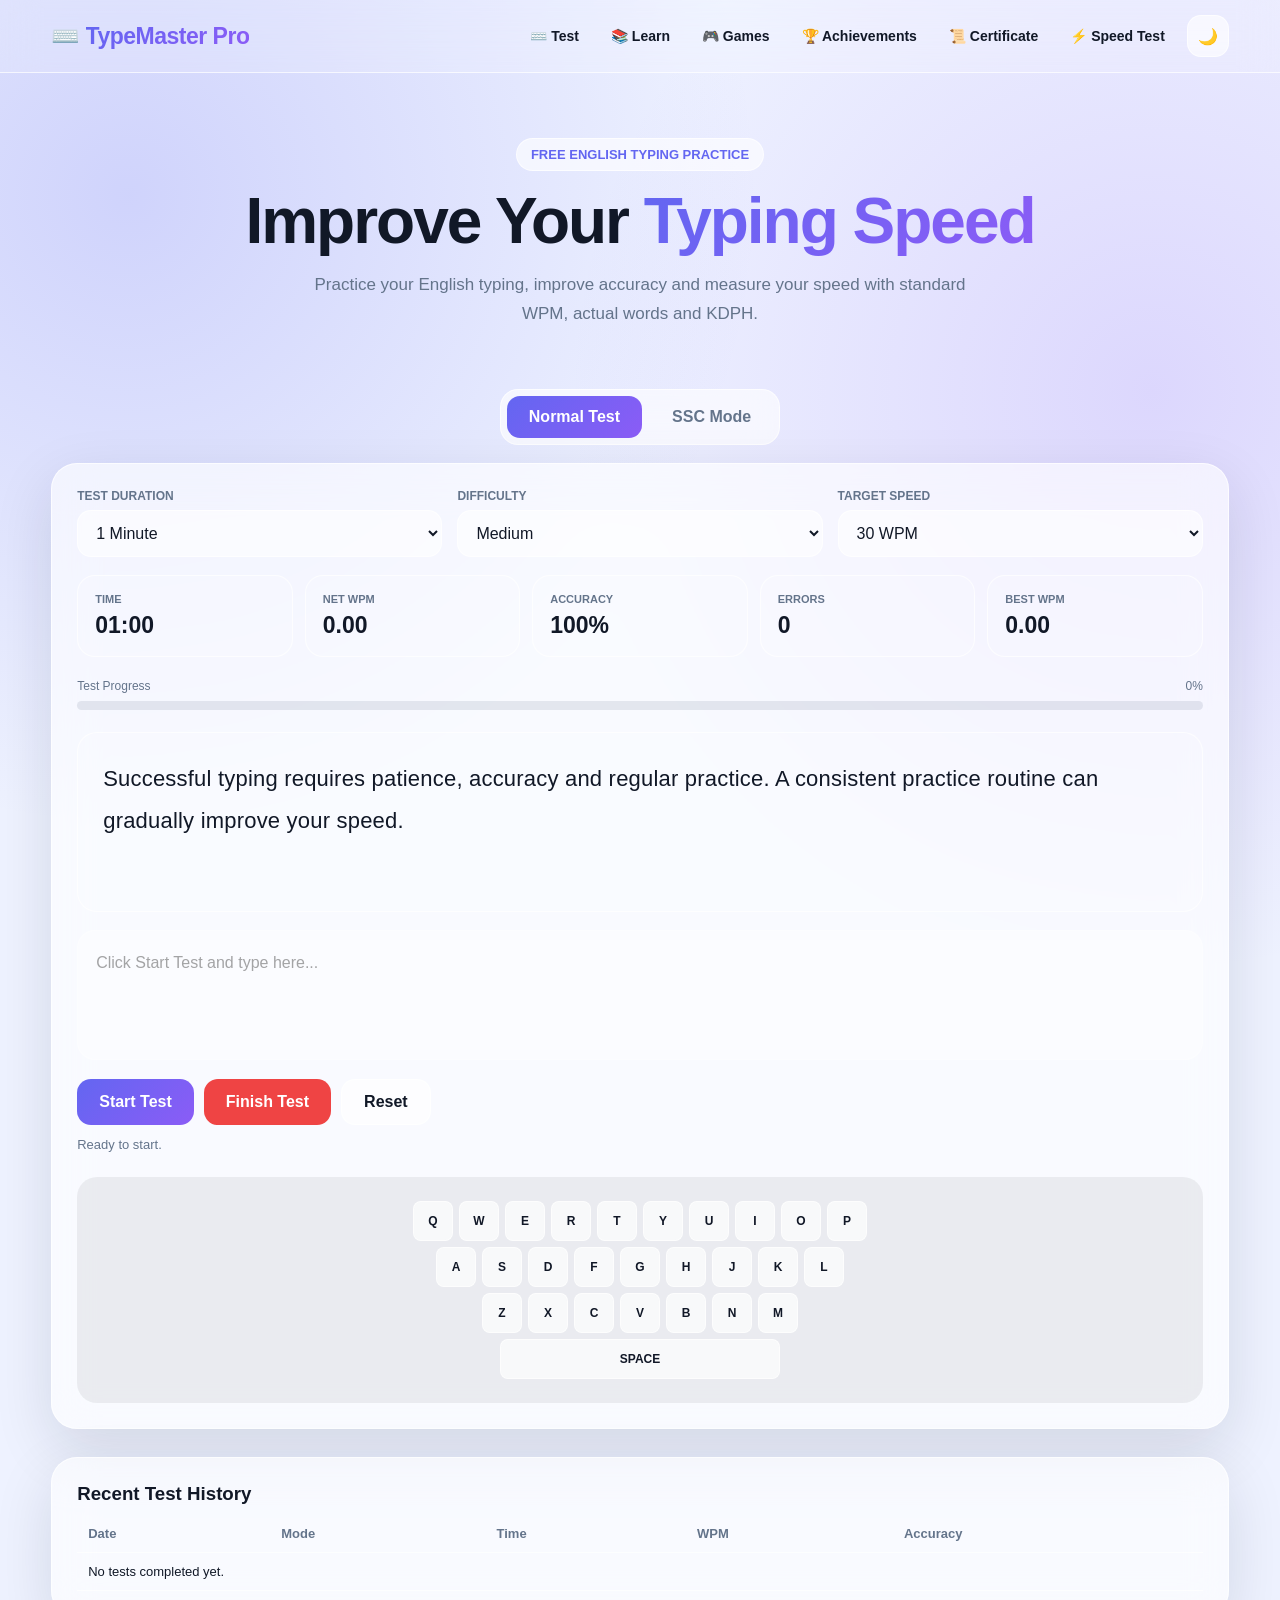
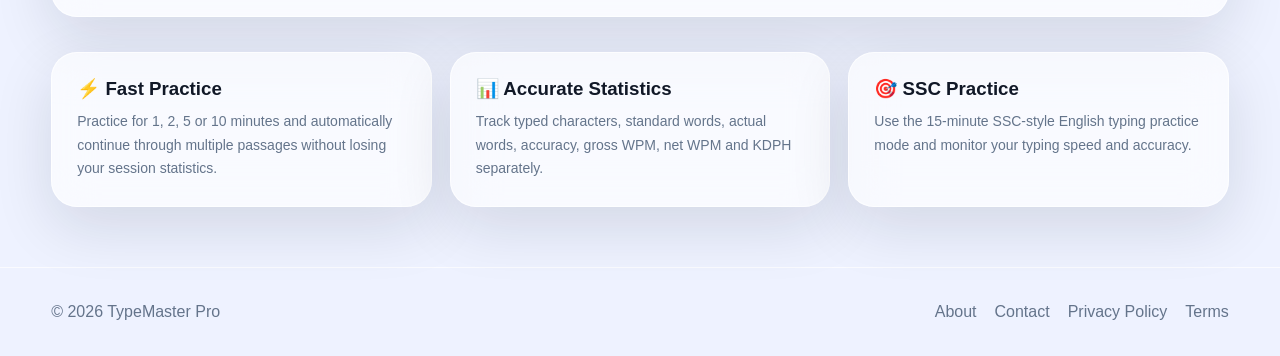
<file: index.html>
<!DOCTYPE html>
<html lang="en">
<head>
<meta charset="UTF-8">

<meta name="viewport" content="width=device-width, initial-scale=1.0">

<title>TypeMaster Pro - Free Online Typing Test</title>

<meta name="description"
content="Free online English typing test with WPM, accuracy, KDPH, standard words, actual words, SSC typing practice and typing history.">

<meta name="keywords"
content="typing test, typing master, typing master pro, typing speed test, WPM test, typing game, computer game, SSC typing test, English typing practice, KDPH">

<link rel="icon"
href="data:image/svg+xml,%3Csvg xmlns='http://www.w3.org/2000/svg' viewBox='0 0 100 100'%3E%3Ctext y='.9em' font-size='90'%3E⌨️%3C/text%3E%3C/svg%3E">
    
<style>

*{
    box-sizing:border-box;
    margin:0;
    padding:0;
}

:root{
    --bg:#eef2ff;
    --text:#111827;
    --muted:#64748b;
    --card:rgba(255,255,255,.62);
    --border:rgba(255,255,255,.7);
    --input:rgba(255,255,255,.55);
    --accent:#6366f1;
    --accent2:#8b5cf6;
    --danger:#ef4444;
    --success:#16a34a;
    --shadow:0 20px 60px rgba(15,23,42,.12);
}

body.dark-mode{
    --bg:#080b16;
    --text:#f8fafc;
    --muted:#94a3b8;
    --card:rgba(15,23,42,.62);
    --border:rgba(255,255,255,.10);
    --input:rgba(15,23,42,.55);
    --shadow:0 20px 60px rgba(0,0,0,.35);
}

body{
    font-family:Inter,Segoe UI,Arial,sans-serif;
    background:
        radial-gradient(circle at 10% 10%,rgba(99,102,241,.22),transparent 30%),
        radial-gradient(circle at 90% 20%,rgba(139,92,246,.18),transparent 30%),
        var(--bg);
    color:var(--text);
    min-height:100vh;
    transition:.3s;
}

button,
select,
textarea{
    font:inherit;
}

button{
    cursor:pointer;
}

.container{
    width:min(1180px,92%);
    margin:auto;
}

/* HEADER */

header{
    position:sticky;
    top:0;
    z-index:50;
    backdrop-filter:blur(18px);
    background:rgba(255,255,255,.15);
    border-bottom:1px solid var(--border);
}

.nav{
    height:72px;
    display:flex;
    align-items:center;
    justify-content:space-between;
}

.logo{
    font-size:23px;
    font-weight:800;
    letter-spacing:-.5px;
}

.logo span{
    background:linear-gradient(135deg,var(--accent),var(--accent2));
    -webkit-background-clip:text;
    color:transparent;
}

.nav-right{
    display:flex;
    align-items:center;
    gap:10px;
}

.icon-btn{
    width:42px;
    height:42px;
    border-radius:14px;
    border:1px solid var(--border);
    background:var(--card);
    color:var(--text);
}

/* HERO */

.hero{
    padding:65px 0 30px;
    text-align:center;
}

.badge{
    display:inline-block;
    padding:8px 14px;
    border-radius:30px;
    background:var(--card);
    border:1px solid var(--border);
    color:var(--accent);
    font-size:13px;
    font-weight:700;
    margin-bottom:18px;
}

.hero h1{
    font-size:clamp(36px,6vw,64px);
    line-height:1;
    letter-spacing:-2px;
    margin-bottom:18px;
}

.gradient{
    background:linear-gradient(135deg,var(--accent),var(--accent2));
    -webkit-background-clip:text;
    color:transparent;
}

.hero p{
    max-width:700px;
    margin:auto;
    color:var(--muted);
    font-size:17px;
    line-height:1.7;
}

/* TABS */

.tabs{
    display:flex;
    gap:8px;
    margin:30px auto 18px;
    width:max-content;
    padding:6px;
    border-radius:18px;
    background:var(--card);
    border:1px solid var(--border);
    backdrop-filter:blur(20px);
}

.tab{
    border:0;
    padding:12px 22px;
    border-radius:13px;
    background:transparent;
    color:var(--muted);
    font-weight:700;
}

.tab.active{
    background:linear-gradient(135deg,var(--accent),var(--accent2));
    color:white;
}

/* MAIN CARD */

.glass{
    background:var(--card);
    border:1px solid var(--border);
    box-shadow:var(--shadow);
    backdrop-filter:blur(22px);
    -webkit-backdrop-filter:blur(22px);
    border-radius:26px;
}

.test-card{
    padding:25px;
    margin-bottom:28px;
}

/* CONTROLS */

.controls{
    display:grid;
    grid-template-columns:repeat(3,1fr);
    gap:15px;
}

.control label{
    display:block;
    font-size:12px;
    color:var(--muted);
    font-weight:700;
    margin-bottom:7px;
}

select{
    width:100%;
    padding:13px 14px;
    border-radius:14px;
    border:1px solid var(--border);
    background:var(--input);
    color:var(--text);
    outline:none;
}

/* STATS */

.stats{
    display:grid;
    grid-template-columns:repeat(5,1fr);
    gap:12px;
    margin-top:18px;
}

.stat{
    padding:17px;
    border-radius:18px;
    background:rgba(255,255,255,.12);
    border:1px solid var(--border);
}

.stat small{
    color:var(--muted);
    display:block;
    font-size:11px;
    font-weight:700;
    margin-bottom:7px;
}

.stat strong{
    font-size:23px;
}

/* PROGRESS */

.progress-wrap{
    margin:22px 0;
}

.progress-info{
    display:flex;
    justify-content:space-between;
    color:var(--muted);
    font-size:12px;
    margin-bottom:8px;
}

.progress{
    height:9px;
    border-radius:20px;
    background:rgba(100,116,139,.15);
    overflow:hidden;
}

.progress-bar{
    width:0%;
    height:100%;
    background:linear-gradient(90deg,var(--accent),var(--accent2));
    transition:.2s;
}

/* PASSAGE */

.passage{
    min-height:180px;
    padding:25px;
    border-radius:20px;
    background:rgba(255,255,255,.10);
    border:1px solid var(--border);
    font-size:22px;
    line-height:1.9;
    letter-spacing:.2px;
    margin-bottom:18px;
}

.char.correct{
    color:var(--success);
}

.char.wrong{
    color:var(--danger);
    text-decoration:underline;
}

.char.current{
    background:rgba(99,102,241,.25);
    border-radius:3px;
}

/* INPUT */

textarea{
    width:100%;
    height:130px;
    resize:none;
    padding:18px;
    border-radius:18px;
    border:1px solid var(--border);
    background:var(--input);
    color:var(--text);
    outline:none;
    line-height:1.7;
}

textarea:focus{
    border-color:var(--accent);
    box-shadow:0 0 0 3px rgba(99,102,241,.12);
}

textarea:disabled{
    opacity:.65;
}

/* BUTTONS */

.actions{
    display:flex;
    gap:10px;
    margin-top:15px;
}

.btn{
    border:0;
    border-radius:14px;
    padding:13px 22px;
    font-weight:800;
}

.btn-primary{
    color:white;
    background:linear-gradient(135deg,var(--accent),var(--accent2));
}

.btn-secondary{
    background:var(--card);
    color:var(--text);
    border:1px solid var(--border);
}

.btn-danger{
    background:#ef4444;
    color:white;
}

/* KEYBOARD */

.keyboard{
    margin-top:25px;
    padding:18px;
    border-radius:20px;
    background:rgba(0,0,0,.06);
    overflow-x:auto;
}

body.dark-mode .keyboard{
    background:rgba(255,255,255,.04);
}

.key-row{
    display:flex;
    justify-content:center;
    gap:6px;
    margin:6px 0;
    min-width:650px;
}

.key{
    min-width:40px;
    height:40px;
    border-radius:8px;
    display:flex;
    align-items:center;
    justify-content:center;
    border:1px solid var(--border);
    background:var(--card);
    font-size:12px;
    font-weight:700;
    transition:.08s;
}

.key.active{
    background:var(--accent);
    color:white;
    transform:translateY(2px);
}

.key.space{
    width:280px;
}

/* RESULTS */

.result{
    display:none;
    padding:30px;
    margin-bottom:30px;
}

.result.show{
    display:block;
}

.result-title{
    text-align:center;
    margin-bottom:25px;
}

.result-title h2{
    font-size:32px;
    margin-bottom:8px;
}

.result-title p{
    color:var(--muted);
}

.result-main{
    display:grid;
    grid-template-columns:280px 1fr;
    gap:25px;
    align-items:center;
}

.speed-circle{
    width:230px;
    height:230px;
    margin:auto;
    border-radius:50%;
    display:flex;
    flex-direction:column;
    align-items:center;
    justify-content:center;
    background:
        radial-gradient(circle,var(--bg) 58%,transparent 59%),
        conic-gradient(var(--accent) var(--score),rgba(100,116,139,.15) 0);
}

.speed-circle strong{
    font-size:48px;
}

.speed-circle span{
    color:var(--muted);
    font-size:13px;
    font-weight:700;
}

.result-grid{
    display:grid;
    grid-template-columns:repeat(3,1fr);
    gap:12px;
}

.result-item{
    padding:17px;
    border-radius:17px;
    background:rgba(255,255,255,.09);
    border:1px solid var(--border);
}

.result-item small{
    color:var(--muted);
    display:block;
    margin-bottom:6px;
}

.result-item strong{
    font-size:21px;
}

/* HISTORY */

.history{
    margin-top:25px;
}

.history h3{
    margin-bottom:12px;
}

.history-table{
    width:100%;
    border-collapse:collapse;
}

.history-table th,
.history-table td{
    padding:11px;
    text-align:left;
    border-bottom:1px solid var(--border);
    font-size:13px;
}

.history-table th{
    color:var(--muted);
}

/* INFO */

.info-grid{
    display:grid;
    grid-template-columns:repeat(3,1fr);
    gap:18px;
    margin:35px 0;
}

.info-card{
    padding:25px;
}

.info-card h3{
    margin-bottom:10px;
}

.info-card p{
    color:var(--muted);
    line-height:1.7;
    font-size:14px;
}

/* FOOTER */

footer{
    margin-top:60px;
    padding:35px 0;
    border-top:1px solid var(--border);
    color:var(--muted);
}

.footer-content{
    display:flex;
    justify-content:space-between;
    gap:20px;
}

.footer-links{
    display:flex;
    gap:18px;
    flex-wrap:wrap;
}

.footer-links a{
    color:var(--muted);
    text-decoration:none;
}

/* PAGES */

.page{
    display:none;
    padding:45px 0;
}

.page.active{
    display:block;
}

.page-card{
    padding:35px;
}

.page-card h2{
    margin-bottom:18px;
}

.page-card h3{
    margin:25px 0 8px;
}

.page-card p,
.page-card li{
    color:var(--muted);
    line-height:1.8;
}

.page-card ul{
    padding-left:22px;
}

/* STATUS */

.status{
    margin-top:12px;
    color:var(--muted);
    font-size:13px;
}

.pass{
    color:var(--success);
    font-weight:800;
}

.fail{
    color:var(--danger);
    font-weight:800;
}

/* MOBILE */

@media(max-width:800px){

    .controls{
        grid-template-columns:1fr;
    }

    .stats{
        grid-template-columns:repeat(2,1fr);
    }

    .result-main{
        grid-template-columns:1fr;
    }

    .result-grid{
        grid-template-columns:repeat(2,1fr);
    }

    .info-grid{
        grid-template-columns:1fr;
    }

    .footer-content{
        flex-direction:column;
    }

    .passage{
        font-size:18px;
    }

    .tabs{
        width:100%;
    }

    .tab{
        flex:1;
        padding:11px 8px;
    }
}

@media(max-width:480px){

    .hero{
        padding-top:40px;
    }

    .test-card{
        padding:16px;
    }

    .stats{
        grid-template-columns:1fr 1fr;
    }

    .result-grid{
        grid-template-columns:1fr 1fr;
    }

    .speed-circle{
        width:200px;
        height:200px;
    }
}

.main-nav{
    display:flex;
    align-items:center;
    gap:8px;
    flex-wrap:wrap;
}

.main-nav a{
    text-decoration:none;
    color:var(--text);
    font-weight:700;
    font-size:14px;
    padding:9px 12px;
    border-radius:10px;
    transition:.2s;
}

.main-nav a:hover{
    background:rgba(99,102,241,.12);
    color:var(--accent);
}

@media(max-width:900px){
    .main-nav{
        overflow-x:auto;
        max-width:70vw;
        flex-wrap:nowrap;
    }

    .main-nav a{
        white-space:nowrap;
    }
}
    
</style>
</head>

<body>

<header>
<div class="container nav">

<div class="logo">
⌨️ <span>TypeMaster Pro</span>
</div>

<div class="nav-right">

<div class="main-nav">

<a href="index.html">⌨️ Test</a>

<a href="learn.html">📚 Learn</a>

<a href="games.html">🎮 Games</a>

<a href="achievements.html">🏆 Achievements</a>

<a href="certificate.html">📜 Certificate</a>

<a href="typing-speed-test.html">⚡ Speed Test</a>

</div>

<button 
    class="icon-btn" 
    onclick="toggleTMTheme()" 
    id="TmThemeBtn">
    🌙
</button>

</div>

</div>
</header>


<main class="container">

<section class="hero">

<div class="badge">FREE ENGLISH TYPING PRACTICE</div>

<h1>
Improve Your
<span class="gradient">Typing Speed</span>
</h1>

<p>
Practice your English typing, improve accuracy and measure your
speed with standard WPM, actual words and KDPH.
</p>

</section>


<!-- TEST TABS -->

<div class="tabs">

<button class="tab active" id="normalTab" onclick="selectMode('normal')">
Normal Test
</button>

<button class="tab" id="sscTab" onclick="selectMode('ssc')">
SSC Mode
</button>

</div>


<!-- TEST -->

<section class="glass test-card" id="testSection">

<div class="controls">

<div class="control">

<label>TEST DURATION</label>

<select id="duration">
<option value="60">1 Minute</option>
<option value="120">2 Minutes</option>
<option value="300">5 Minutes</option>
<option value="600">10 Minutes</option>
</select>

</div>


<div class="control">

<label>DIFFICULTY</label>

<select id="difficulty">

<option value="easy">Easy</option>
<option value="medium" selected>Medium</option>
<option value="hard">Hard</option>

</select>

</div>


<div class="control">

<label>TARGET SPEED</label>

<select id="target">

<option value="30">30 WPM</option>
<option value="35">35 WPM</option>
<option value="40">40 WPM</option>
<option value="50">50 WPM</option>
<option value="60">60 WPM</option>

</select>

</div>

</div>


<div class="stats">

<div class="stat">
<small>TIME</small>
<strong id="timeDisplay">01:00</strong>
</div>

<div class="stat">
<small>NET WPM</small>
<strong id="wpmDisplay">0.00</strong>
</div>

<div class="stat">
<small>ACCURACY</small>
<strong id="accuracyDisplay">100%</strong>
</div>

<div class="stat">
<small>ERRORS</small>
<strong id="errorDisplay">0</strong>
</div>

<div class="stat">
<small>BEST WPM</small>
<strong id="bestDisplay">0.00</strong>
</div>

</div>


<div class="progress-wrap">

<div class="progress-info">

<span>Test Progress</span>

<span id="progressText">0%</span>

</div>

<div class="progress">
<div class="progress-bar" id="progressBar"></div>
</div>

</div>


<div class="passage" id="passage"></div>


<textarea
id="typingInput"
placeholder="Click Start Test and type here..."
disabled
spellcheck="false"
autocomplete="off"
autocorrect="off"
autocapitalize="off"></textarea>


<div class="actions">

<button class="btn btn-primary" onclick="startTest()" id="startBtn">
Start Test
</button>

<button class="btn btn-danger" onclick="finishTest()">
Finish Test
</button>

<button class="btn btn-secondary" onclick="resetTest()">
Reset
</button>

</div>


<div class="status" id="status">
Ready to start.
</div>


<!-- KEYBOARD -->

<div class="keyboard">

<div class="key-row">
<div class="key">Q</div>
<div class="key">W</div>
<div class="key">E</div>
<div class="key">R</div>
<div class="key">T</div>
<div class="key">Y</div>
<div class="key">U</div>
<div class="key">I</div>
<div class="key">O</div>
<div class="key">P</div>
</div>

<div class="key-row">
<div class="key">A</div>
<div class="key">S</div>
<div class="key">D</div>
<div class="key">F</div>
<div class="key">G</div>
<div class="key">H</div>
<div class="key">J</div>
<div class="key">K</div>
<div class="key">L</div>
</div>

<div class="key-row">
<div class="key">Z</div>
<div class="key">X</div>
<div class="key">C</div>
<div class="key">V</div>
<div class="key">B</div>
<div class="key">N</div>
<div class="key">M</div>
</div>

<div class="key-row">
<div class="key space">SPACE</div>
</div>

</div>

</section>


<!-- RESULT -->

<section class="glass result" id="resultSection">

<div class="result-title">

<h2>Test Complete 🎉</h2>

<p id="resultMessage">
Here is your typing performance.
</p>

</div>


<div class="result-main">

<div>

<div class="speed-circle" id="speedCircle">

<strong id="resultNetWpm">0.00</strong>

<span>NET WPM</span>

</div>

</div>


<div class="result-grid">

<div class="result-item">
<small>Gross WPM</small>
<strong id="resultGross">0.00</strong>
</div>

<div class="result-item">
<small>Net WPM</small>
<strong id="resultNet">0.00</strong>
</div>

<div class="result-item">
<small>Accuracy</small>
<strong id="resultAccuracy">100%</strong>
</div>

<div class="result-item">
<small>Typed Characters</small>
<strong id="resultChars">0</strong>
</div>

<div class="result-item">
<small>Standard Words</small>
<strong id="resultStandardWords">0.00</strong>
</div>

<div class="result-item">
<small>Actual Words</small>
<strong id="resultActualWords">0</strong>
</div>

<div class="result-item">
<small>Correct Characters</small>
<strong id="resultCorrect">0</strong>
</div>

<div class="result-item">
<small>Wrong Characters</small>
<strong id="resultWrong">0</strong>
</div>

<div class="result-item">
<small>KDPH</small>
<strong id="resultKdph">0</strong>
</div>

<div class="result-item">
<small>Test Time</small>
<strong id="resultTime">0 sec</strong>
</div>

<div class="result-item">
<small>Target Speed</small>
<strong id="resultTarget">30 WPM</strong>
</div>

<div class="result-item">
<small>Best WPM</small>
<strong id="resultBest">0.00</strong>
</div>

</div>

</div>


<div class="actions">

<button class="btn btn-primary" onclick="startTest()">
Try Again
</button>

<button class="btn btn-secondary" onclick="window.print()">
Print Result
</button>

</div>

</section>


<!-- HISTORY -->

<section class="glass info-card history">

<h3>Recent Test History</h3>

<table class="history-table">

<thead>

<tr>
<th>Date</th>
<th>Mode</th>
<th>Time</th>
<th>WPM</th>
<th>Accuracy</th>
</tr>

</thead>

<tbody id="historyBody"></tbody>

</table>

</section>


<!-- INFO -->

<section class="info-grid">

<div class="glass info-card">

<h3>⚡ Fast Practice</h3>

<p>
Practice for 1, 2, 5 or 10 minutes and automatically continue
through multiple passages without losing your session statistics.
</p>

</div>


<div class="glass info-card">

<h3>📊 Accurate Statistics</h3>

<p>
Track typed characters, standard words, actual words, accuracy,
gross WPM, net WPM and KDPH separately.
</p>

</div>


<div class="glass info-card">

<h3>🎯 SSC Practice</h3>

<p>
Use the 15-minute SSC-style English typing practice mode and
monitor your typing speed and accuracy.
</p>

</div>

</section>


<!-- ABOUT -->

<section class="page" id="aboutPage">

<div class="glass page-card">

<h2>About TypeMaster Pro</h2>

<p>
TypeMaster Pro is a free English typing practice website designed
to help students, job seekers and office professionals improve
their typing speed and accuracy.
</p>

<h3>What can you practice?</h3>

<ul>
<li>English typing speed</li>
<li>Standard WPM</li>
<li>Actual word counting</li>
<li>Accuracy</li>
<li>KDPH</li>
<li>SSC-style typing practice</li>
</ul>

</div>

</section>


<!-- CONTACT -->

<section class="page" id="contactPage">

<div class="glass page-card">

<h2>Contact</h2>

<p>
For suggestions, corrections or technical issues, contact us by email.
</p>

<p style="margin-top:15px;">
Email:
<a href="mailto:your-email@example.com">
your-email@example.com
</a>
</p>

</div>

</section>


<!-- PRIVACY -->

<section class="page" id="privacyPage">

<div class="glass page-card">

<h2>Privacy Policy</h2>

<p>
TypeMaster Pro is designed to provide typing practice without
requiring users to create an account.
</p>

<h3>Local Data</h3>

<p>
Typing statistics such as best WPM and recent test history may be
stored locally in your browser using local storage.
</p>

<h3>Third Party Services</h3>

<p>
This basic version does not require external analytics or advertising
services.
</p>

</div>

</section>


<!-- TERMS -->

<section class="page" id="termsPage">

<div class="glass page-card">

<h2>Terms & Conditions</h2>

<p>
By using TypeMaster Pro, you agree to use the website for lawful
purposes.
</p>

<h3>Accuracy</h3>

<p>
Typing results are provided for practice and informational purposes.
Different examinations and organizations may use their own
evaluation rules.
</p>

<h3>Availability</h3>

<p>
The website is provided on an as-is basis and functionality may be
changed or improved in future versions.
</p>

</div>

</section>

</main>


<footer>

<div class="container footer-content">

<div>
© 2026 TypeMaster Pro
</div>

<div class="footer-links">

<a href="#" onclick="showPage('aboutPage')">About</a>

<a href="#" onclick="showPage('contactPage')">Contact</a>

<a href="#" onclick="showPage('privacyPage')">Privacy Policy</a>

<a href="#" onclick="showPage('termsPage')">Terms</a>

</div>

</div>

</footer>


<script>

/* =========================
   PASSAGES
========================= */

const passages = {

easy: [

"Typing is an important skill for students and office professionals. Regular practice can improve speed and accuracy.",

"Good typing skills save time and help you complete daily computer work more efficiently.",

"Practice every day and focus on accuracy before trying to type faster.",

"Learning to type correctly can make computer work easier and more comfortable."

],

medium: [

"Successful typing requires patience, accuracy and regular practice. A consistent practice routine can gradually improve your speed.",

"Office professionals often work with emails, reports, spreadsheets and documents. Better typing skills can make these tasks faster.",

"Speed is useful, but accuracy is equally important. Try to reduce mistakes while maintaining a comfortable typing rhythm.",

"Many competitive examinations require candidates to demonstrate their typing ability within a fixed amount of time."

],

hard: [

"Professional productivity depends on the ability to communicate information quickly and accurately. Consistent keyboard practice develops coordination and confidence.",

"Administrative professionals frequently handle detailed correspondence, spreadsheets, reports and digital records where typing accuracy is extremely important.",

"Developing a high typing speed should never come at the expense of accuracy. The most effective approach is to build correct typing habits first.",

"Competitive examination typing tests require concentration, rhythm and careful attention to punctuation, spaces and capitalization."

]

};


/* =========================
   STATE
========================= */

let mode = "normal";

let duration = 60;

let running = false;

let elapsedSeconds = 0;

let remainingSeconds = 60;

let timer = null;

let passageIndex = 0;

let currentPassage = "";

let currentTyped = 0;

let currentCorrect = 0;

let currentWrong = 0;


/*
IMPORTANT:
These are SESSION totals.

They are NOT reset when a new passage loads.
*/

let sessionTyped = 0;
let sessionCorrect = 0;
let sessionWrong = 0;


/*
Text typed by user for ACTUAL WORD counting.
*/
let sessionTypedText = "";


/* =========================
   ELEMENTS
========================= */

const input = document.getElementById("typingInput");
const passageBox = document.getElementById("passage");

const timeDisplay = document.getElementById("timeDisplay");
const wpmDisplay = document.getElementById("wpmDisplay");
const accuracyDisplay = document.getElementById("accuracyDisplay");
const errorDisplay = document.getElementById("errorDisplay");

const progressBar = document.getElementById("progressBar");
const progressText = document.getElementById("progressText");

const statusBox = document.getElementById("status");

const resultSection = document.getElementById("resultSection");


/* =========================
   BEST WPM
========================= */

function getBestWpm(){

    return Number(localStorage.getItem("typingBestWpm") || 0);

}


function updateBestDisplay(){

    document.getElementById("bestDisplay").textContent =
        getBestWpm().toFixed(2);

}

updateBestDisplay();


/* =========================
   MODE
========================= */

function selectMode(newMode){

    if(running) return;

    mode = newMode;

    document.getElementById("normalTab").classList.toggle(
        "active",
        mode === "normal"
    );

    document.getElementById("sscTab").classList.toggle(
        "active",
        mode === "ssc"
    );


    if(mode === "ssc"){

        duration = 900;

        document.getElementById("duration").disabled = true;

        document.getElementById("duration").value = "600";

        document.getElementById("difficulty").value = "medium";

        document.getElementById("target").value = "35";

        statusBox.textContent =
            "SSC Mode: 15-minute English typing practice.";

    }else{

        document.getElementById("duration").disabled = false;

        duration =
            Number(document.getElementById("duration").value);

        statusBox.textContent =
            "Normal typing test selected.";

    }

    resetTest();

}


/* =========================
   DURATION
========================= */

document.getElementById("duration").addEventListener(
    "change",
    function(){

        if(mode === "normal"){

            duration = Number(this.value);

            resetTest();

        }

    }
);


/* =========================
   LOAD PASSAGE
========================= */

function loadPassage(){

    const difficulty =
        document.getElementById("difficulty").value;

    const list = passages[difficulty];

    currentPassage =
        list[passageIndex % list.length];

    passageIndex++;

    currentTyped = 0;
    currentCorrect = 0;
    currentWrong = 0;

    renderPassage();

}


function renderPassage(){

    passageBox.innerHTML = "";

    for(let i = 0; i < currentPassage.length; i++){

        const span = document.createElement("span");

        span.className = "char";

        span.textContent = currentPassage[i];

        passageBox.appendChild(span);

    }

}


/* =========================
   STANDARD WORDS
========================= */

/*
THIS IS THE IMPORTANT FIX.

Standard Words are NOT actual words.

10 characters / 5 = 2 standard words.

Therefore:

10 characters = 2
20 characters = 4
50 characters = 10
100 characters = 20
*/

function getStandardWords(){

    return sessionTyped / 5;

}


/* =========================
   ACTUAL WORDS
========================= */

function getActualWords(){

    const text = sessionTypedText.trim();

    if(!text) return 0;

    return text
        .split(/\s+/)
        .filter(Boolean)
        .length;

}


/* =========================
   STATISTICS
========================= */

function calculateStats(){

    const minutes =
        Math.max(elapsedSeconds, 1) / 60;

    const typed =
        sessionTyped;

    const correct =
        sessionCorrect;

    const wrong =
        sessionWrong;


    /*
    Gross WPM:
    ALL typed characters / 5 / minutes
    */

    const grossWpm =
        (typed / 5) / minutes;


    /*
    Net WPM:
    CORRECT characters / 5 / minutes
    */

    const netWpm =
        (correct / 5) / minutes;


    const accuracy =
        typed > 0
        ? (correct / typed) * 100
        : 100;


    /*
    KDPH based on correct key depressions.
    */

    const kdph =
        minutes > 0
        ? (correct / minutes) * 60
        : 0;


    return {

        typed,
        correct,
        wrong,

        grossWpm,
        netWpm,

        accuracy,

        kdph,

        standardWords:
            getStandardWords(),

        actualWords:
            getActualWords()

    };

}


/* =========================
   LIVE STATS
========================= */

function updateLiveStats(){

    const stats = calculateStats();

    wpmDisplay.textContent =
        stats.netWpm.toFixed(2);

    accuracyDisplay.textContent =
        stats.accuracy.toFixed(1) + "%";

    errorDisplay.textContent =
        stats.wrong;


    /*
    IMPORTANT:
    Progress is based on TIME.
    */

    const percent =
        Math.min(
            (elapsedSeconds / duration) * 100,
            100
        );

    progressBar.style.width =
        percent + "%";

    progressText.textContent =
        Math.round(percent) + "%";

}


/* =========================
   TIME FORMAT
========================= */

function formatTime(seconds){

    const min =
        Math.floor(seconds / 60);

    const sec =
        seconds % 60;

    return String(min).padStart(2,"0")
        + ":" +
        String(sec).padStart(2,"0");

}


/* =========================
   START TEST
========================= */

function startTest(){

    clearInterval(timer);

    duration =
        mode === "ssc"
        ? 900
        : Number(document.getElementById("duration").value);


    running = true;

    elapsedSeconds = 0;

    remainingSeconds = duration;

    passageIndex = 0;

    sessionTyped = 0;
    sessionCorrect = 0;
    sessionWrong = 0;

    sessionTypedText = "";

    currentTyped = 0;
    currentCorrect = 0;
    currentWrong = 0;


    resultSection.classList.remove("show");

    input.disabled = false;

    input.value = "";

    input.focus();


    loadPassage();

    updateTime();

    updateLiveStats();


    statusBox.textContent =
        mode === "ssc"
        ? "SSC test started. Type carefully and accurately."
        : "Test started. Keep typing until the timer ends.";


    timer = setInterval(function(){

        if(!running) return;

        elapsedSeconds++;

        remainingSeconds--;

        updateTime();

        updateLiveStats();


        if(remainingSeconds <= 0){

            finishTest();

        }

    },1000);

}


/* =========================
   TIME DISPLAY
========================= */

function updateTime(){

    timeDisplay.textContent =
        formatTime(remainingSeconds);

}


/* =========================
   INPUT HANDLER
========================= */

input.addEventListener("input", function(){

    if(!running) return;


    const value = input.value;


    /*
    If user types beyond passage length,
    prevent extra characters.
    */

    if(value.length > currentPassage.length){

        input.value =
            value.substring(
                0,
                currentPassage.length
            );

    }


    currentTyped =
        input.value.length;


    currentCorrect = 0;

    currentWrong = 0;


    /*
    Compare every typed character.
    */

    for(
        let i = 0;
        i < input.value.length;
        i++
    ){

        if(
            input.value[i]
            ===
            currentPassage[i]
        ){

            currentCorrect++;

        }else{

            currentWrong++;

        }

    }


    renderTypedPassage();

    calculateSessionPreview();

    updateLiveStats();


    /*
    PASSAGE COMPLETE
    */

    if(
        input.value.length
        >=
        currentPassage.length
    ){

        /*
        Add this passage's typed data
        to the SESSION totals.
        */

        sessionTyped += currentTyped;

        sessionCorrect += currentCorrect;

        sessionWrong += currentWrong;


        /*
        Add user typed text for actual words.
        */

        sessionTypedText +=
            input.value + " ";


        input.value = "";

        loadPassage();

        input.focus();

    }

});


/* =========================
   RENDER TYPED PASSAGE
========================= */

function renderTypedPassage(){

    const chars =
        passageBox.querySelectorAll(".char");


    for(let i = 0; i < chars.length; i++){

        chars[i].className = "char";

        if(i < input.value.length){

            if(
                input.value[i]
                ===
                currentPassage[i]
            ){

                chars[i].classList.add("correct");

            }else{

                chars[i].classList.add("wrong");

            }

        }


        if(i === input.value.length){

            chars[i].classList.add("current");

        }

    }

}


/* =========================
   SESSION PREVIEW
========================= */

function calculateSessionPreview(){

    const typed =
        sessionTyped + currentTyped;

    const correct =
        sessionCorrect + currentCorrect;

    const wrong =
        sessionWrong + currentWrong;


    const minutes =
        Math.max(elapsedSeconds,1) / 60;


    const netWpm =
        (correct / 5) / minutes;


    const accuracy =
        typed > 0
        ? (correct / typed) * 100
        : 100;


    wpmDisplay.textContent =
        netWpm.toFixed(2);

    accuracyDisplay.textContent =
        accuracy.toFixed(1) + "%";

    errorDisplay.textContent =
        wrong;

}


/* =========================
   FINISH TEST
========================= */

function finishTest(){

    /*
    CRITICAL:
    If test has NOT started,
    Finish button must do NOTHING.
    */

    if(!running){

        return;

    }


    running = false;

    clearInterval(timer);

    /*
    Add current unfinished passage.
    */

    sessionTyped += currentTyped;

    sessionCorrect += currentCorrect;

    sessionWrong += currentWrong;


    sessionTypedText +=
        input.value;


    input.disabled = true;


    const stats =
        calculateStats();


    showResult(stats);


    saveHistory(stats);


    /*
    Update best WPM.
    */

    const oldBest =
        getBestWpm();


    if(stats.netWpm > oldBest){

        localStorage.setItem(
            "typingBestWpm",
            stats.netWpm.toFixed(2)
        );

    }


    updateBestDisplay();


    statusBox.innerHTML =
        "Test finished. See your detailed result below.";

}


/* =========================
   RESULT
========================= */

function showResult(stats){

    document.getElementById("resultGross")
        .textContent =
        stats.grossWpm.toFixed(2);


    document.getElementById("resultNet")
        .textContent =
        stats.netWpm.toFixed(2);


    document.getElementById("resultNetWpm")
        .textContent =
        stats.netWpm.toFixed(2);


    document.getElementById("resultAccuracy")
        .textContent =
        stats.accuracy.toFixed(1) + "%";


    document.getElementById("resultChars")
        .textContent =
        stats.typed;


    /*
    STANDARD WORDS:
    Characters / 5

    Example:
    10 characters = 2.00
    */

    document.getElementById("resultStandardWords")
        .textContent =
        stats.standardWords.toFixed(2);


    /*
    ACTUAL WORDS:
    Real whitespace-separated words.
    */

    document.getElementById("resultActualWords")
        .textContent =
        stats.actualWords;


    document.getElementById("resultCorrect")
        .textContent =
        stats.correct;


    document.getElementById("resultWrong")
        .textContent =
        stats.wrong;


    document.getElementById("resultKdph")
        .textContent =
        Math.round(stats.kdph);


    document.getElementById("resultTime")
        .textContent =
        elapsedSeconds + " sec";


    const target =
        Number(document.getElementById("target").value);


    document.getElementById("resultTarget")
        .textContent =
        target + " WPM";


    const best =
        Math.max(
            stats.netWpm,
            getBestWpm()
        );


    document.getElementById("resultBest")
        .textContent =
        best.toFixed(2);


    /*
    Circle progress.
    */

    const score =
        Math.min(
            (stats.netWpm / target) * 100,
            100
        );


    document.getElementById("speedCircle")
        .style.setProperty(
            "--score",
            score + "%"
        );


    const message =
        stats.netWpm >= target
        ? "Excellent! You reached your target speed."
        : "Keep practicing. You are getting closer to your target.";


    document.getElementById("resultMessage")
        .innerHTML =
        message;


    resultSection.classList.add("show");

    resultSection.scrollIntoView({
        behavior:"smooth",
        block:"start"
    });

}


/* =========================
   RESET
========================= */

function resetTest(){

    clearInterval(timer);

    running = false;

    elapsedSeconds = 0;

    duration =
        mode === "ssc"
        ? 900
        : Number(document.getElementById("duration").value);

    remainingSeconds =
        duration;

    passageIndex = 0;

    sessionTyped = 0;

    sessionCorrect = 0;

    sessionWrong = 0;

    sessionTypedText = "";

    currentTyped = 0;

    currentCorrect = 0;

    currentWrong = 0;

    input.value = "";

    input.disabled = true;

    resultSection.classList.remove("show");

    updateTime();

    wpmDisplay.textContent = "0.00";

    accuracyDisplay.textContent = "100%";

    errorDisplay.textContent = "0";

    progressBar.style.width = "0%";

    progressText.textContent = "0%";

    loadPassage();

    statusBox.textContent =
        "Ready to start.";

}


/* =========================
   KEYBOARD VISUAL
========================= */

document.addEventListener(
    "keydown",
    function(e){

        if(!running) return;

        let key =
            e.key.toUpperCase();

        if(e.code === "Space"){

            key = "SPACE";

        }


        const keys =
            document.querySelectorAll(".key");


        keys.forEach(function(k){

            if(k.textContent === key){

                k.classList.add("active");

                setTimeout(
                    () => k.classList.remove("active"),
                    100
                );

            }

        });

    }
);


/* =========================
   HISTORY
========================= */

function saveHistory(stats){

    const history =
        JSON.parse(
            localStorage.getItem("typingHistory")
            ||
            "[]"
        );


    history.unshift({

        date:
            new Date().toLocaleString(),

        mode:
            mode === "ssc"
            ? "SSC"
            : "Normal",

        time:
            elapsedSeconds,

        wpm:
            stats.netWpm,

        accuracy:
            stats.accuracy

    });


    /*
    Keep last 10 tests.
    */

    history.splice(10);


    localStorage.setItem(
        "typingHistory",
        JSON.stringify(history)
    );


    renderHistory();

}


function renderHistory(){

    const history =
        JSON.parse(
            localStorage.getItem("typingHistory")
            ||
            "[]"
        );


    const body =
        document.getElementById("historyBody");


    if(history.length === 0){

        body.innerHTML = `
        <tr>
        <td colspan="5">
        No tests completed yet.
        </td>
        </tr>
        `;

        return;

    }


    body.innerHTML =
        history.map(function(item){

            return `
            <tr>

            <td>${item.date}</td>

            <td>${item.mode}</td>

            <td>${item.time}s</td>

            <td>${Number(item.wpm).toFixed(2)}</td>

            <td>${Number(item.accuracy).toFixed(1)}%</td>

            </tr>
            `;

        }).join("");

}

renderHistory();


/* =========================
   PAGE NAVIGATION
========================= */

function showPage(pageId){

    document
        .querySelectorAll(".page")
        .forEach(function(page){

            page.classList.remove("active");

        });


    document
        .getElementById(pageId)
        .classList.add("active");


    window.scrollTo({
        top:0,
        behavior:"smooth"
    });

}


/* =========================
   INITIALIZE
========================= */

loadPassage();

updateTime();

updateBestDisplay();


</script>
    
<script src="theme.js"></script>
    
</body>
</html>
</file>
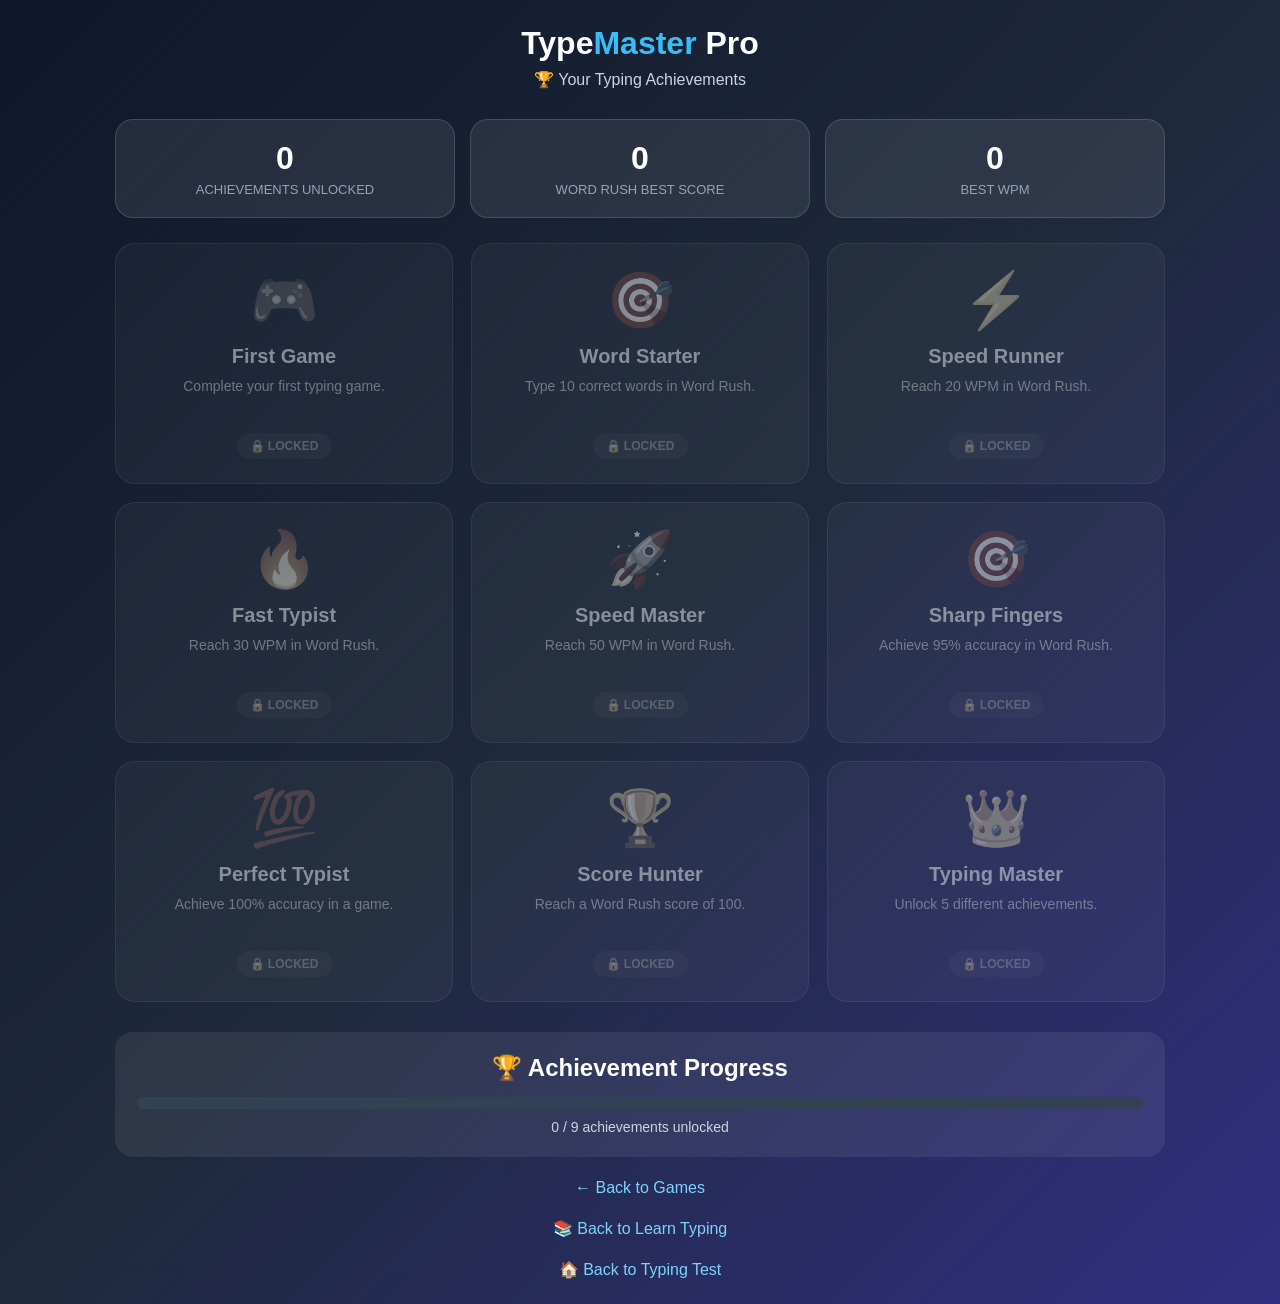
<file: achievements.html>
<!DOCTYPE html>
<html lang="en">
<head>
<meta charset="UTF-8">
<meta name="viewport" content="width=device-width, initial-scale=1.0">

<title>Typing Achievements | TypeMaster Pro</title>

<meta name="description" content="Track your typing achievements, milestones and typing game progress with TypeMaster Pro.">

<style>
*{
    box-sizing:border-box;
    margin:0;
    padding:0;
}

body{
    font-family:Arial,sans-serif;
    min-height:100vh;
    background:linear-gradient(135deg,#0f172a,#1e293b,#312e81);
    color:#fff;
    padding:25px 15px;
}

.container{
    max-width:1050px;
    margin:auto;
}

.header{
    text-align:center;
    margin-bottom:30px;
}

.logo{
    font-size:32px;
    font-weight:800;
}

.logo span{
    color:#38bdf8;
}

.header p{
    color:#cbd5e1;
    margin-top:8px;
}

.summary{
    display:grid;
    grid-template-columns:repeat(3,1fr);
    gap:15px;
    margin-bottom:25px;
}

.summary-card{
    background:rgba(255,255,255,.08);
    border:1px solid rgba(255,255,255,.14);
    border-radius:18px;
    padding:20px;
    text-align:center;
}

.summary-number{
    font-size:32px;
    font-weight:bold;
    margin-bottom:5px;
}

.summary-label{
    color:#94a3b8;
    font-size:13px;
}

.achievement-grid{
    display:grid;
    grid-template-columns:repeat(3,1fr);
    gap:18px;
}

.achievement{
    position:relative;
    background:rgba(255,255,255,.08);
    border:1px solid rgba(255,255,255,.14);
    border-radius:20px;
    padding:24px;
    text-align:center;
    transition:.25s;
}

.achievement:hover{
    transform:translateY(-5px);
}

.achievement.locked{
    opacity:.48;
    filter:grayscale(.8);
}

.icon{
    font-size:55px;
    margin-bottom:12px;
}

.achievement h2{
    font-size:20px;
    margin-bottom:8px;
}

.achievement p{
    color:#cbd5e1;
    font-size:14px;
    line-height:1.5;
    min-height:42px;
}

.status{
    display:inline-block;
    margin-top:15px;
    padding:6px 13px;
    border-radius:20px;
    font-size:12px;
    font-weight:bold;
}

.unlocked .status{
    background:rgba(34,197,94,.15);
    color:#86efac;
}

.locked .status{
    background:rgba(148,163,184,.12);
    color:#94a3b8;
}

.progress-box{
    margin-top:30px;
    background:rgba(255,255,255,.07);
    border-radius:18px;
    padding:22px;
    text-align:center;
}

.progress-track{
    height:12px;
    background:#334155;
    border-radius:20px;
    overflow:hidden;
    margin-top:15px;
}

.progress-bar{
    height:100%;
    width:0%;
    border-radius:20px;
    background:#38bdf8;
    transition:.5s;
}

.progress-text{
    margin-top:10px;
    color:#cbd5e1;
    font-size:14px;
}

.back{
    display:block;
    text-align:center;
    margin-top:22px;
    color:#7dd3fc;
    text-decoration:none;
}

@media(max-width:800px){

    .achievement-grid{
        grid-template-columns:repeat(2,1fr);
    }
}

@media(max-width:550px){

    .summary{
        grid-template-columns:1fr;
    }

    .achievement-grid{
        grid-template-columns:1fr;
    }

    .logo{
        font-size:27px;
    }
}
</style>
</head>

<body>

<div class="container">

    <div class="header">

        <div class="logo">
            Type<span>Master</span> Pro
        </div>

        <p>🏆 Your Typing Achievements</p>

    </div>


    <div class="summary">

        <div class="summary-card">

            <div class="summary-number" id="unlockedCount">
                0
            </div>

            <div class="summary-label">
                ACHIEVEMENTS UNLOCKED
            </div>

        </div>


        <div class="summary-card">

            <div class="summary-number" id="bestScore">
                0
            </div>

            <div class="summary-label">
                WORD RUSH BEST SCORE
            </div>

        </div>


        <div class="summary-card">

            <div class="summary-number" id="bestWpm">
                0
            </div>

            <div class="summary-label">
                BEST WPM
            </div>

        </div>

    </div>


    <div class="achievement-grid">


        <!-- FIRST GAME -->

        <div class="achievement locked" id="firstGame">

            <div class="icon">🎮</div>

            <h2>First Game</h2>

            <p>
                Complete your first typing game.
            </p>

            <span class="status">
                🔒 LOCKED
            </span>

        </div>


        <!-- 10 WORDS -->

        <div class="achievement locked" id="tenWords">

            <div class="icon">🎯</div>

            <h2>Word Starter</h2>

            <p>
                Type 10 correct words in Word Rush.
            </p>

            <span class="status">
                🔒 LOCKED
            </span>

        </div>


        <!-- 20 WPM -->

        <div class="achievement locked" id="twentyWpm">

            <div class="icon">⚡</div>

            <h2>Speed Runner</h2>

            <p>
                Reach 20 WPM in Word Rush.
            </p>

            <span class="status">
                🔒 LOCKED
            </span>

        </div>


        <!-- 30 WPM -->

        <div class="achievement locked" id="thirtyWpm">

            <div class="icon">🔥</div>

            <h2>Fast Typist</h2>

            <p>
                Reach 30 WPM in Word Rush.
            </p>

            <span class="status">
                🔒 LOCKED
            </span>

        </div>


        <!-- 50 WPM -->

        <div class="achievement locked" id="fiftyWpm">

            <div class="icon">🚀</div>

            <h2>Speed Master</h2>

            <p>
                Reach 50 WPM in Word Rush.
            </p>

            <span class="status">
                🔒 LOCKED
            </span>

        </div>


        <!-- 95 ACCURACY -->

        <div class="achievement locked" id="accuracy95">

            <div class="icon">🎯</div>

            <h2>Sharp Fingers</h2>

            <p>
                Achieve 95% accuracy in Word Rush.
            </p>

            <span class="status">
                🔒 LOCKED
            </span>

        </div>


        <!-- 100 ACCURACY -->

        <div class="achievement locked" id="accuracy100">

            <div class="icon">💯</div>

            <h2>Perfect Typist</h2>

            <p>
                Achieve 100% accuracy in a game.
            </p>

            <span class="status">
                🔒 LOCKED
            </span>

        </div>


        <!-- 100 SCORE -->

        <div class="achievement locked" id="score100">

            <div class="icon">🏆</div>

            <h2>Score Hunter</h2>

            <p>
                Reach a Word Rush score of 100.
            </p>

            <span class="status">
                🔒 LOCKED
            </span>

        </div>


        <!-- TYPING MASTER -->

        <div class="achievement locked" id="typingMaster">

            <div class="icon">👑</div>

            <h2>Typing Master</h2>

            <p>
                Unlock 5 different achievements.
            </p>

            <span class="status">
                🔒 LOCKED
            </span>

        </div>

    </div>


    <div class="progress-box">

        <h2>🏆 Achievement Progress</h2>

        <div class="progress-track">

            <div class="progress-bar" id="progressBar"></div>

        </div>

        <div class="progress-text" id="progressText">
            0 / 9 achievements unlocked
        </div>

    </div>


    <a class="back" href="games.html">
        ← Back to Games
    </a>

    <a class="back" href="learn.html">
        📚 Back to Learn Typing
    </a>

    <a class="back" href="index.html">
        🏠 Back to Typing Test
    </a>

</div>


<script>

const achievements = [

    "firstGame",
    "tenWords",
    "twentyWpm",
    "thirtyWpm",
    "fiftyWpm",
    "accuracy95",
    "accuracy100",
    "score100",
    "typingMaster"

];


function unlock(id){

    const element = document.getElementById(id);

    if(!element) return;

    element.classList.remove("locked");

    element.classList.add("unlocked");

    const status = element.querySelector(".status");

    if(status){

        status.textContent = "🏆 UNLOCKED";

    }

}


function isUnlocked(id){

    return localStorage.getItem(
        "tm_achievement_" + id
    ) === "true";

}


function updateSummary(){

    let count = 0;

    achievements.forEach(function(id){

        if(isUnlocked(id)){

            unlock(id);

            count++;

        }

    });


    document.getElementById("unlockedCount")
        .textContent = count;


    const bestScore =
        localStorage.getItem("tm_word_rush_best") || "0";

    document.getElementById("bestScore")
        .textContent = bestScore;


    const bestWpm =
        localStorage.getItem("tm_best_wpm") || "0";

    document.getElementById("bestWpm")
        .textContent = bestWpm;


    const percentage =
        Math.round((count / achievements.length) * 100);


    document.getElementById("progressBar")
        .style.width = percentage + "%";


    document.getElementById("progressText")
        .textContent =
        count + " / " + achievements.length +
        " achievements unlocked";


    if(count >= 5){

        localStorage.setItem(
            "tm_achievement_typingMaster",
            "true"
        );

        unlock("typingMaster");

    }

}


updateSummary();

</script>

</body>
  </html>
</file>
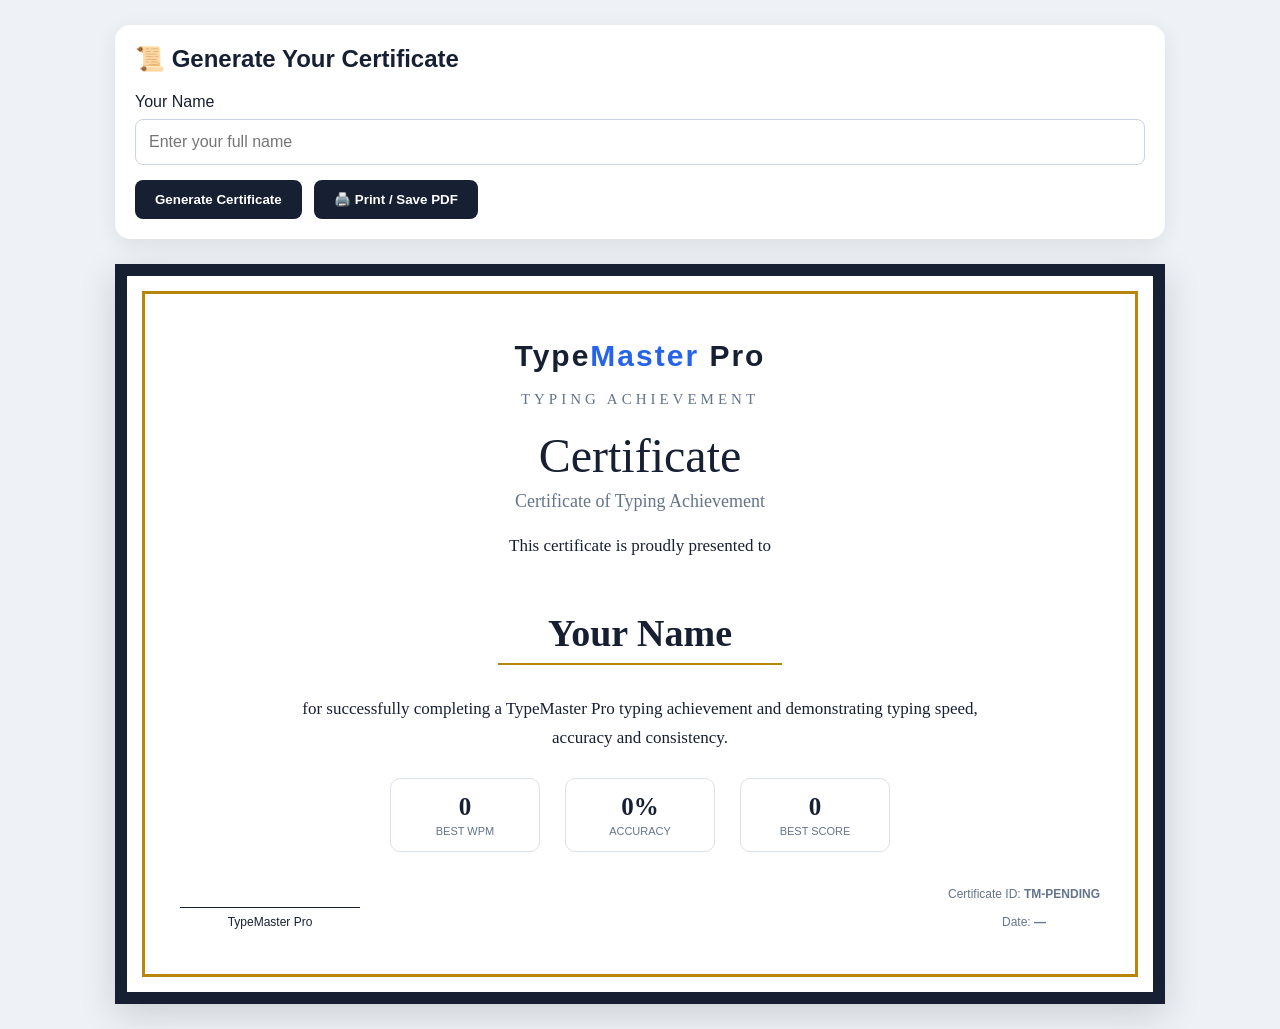
<file: certificate.html>
<!DOCTYPE html>
<html lang="en">
<head>
<meta charset="UTF-8">
<meta name="viewport" content="width=device-width, initial-scale=1.0">

<title>Typing Certificate | TypeMaster Pro</title>

<style>

*{
    box-sizing:border-box;
}

body{
    margin:0;
    font-family:Georgia, "Times New Roman", serif;
    background:#eef2f7;
    color:#172033;
    padding:25px;
}

.container{
    max-width:1050px;
    margin:auto;
}

.controls{
    background:white;
    padding:20px;
    border-radius:15px;
    margin-bottom:25px;
    box-shadow:0 5px 20px rgba(0,0,0,.08);
    font-family:Arial,sans-serif;
}

.controls h2{
    margin-top:0;
}

.input{
    width:100%;
    padding:13px;
    border:1px solid #cbd5e1;
    border-radius:8px;
    font-size:16px;
    margin:8px 0 15px;
}

.button{
    border:0;
    padding:12px 20px;
    border-radius:8px;
    background:#172033;
    color:white;
    font-weight:bold;
    cursor:pointer;
    margin-right:8px;
}

.button:hover{
    opacity:.9;
}

.certificate{
    position:relative;
    background:#fff;
    border:12px solid #172033;
    padding:15px;
    box-shadow:0 10px 35px rgba(0,0,0,.15);
}

.inner{
    border:3px solid #b8860b;
    min-height:620px;
    padding:45px 35px;
    text-align:center;
    position:relative;
}

.brand{
    font-family:Arial,sans-serif;
    font-size:30px;
    font-weight:800;
    letter-spacing:2px;
}

.brand span{
    color:#2563eb;
}

.small-title{
    margin-top:18px;
    letter-spacing:4px;
    font-size:15px;
    color:#64748b;
}

.title{
    font-size:48px;
    margin:20px 0 8px;
    color:#172033;
}

.subtitle{
    font-size:18px;
    color:#64748b;
}

.name{
    font-size:38px;
    font-weight:bold;
    margin:30px 0 10px;
    border-bottom:2px solid #b8860b;
    display:inline-block;
    padding:0 50px 8px;
}

.text{
    font-size:17px;
    line-height:1.7;
    max-width:720px;
    margin:20px auto;
}

.stats{
    display:flex;
    justify-content:center;
    gap:25px;
    margin:25px auto;
    max-width:700px;
}

.stat{
    min-width:150px;
    padding:14px;
    border:1px solid #dbe2ea;
    border-radius:10px;
}

.stat-number{
    font-size:25px;
    font-weight:bold;
}

.stat-label{
    font-family:Arial,sans-serif;
    font-size:11px;
    color:#64748b;
    margin-top:4px;
}

.footer{
    display:flex;
    justify-content:space-between;
    align-items:end;
    margin-top:35px;
    font-family:Arial,sans-serif;
    font-size:12px;
}

.signature{
    border-top:1px solid #172033;
    padding-top:7px;
    width:180px;
}

.certificate-id{
    color:#64748b;
}

@media(max-width:700px){

    body{
        padding:10px;
    }

    .inner{
        padding:30px 15px;
        min-height:auto;
    }

    .title{
        font-size:35px;
    }

    .name{
        font-size:28px;
        padding:0 15px 8px;
    }

    .stats{
        flex-direction:column;
        gap:10px;
    }

    .stat{
        width:100%;
    }

    .footer{
        flex-direction:column;
        gap:25px;
        align-items:center;
    }
}

@media print{

    *{
        -webkit-print-color-adjust:exact !important;
        print-color-adjust:exact !important;
    }

    html,
    body{
        width:100%;
        height:100%;
        margin:0;
        padding:0;
        background:white;
    }

    .controls{
        display:none !important;
    }

    .container{
        width:100%;
        max-width:none;
        margin:0;
        padding:0;
    }

    .certificate{
        width:100%;
        height:190mm;
        margin:0;
        padding:6mm;
        border:7px solid #172033;
        box-shadow:none;
        page-break-inside:avoid;
        break-inside:avoid;
    }

    .inner{
        height:100%;
        min-height:0;
        padding:22mm 18mm;
        border:2px solid #b8860b;
        page-break-inside:avoid;
        break-inside:avoid;
    }

    .title{
        font-size:40px;
        margin:12px 0 5px;
    }

    .name{
        font-size:32px;
        margin:18px 0 5px;
    }

    .text{
        font-size:15px;
        line-height:1.45;
        margin:12px auto;
    }

    .stats{
        margin:15px auto;
        gap:15px;
    }

    .stat{
        padding:10px;
    }

    .footer{
        margin-top:20px;
    }

    @page{
        size:A4 landscape;
        margin:5mm;
    }

}

</style>
</head>

<body>

<div class="container">

    <div class="controls">

        <h2>📜 Generate Your Certificate</h2>

        <label>Your Name</label>

        <input
            id="nameInput"
            class="input"
            type="text"
            placeholder="Enter your full name"
            maxlength="50"
        >

        <button
            class="button"
            onclick="generateCertificate()">
            Generate Certificate
        </button>

        <button
            class="button"
            onclick="window.print()">
            🖨️ Print / Save PDF
        </button>

    </div>


    <div class="certificate">

        <div class="inner">

            <div class="brand">
                Type<span>Master</span> Pro
            </div>

            <div class="small-title">
                TYPING ACHIEVEMENT
            </div>

            <div class="title">
                Certificate
            </div>

            <div class="subtitle">
                Certificate of Typing Achievement
            </div>


            <div class="text">
                This certificate is proudly presented to
            </div>


            <div class="name" id="certificateName">
                Your Name
            </div>


            <div class="text">

                for successfully completing a
                TypeMaster Pro typing achievement
                and demonstrating typing speed,
                accuracy and consistency.

            </div>


            <div class="stats">

                <div class="stat">

                    <div
                        class="stat-number"
                        id="certificateWpm">
                        0
                    </div>

                    <div class="stat-label">
                        BEST WPM
                    </div>

                </div>


                <div class="stat">

                    <div
                        class="stat-number"
                        id="certificateAccuracy">
                        0%
                    </div>

                    <div class="stat-label">
                        ACCURACY
                    </div>

                </div>


                <div class="stat">

                    <div
                        class="stat-number"
                        id="certificateScore">
                        0
                    </div>

                    <div class="stat-label">
                        BEST SCORE
                    </div>

                </div>

            </div>


            <div class="footer">

                <div>

                    <div class="signature">
                        TypeMaster Pro
                    </div>

                </div>


                <div class="certificate-id">

                    Certificate ID:
                    <strong id="certificateId">
                        TM-PENDING
                    </strong>

                    <br><br>

                    Date:
                    <strong id="certificateDate">
                        —
                    </strong>

                </div>

            </div>

        </div>

    </div>

</div>


<script>

function generateCertificate(){

    const input =
        document.getElementById("nameInput");

    const name =
        input.value.trim();


    if(name === ""){

        alert("Please enter your name.");

        input.focus();

        return;

    }


    document.getElementById(
        "certificateName"
    ).textContent = name;


    /* Best WPM */

    const bestWpm =
        localStorage.getItem(
            "tm_word_rush_best_wpm"
        ) || localStorage.getItem(
            "tm_best_wpm"
        ) || "0";


    document.getElementById(
        "certificateWpm"
    ).textContent = bestWpm;


    /* Best Score */

    const bestScore =
        localStorage.getItem(
            "tm_word_rush_best"
        ) || "0";


    document.getElementById(
        "certificateScore"
    ).textContent = bestScore;


    /* Accuracy */

    const accuracy =
        localStorage.getItem(
            "tm_accuracy"
        ) || "0";


    document.getElementById(
        "certificateAccuracy"
    ).textContent =
        accuracy.toString().includes("%")
        ? accuracy
        : accuracy + "%";


    /* Date */

    const now = new Date();


    const date =
        now.toLocaleDateString(
            "en-IN",
            {
                day:"2-digit",
                month:"long",
                year:"numeric"
            }
        );


    document.getElementById(
        "certificateDate"
    ).textContent = date;


    /* Certificate ID */

    const id =
        "TM-" +
        now.getFullYear() +
        "-" +
        Math.random()
            .toString(36)
            .substring(2,8)
            .toUpperCase();


    document.getElementById(
        "certificateId"
    ).textContent = id;

}


/* Load saved name if available */

const savedName =
    localStorage.getItem(
        "tm_certificate_name"
    );


if(savedName){

    document.getElementById(
        "nameInput"
    ).value = savedName;

}


/* Save name while typing */

document.getElementById(
    "nameInput"
).addEventListener(
    "input",
    function(){

        localStorage.setItem(
            "tm_certificate_name",
            this.value
        );

    }
);

</script>

</body>
</html>
</file>
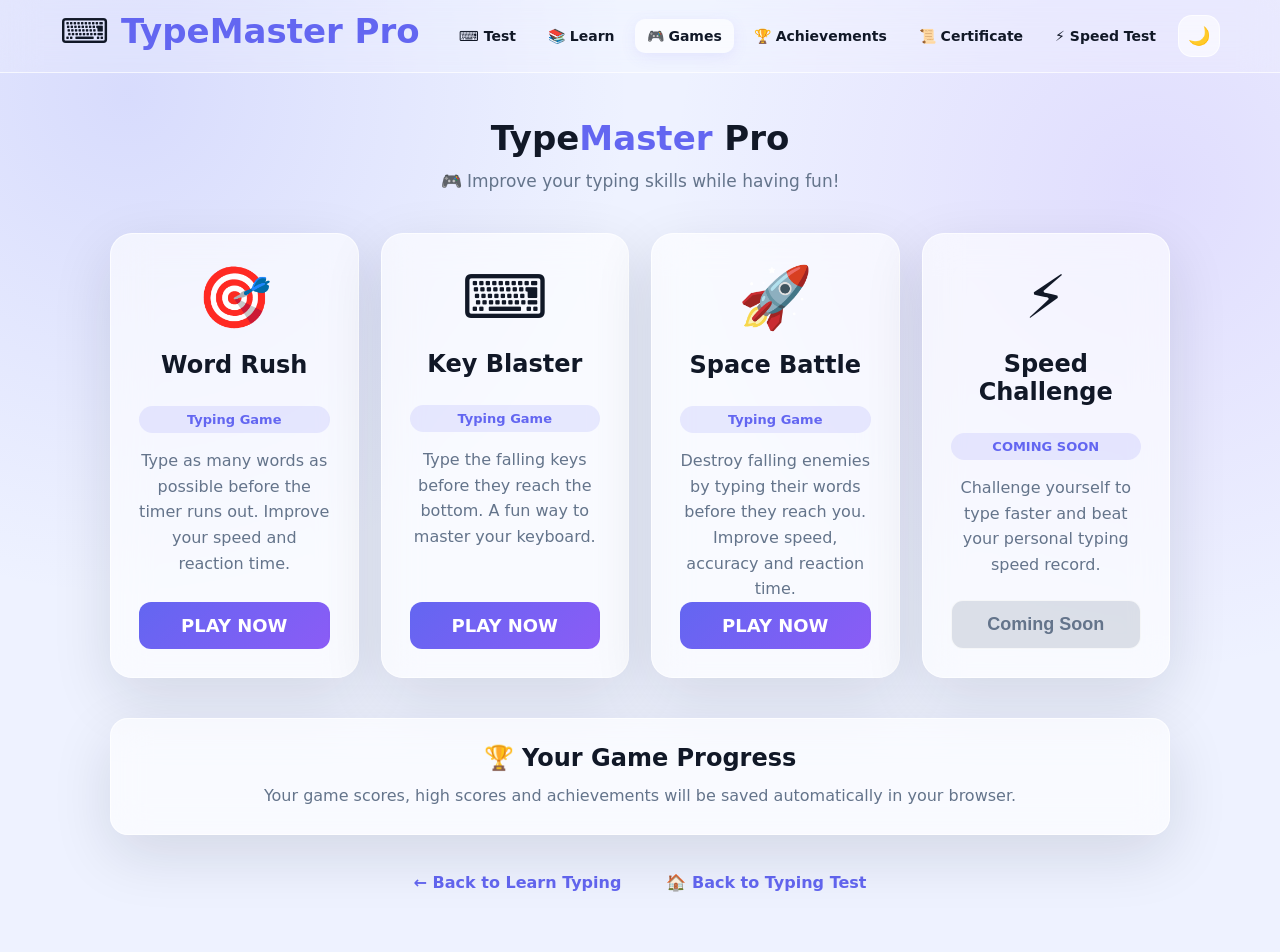
<file: games.html>
<!DOCTYPE html>
<html lang="en">
<head>

<meta charset="UTF-8">
<meta name="viewport" content="width=device-width, initial-scale=1.0">

<title>Typing Games – Free Typing Games | TypeMaster Pro</title>

<meta
    name="description"
    content="Play free typing games online with TypeMaster Pro. Improve your typing speed, accuracy and keyboard skills with fun typing challenges."
>

<!-- Common TypeMaster Pro Theme -->
<link rel="stylesheet" href="theme.css">

<style>

/* ================================
   PAGE BASE
================================ */

*{
    box-sizing:border-box;
    margin:0;
    padding:0;
}

body{
    font-family:
        Inter,
        system-ui,
        -apple-system,
        BlinkMacSystemFont,
        "Segoe UI",
        sans-serif;

    min-height:100vh;
    color:var(--text);

    background:
        radial-gradient(
            circle at 10% 10%,
            rgba(99,102,241,.16),
            transparent 35%
        ),
        radial-gradient(
            circle at 90% 20%,
            rgba(139,92,246,.14),
            transparent 35%
        ),
        var(--bg);

    transition:
        background .25s ease,
        color .25s ease;
}


/* ================================
   HEADER — SAME AS INDEX
================================ */

header{
    position:sticky;
    top:0;
    z-index:50;

    backdrop-filter:blur(18px);
    -webkit-backdrop-filter:blur(18px);

    background:rgba(255,255,255,.15);

    border-bottom:
        1px solid var(--border);
}

.nav{
    max-width:1200px;
    width:100%;

    height:72px;

    margin:auto;
    padding:0 20px;

    display:flex;
    align-items:center;
    justify-content:space-between;
}

.nav-right{
    display:flex;
    align-items:center;
    gap:10px;

    min-width:0;
}

.main-nav{
    display:flex;
    align-items:center;
    gap:8px;

    flex-wrap:wrap;
}

.main-nav a{
    text-decoration:none;

    color:var(--text);

    font-weight:700;
    font-size:14px;

    padding:9px 12px;

    border-radius:10px;

    transition:.2s;
}

.main-nav a:hover{
    background:var(--card);
}

.main-nav a.active{
    background:var(--card);
    box-shadow:
        0 4px 15px rgba(99,102,241,.10);
}

.icon-btn{
    width:42px;
    height:42px;

    flex:0 0 auto;

    border-radius:14px;

    border:
        1px solid var(--border);

    background:var(--card);

    color:var(--text);

    font-size:18px;

    cursor:pointer;

    display:flex;
    align-items:center;
    justify-content:center;

    transition:.2s;
}

.icon-btn:hover{
    transform:translateY(-1px);
}


/* ================================
   MAIN CONTENT
================================ */

.page-container{
    max-width:1100px;

    margin:0 auto;

    padding:
        45px 20px 50px;
}


/* ================================
   PAGE INTRO
================================ */

.header{
    text-align:center;

    margin-bottom:38px;
}

.logo{
    font-size:34px;
    font-weight:800;

    margin-bottom:10px;

    color:var(--text);
}

.logo span{
    color:var(--accent);
}

.header p{
    color:var(--muted);

    font-size:17px;

    line-height:1.6;
}


/* ================================
   GAME GRID
================================ */

.games-grid{
    display:grid;

    grid-template-columns:
        repeat(4,1fr);

    gap:22px;
}


/* ================================
   GAME CARD
================================ */

.game-card{
    background:var(--card);

    border:
        1px solid var(--border);

    border-radius:22px;

    padding:28px;

    text-align:center;

    backdrop-filter:blur(18px);
    -webkit-backdrop-filter:blur(18px);

    box-shadow:var(--shadow);

    display:flex;
    flex-direction:column;
    
    transition:
        transform .25s ease,
        box-shadow .25s ease,
        background .25s ease;
}

.game-card:hover{
    transform:translateY(-6px);

    box-shadow:
        0 18px 45px rgba(99,102,241,.16);
}

.game-icon{
    font-size:60px;

    margin-bottom:18px;
}

.game-card h2{
    font-size:24px;

    margin-bottom:12px;

    color:var(--text);
}

.game-card p{
    color:var(--muted);

    line-height:1.6;

    min-height:78px;

    flex:1;
}


/* ================================
   BADGE
================================ */

.badge{
    display:inline-block;

    margin:15px 0;

    padding:6px 12px;

    border-radius:20px;

    background:
        rgba(99,102,241,.12);

    color:var(--accent);

    font-size:13px;

    font-weight:800;
}


/* ================================
   PLAY BUTTON
================================ */

.play-btn{
    display:inline-block;

    width:100%;

    margin-top:auto;
    
    padding:13px 20px;

    border:none;

    border-radius:12px;

    background:
        linear-gradient(
            135deg,
            var(--accent),
            var(--accent2)
        );

    color:#fff;

    font-size:18px;

    font-weight:700;

    cursor:pointer;

    text-decoration:none;

    transition:.2s;
}

.play-btn:hover:not(:disabled){
    transform:translateY(-2px);

    box-shadow:
        0 8px 20px rgba(99,102,241,.25);
}

.play-btn.soon{
    background:
        rgba(100,116,139,.20);

    color:var(--muted);

    border:
        1px solid var(--border);

    cursor:not-allowed;

    box-shadow:none;
}


/* ================================
   INFO BOX
================================ */

.info{
    margin-top:40px;

    padding:25px;

    text-align:center;

    background:var(--card);

    border:
        1px solid var(--border);

    border-radius:18px;

    backdrop-filter:blur(18px);
    -webkit-backdrop-filter:blur(18px);

    box-shadow:var(--shadow);
}

.info h2{
    margin-bottom:10px;

    color:var(--text);
}

.info p{
    color:var(--muted);

    line-height:1.7;
}


/* ================================
   BACK LINKS
================================ */

.back-links{
    display:flex;

    justify-content:center;

    gap:15px;

    flex-wrap:wrap;

    margin-top:28px;
}

.back{
    display:inline-block;

    color:var(--accent);

    text-decoration:none;

    font-weight:700;

    padding:10px 15px;

    border-radius:10px;

    transition:.2s;
}

.back:hover{
    background:var(--card);
}


/* ================================
   MOBILE
================================ */

@media(max-width:900px){

    .main-nav{
        overflow-x:auto;

        max-width:70vw;

        flex-wrap:nowrap;
    }

    .main-nav a{
        white-space:nowrap;
    }

}

@media(max-width:800px){

    .games-grid{
        grid-template-columns:1fr;
    }

    .logo{
        font-size:28px;
    }

    .game-card p{
        min-height:auto;

        margin-bottom:10px;
    }

    .page-container{
        padding-top:32px;
    }

}

@media(max-width:600px){

    .nav{
        padding:0 12px;
    }

    .main-nav{
        max-width:68vw;
    }

    .main-nav a{
        font-size:13px;

        padding:
            8px 10px;
    }

    .icon-btn{
        width:40px;
        height:40px;
    }

}

</style>

</head>


<body>


<!-- =================================
     HEADER
================================= -->

<header>

    <div class="container nav">

        <div class="logo">
            ⌨️ <span>TypeMaster Pro</span>
        </div>

        <div class="nav-right">

            <div class="main-nav">

                <a href="index.html">
                    ⌨️ Test
                </a>

                <a href="learn.html">
                    📚 Learn
                </a>

                <a href="games.html">
                    🎮 Games
                </a>

                <a href="achievements.html">
                    🏆 Achievements
                </a>

                <a href="certificate.html">
                    📜 Certificate
                </a>

                <a href="typing-speed-test.html">
                    ⚡ Speed Test
                </a>

            </div>


            <button
                class="icon-btn"
                onclick="toggleTMTheme()"
                id="tmThemeBtn"
                aria-label="Toggle Theme"
                title="Switch to Dark Mode"
            >
                🌙
            </button>

        </div>

    </div>

</header>



<!-- =================================
     MAIN
================================= -->

<main class="page-container">


    <!-- PAGE INTRO -->

    <div class="header">

        <div class="logo">
            Type<span>Master</span> Pro
        </div>

        <p>
            🎮 Improve your typing skills while having fun!
        </p>

    </div>



    <!-- =================================
         GAMES
    ================================= -->

    <div class="games-grid">


        <!-- WORD RUSH -->

        <div class="game-card">

            <div class="game-icon">
                🎯
            </div>

            <h2>
                Word Rush
            </h2>

            <span class="badge">
                Typing Game
            </span>

            <p>
                Type as many words as possible
                before the timer runs out.
                Improve your speed and reaction time.
            </p>

            <a
    class="play-btn"
    href="word-rush.html"
>
    PLAY NOW
</a>

        </div>



        <!-- KEY BLASTER -->

        <div class="game-card">

            <div class="game-icon">
                ⌨️
            </div>

            <h2>
                Key Blaster
            </h2>

            <span class="badge">
                Typing Game
            </span>

            <p>
                Type the falling keys before
                they reach the bottom.
                A fun way to master your keyboard.
            </p>

            <a
    class="play-btn"
    href="key-blaster.html"
>
    PLAY NOW
</a>

        </div>



        <!-- SPACE BATTLE -->

<div class="game-card">

    <div class="game-icon">
        🚀
    </div>

    <h2>
        Space Battle
    </h2>

    <span class="badge">
        Typing Game
    </span>

    <p>
        Destroy falling enemies by typing
        their words before they reach you.
        Improve speed, accuracy and reaction time.
    </p>

    <a
        class="play-btn"
        href="space-battle.html"
    >
        PLAY NOW
    </a>

</div>
        
        

        <!-- SPEED CHALLENGE -->

        <div class="game-card">

            <div class="game-icon">
                ⚡
            </div>

            <h2>
                Speed Challenge
            </h2>

            <span class="badge">
                COMING SOON
            </span>

            <p>
                Challenge yourself to type faster
                and beat your personal typing
                speed record.
            </p>

            <button
                class="play-btn soon"
                disabled
            >
                Coming Soon
            </button>

        </div>


    </div>



    <!-- =================================
         GAME PROGRESS
    ================================= -->

    <div class="info">

        <h2>
            🏆 Your Game Progress
        </h2>

        <p>
            Your game scores, high scores and achievements
            will be saved automatically in your browser.
        </p>

    </div>



    <!-- =================================
         BACK LINKS
    ================================= -->

    <div class="back-links">

        <a
            class="back"
            href="learn.html"
        >
            ← Back to Learn Typing
        </a>

        <a
            class="back"
            href="index.html"
        >
            🏠 Back to Typing Test
        </a>

    </div>


</main>



<!-- =================================
     THEME SCRIPT
================================= -->

<script src="theme.js"></script>


<script>

/* =================================
   ACTIVE NAVIGATION
================================= */

document.addEventListener(
    "DOMContentLoaded",
    function(){

        const currentPage =
            location.pathname
                .split("/")
                .pop() || "index.html";

        document
            .querySelectorAll(".main-nav a")
            .forEach(function(link){

                const href =
                    link.getAttribute("href") || "";

                const page =
                    href
                        .split("/")
                        .pop()
                        .split("?")[0];

                if(page === currentPage){

                    link.classList.add("active");

                }

            });

    }
);

</script>


</body>
</html>
</file>
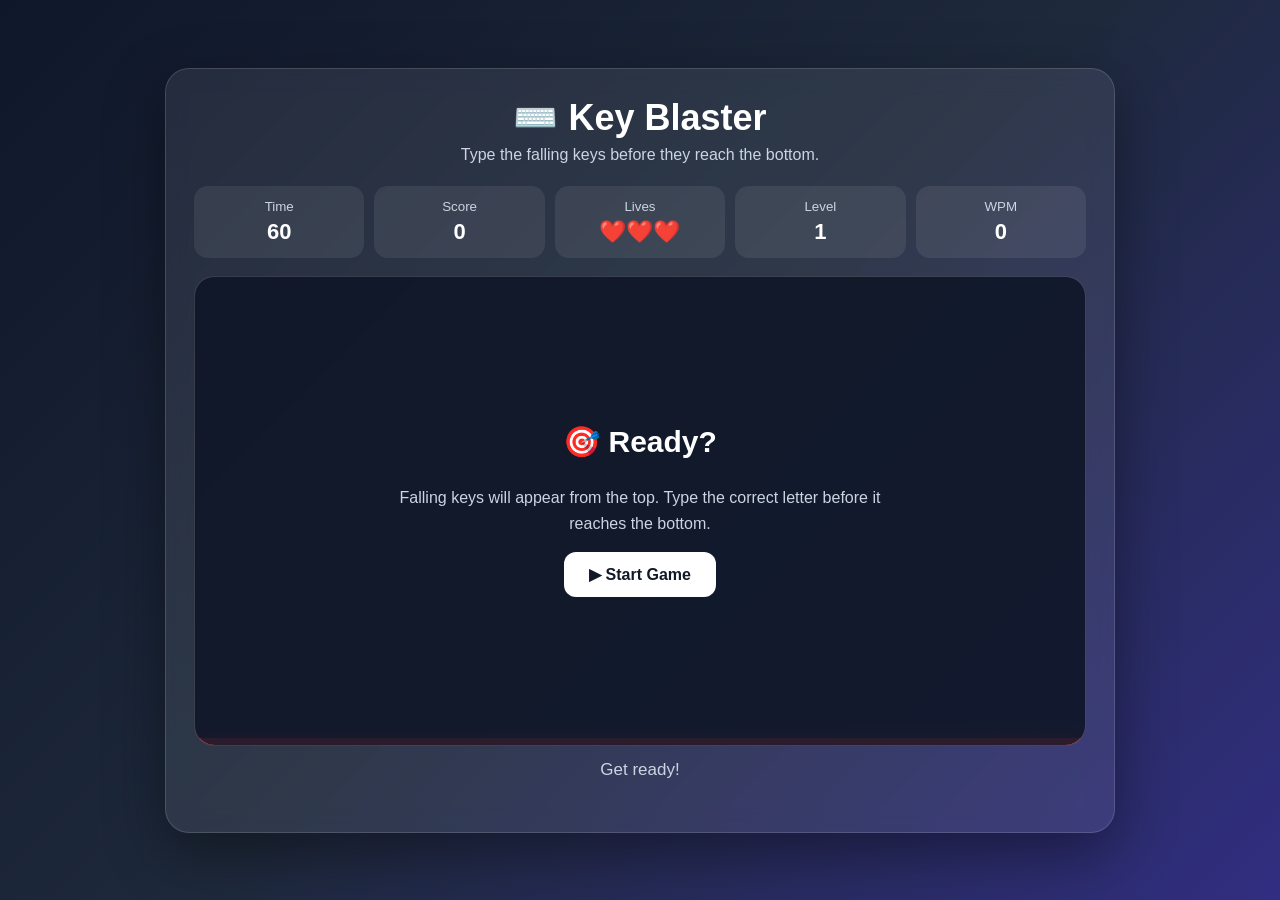
<file: key-blaster.html>
<!DOCTYPE html>
<html lang="en">
<head>
<meta charset="UTF-8">
<meta name="viewport" content="width=device-width, initial-scale=1.0">
<title>Key Blaster - TypeMaster Pro</title>

<style>
*{
    box-sizing:border-box;
}

body{
    margin:0;
    min-height:100vh;
    font-family:Arial,sans-serif;
    background:linear-gradient(135deg,#0f172a,#1e293b,#312e81);
    color:white;
    display:flex;
    justify-content:center;
    align-items:center;
    padding:18px;
}

.game{
    width:100%;
    max-width:950px;
    background:rgba(255,255,255,.08);
    border:1px solid rgba(255,255,255,.14);
    border-radius:24px;
    padding:28px;
    box-shadow:0 20px 60px rgba(0,0,0,.4);
    backdrop-filter:blur(12px);
}

.header{
    text-align:center;
    margin-bottom:22px;
}

.header h1{
    margin:0 0 7px;
    font-size:36px;
}

.header p{
    margin:0;
    color:#cbd5e1;
}

.stats{
    display:grid;
    grid-template-columns:repeat(5,1fr);
    gap:10px;
    margin-bottom:18px;
}

.stat{
    background:rgba(255,255,255,.08);
    border-radius:14px;
    padding:13px 8px;
    text-align:center;
}

.stat small{
    display:block;
    color:#cbd5e1;
    margin-bottom:5px;
}

.stat strong{
    font-size:22px;
}

.arena{
    position:relative;
    height:470px;
    overflow:hidden;
    background:
        linear-gradient(rgba(255,255,255,.025) 1px,transparent 1px),
        linear-gradient(90deg,rgba(255,255,255,.025) 1px,transparent 1px),
        rgba(0,0,0,.28);
    background-size:40px 40px;
    border:1px solid rgba(255,255,255,.12);
    border-radius:20px;
}

.arena::after{
    content:"";
    position:absolute;
    left:0;
    right:0;
    bottom:0;
    height:7px;
    background:#ef4444;
    box-shadow:0 -4px 18px rgba(239,68,68,.5);
}

.key{
    position:absolute;
    width:62px;
    height:62px;
    border-radius:14px;
    display:flex;
    justify-content:center;
    align-items:center;
    font-size:27px;
    font-weight:bold;
    background:white;
    color:#111827;
    box-shadow:0 7px 22px rgba(0,0,0,.4);
    user-select:none;
    z-index:2;
}

.key.hit{
    transform:scale(1.35);
    opacity:0;
    transition:.12s;
}

.key.missed{
    opacity:0;
    transform:scale(.7);
    transition:.2s;
}

.start-screen{
    position:absolute;
    inset:0;
    display:flex;
    flex-direction:column;
    justify-content:center;
    align-items:center;
    text-align:center;
    z-index:10;
    background:rgba(15,23,42,.88);
    border-radius:20px;
}

.start-screen h2{
    font-size:30px;
    margin:0 0 10px;
}

.start-screen p{
    color:#cbd5e1;
    max-width:520px;
    line-height:1.6;
}

button{
    border:0;
    border-radius:12px;
    padding:13px 25px;
    font-size:16px;
    font-weight:bold;
    cursor:pointer;
    background:white;
    color:#111827;
}

button:hover{
    transform:translateY(-1px);
}

.message{
    min-height:30px;
    text-align:center;
    margin:14px 0;
    color:#cbd5e1;
    font-size:17px;
}

.result{
    display:none;
    text-align:center;
    margin-top:20px;
    padding:25px;
    background:rgba(255,255,255,.08);
    border-radius:18px;
}

.result h2{
    margin-top:0;
}

.final-score{
    font-size:44px;
    font-weight:bold;
    margin:8px 0;
}

.result-grid{
    display:grid;
    grid-template-columns:repeat(3,1fr);
    gap:10px;
    margin:20px auto;
    max-width:600px;
}

.result-box{
    background:rgba(255,255,255,.08);
    padding:12px;
    border-radius:12px;
}

.result-box small{
    display:block;
    color:#cbd5e1;
    margin-bottom:5px;
}

.achievement{
    display:none;
    margin:15px auto;
    max-width:500px;
    padding:13px;
    border-radius:12px;
    background:rgba(250,204,21,.13);
    border:1px solid rgba(250,204,21,.4);
}

.links{
    margin-top:18px;
}

.links a{
    color:white;
    text-decoration:none;
    margin:0 8px;
}

@media(max-width:700px){

    body{
        padding:10px;
    }

    .game{
        padding:16px;
        border-radius:18px;
    }

    .header h1{
        font-size:28px;
    }

    .stats{
        grid-template-columns:repeat(3,1fr);
    }

    .stat strong{
        font-size:19px;
    }

    .arena{
        height:420px;
    }

    .key{
        width:54px;
        height:54px;
        font-size:23px;
    }

    .result-grid{
        grid-template-columns:1fr 1fr;
    }
}
</style>
</head>

<body>

<div class="game">

    <div class="header">
        <h1>⌨️ Key Blaster</h1>
        <p>Type the falling keys before they reach the bottom.</p>
    </div>

    <div class="stats">

        <div class="stat">
            <small>Time</small>
            <strong id="time">60</strong>
        </div>

        <div class="stat">
            <small>Score</small>
            <strong id="score">0</strong>
        </div>

        <div class="stat">
            <small>Lives</small>
            <strong id="lives">❤️❤️❤️</strong>
        </div>

        <div class="stat">
            <small>Level</small>
            <strong id="level">1</strong>
        </div>

        <div class="stat">
            <small>WPM</small>
            <strong id="wpm">0</strong>
        </div>

    </div>

    <div class="arena" id="arena">

        <div class="start-screen" id="startScreen">

            <h2>🎯 Ready?</h2>

            <p>
                Falling keys will appear from the top.
                Type the correct letter before it reaches the bottom.
            </p>

            <button onclick="startGame()">▶ Start Game</button>

        </div>

    </div>

    <div class="message" id="message">
        Get ready!
    </div>

    <div class="result" id="result">

        <h2>🎮 Game Over!</h2>

        <div class="final-score" id="finalScore">0</div>
        <div>Final Score</div>

        <div class="result-grid">

            <div class="result-box">
                <small>WPM</small>
                <strong id="finalWpm">0</strong>
            </div>

            <div class="result-box">
                <small>Accuracy</small>
                <strong id="finalAccuracy">0%</strong>
            </div>

            <div class="result-box">
                <small>Correct</small>
                <strong id="finalCorrect">0</strong>
            </div>

            <div class="result-box">
                <small>Missed</small>
                <strong id="finalMissed">0</strong>
            </div>

            <div class="result-box">
                <small>Level</small>
                <strong id="finalLevel">1</strong>
            </div>

            <div class="result-box">
                <small>Best Score</small>
                <strong id="bestScore">0</strong>
            </div>

        </div>

        <div class="achievement" id="achievementBox">
            🏆 Achievement Unlocked!
            <div id="achievementText"></div>
        </div>

        <button onclick="startGame()">🔄 Play Again</button>

        <div class="links">
            <a href="games.html">← Games</a>
            <a href="learn.html">📚 Learn</a>
            <a href="index.html">⌨️ Typing Test</a>
        </div>

    </div>

</div>

<script>

const letters = "ABCDEFGHIJKLMNOPQRSTUVWXYZ";

let gameRunning = false;

let timeLeft = 60;
let score = 0;
let lives = 3;
let level = 1;

let correctHits = 0;
let wrongHits = 0;
let missedKeys = 0;

let startTime = 0;

let timerInterval = null;
let spawnInterval = null;
let animationFrame = null;

let fallingKeys = [];

const arena = document.getElementById("arena");

const timeEl = document.getElementById("time");
const scoreEl = document.getElementById("score");
const livesEl = document.getElementById("lives");
const levelEl = document.getElementById("level");
const wpmEl = document.getElementById("wpm");

const startScreen =
    document.getElementById("startScreen");

const message =
    document.getElementById("message");

const result =
    document.getElementById("result");


function randomLetter(){

    return letters[
        Math.floor(Math.random() * letters.length)
    ];

}


function startGame(){

    clearInterval(timerInterval);
    clearInterval(spawnInterval);
    cancelAnimationFrame(animationFrame);

    fallingKeys.forEach(item => {
        item.el.remove();
    });

    fallingKeys = [];

    gameRunning = true;

    timeLeft = 60;
    score = 0;
    lives = 3;
    level = 1;

    correctHits = 0;
    wrongHits = 0;
    missedKeys = 0;

    startTime = Date.now();

    startScreen.style.display = "none";
    result.style.display = "none";

    message.textContent =
        "⌨️ Type the falling letters!";

    updateStats();

    spawnKey();

    spawnInterval = setInterval(function(){

        if(gameRunning){
            spawnKey();
        }

    },850);

    timerInterval = setInterval(function(){

        timeLeft--;

        timeEl.textContent = timeLeft;

        updateWpm();

        updateLevel();

        if(timeLeft <= 0){

            endGame();

        }

    },1000);

    animationFrame =
        requestAnimationFrame(gameLoop);

}


function spawnKey(){

    if(!gameRunning){
        return;
    }

    const key = document.createElement("div");

    key.className = "key";

    key.textContent = randomLetter();

    const maxX =
        arena.clientWidth - 62;

    const x =
        Math.floor(Math.random() * Math.max(maxX,1));

    key.style.left = x + "px";
    key.style.top = "-70px";

    arena.appendChild(key);

    const item = {

        el:key,

        letter:key.textContent,

        x:x,

        y:-70,

        speed:getSpeed()

    };

    fallingKeys.push(item);

}


function getSpeed(){

    return 1.15 + (level - 1) * 0.22;

}


function gameLoop(){

    if(!gameRunning){
        return;
    }

    for(let i = fallingKeys.length - 1; i >= 0; i--){

        const item = fallingKeys[i];

        item.speed = getSpeed();

        item.y += item.speed;

        item.el.style.top =
            item.y + "px";

        if(item.y >= arena.clientHeight - 72){

            item.el.classList.add("missed");

            setTimeout(() => {

                if(item.el){
                    item.el.remove();
                }

            },180);

            fallingKeys.splice(i,1);

            missedKeys++;

            lives--;

            updateLives();

            message.textContent =
                "💥 Missed! A life was lost.";

            if(lives <= 0){

                endGame();
                return;

            }

        }

    }

    updateWpm();

    animationFrame =
        requestAnimationFrame(gameLoop);

}


document.addEventListener("keydown",function(event){

    if(!gameRunning){
        return;
    }

    if(event.key.length !== 1){
        return;
    }

    const pressed =
        event.key.toUpperCase();

    let targetIndex = -1;

    /*
       Find the lowest falling key with
       the pressed letter.
    */

    for(let i = fallingKeys.length - 1; i >= 0; i--){

        if(fallingKeys[i].letter === pressed){

            targetIndex = i;
            break;

        }

    }

    if(targetIndex !== -1){

        const item =
            fallingKeys[targetIndex];

        correctHits++;

        score += 10 + (level - 1) * 2;

        item.el.classList.add("hit");

        setTimeout(() => {

            if(item.el){
                item.el.remove();
            }

        },120);

        fallingKeys.splice(targetIndex,1);

        message.textContent =
            "💥 BLAST! +"+(10 + (level - 1) * 2);

        updateStats();

    }else{

        wrongHits++;

        score =
            Math.max(0,score - 2);

        message.textContent =
            "❌ Wrong key!";

        updateStats();

    }

});


function updateStats(){

    scoreEl.textContent = score;

    timeEl.textContent = timeLeft;

    levelEl.textContent = level;

    updateLives();

    updateWpm();

}


function updateLives(){

    let hearts = "";

    for(let i = 0; i < lives; i++){

        hearts += "❤️";

    }

    if(lives <= 0){
        hearts = "💀";
    }

    livesEl.textContent = hearts;

}


function updateWpm(){

    if(!startTime){
        return;
    }

    const elapsed =
        Math.max(
            (Date.now() - startTime) / 60000,
            1 / 60
        );

    const wpm =
        Math.round(correctHits / elapsed);

    wpmEl.textContent = wpm;

}


function updateLevel(){

    const newLevel =
        Math.min(
            10,
            Math.floor(correctHits / 10) + 1
        );

    if(newLevel !== level){

        level = newLevel;

        message.textContent =
            "🚀 Level " + level + " reached!";

        updateStats();

    }

}


function endGame(){

    if(!gameRunning){
        return;
    }

    gameRunning = false;

    clearInterval(timerInterval);
    clearInterval(spawnInterval);
    cancelAnimationFrame(animationFrame);

    fallingKeys.forEach(item => {

        item.el.remove();

    });

    fallingKeys = [];

    const elapsed =
        Math.max(
            (Date.now() - startTime) / 60000,
            1 / 60
        );

    const finalWpm =
        Math.round(correctHits / elapsed);

    const totalAttempts =
        correctHits + wrongHits + missedKeys;

    const finalAccuracy =
        totalAttempts === 0
        ? 100
        : Math.round(
            (correctHits / totalAttempts) * 100
        );

    const oldBest =
        Number(
            localStorage.getItem(
                "tm_key_blaster_best"
            ) || 0
        );

    const newBest =
        Math.max(score,oldBest);

    localStorage.setItem(
        "tm_key_blaster_best",
        newBest
    );

    const oldBestWpm =
        Number(
            localStorage.getItem(
                "tm_key_blaster_best_wpm"
            ) || 0
        );

    if(finalWpm > oldBestWpm){

        localStorage.setItem(
            "tm_key_blaster_best_wpm",
            finalWpm
        );

    }

    /*
       Save best accuracy for certificate
    */

    const oldAccuracy =
        Number(
            localStorage.getItem(
                "tm_key_blaster_best_accuracy"
            ) || 0
        );

    if(finalAccuracy > oldAccuracy){

        localStorage.setItem(
            "tm_key_blaster_best_accuracy",
            finalAccuracy
        );

    }

    document.getElementById("finalScore")
        .textContent = score;

    document.getElementById("finalWpm")
        .textContent = finalWpm;

    document.getElementById("finalAccuracy")
        .textContent = finalAccuracy + "%";

    document.getElementById("finalCorrect")
        .textContent = correctHits;

    document.getElementById("finalMissed")
        .textContent = missedKeys;

    document.getElementById("finalLevel")
        .textContent = level;

    document.getElementById("bestScore")
        .textContent = newBest;

    result.style.display = "block";

    startScreen.style.display = "none";

    message.textContent =
        "Game Over! Try again and beat your score.";

    checkAchievements(
        finalWpm,
        finalAccuracy
    );

}


function unlockAchievement(id,text){

    const key =
        "tm_achievement_" + id;

    if(localStorage.getItem(key) === "1"){
        return false;
    }

    localStorage.setItem(key,"1");

    const box =
        document.getElementById("achievementBox");

    const achievementText =
        document.getElementById("achievementText");

    achievementText.textContent = text;

    box.style.display = "block";

    return true;

}


function checkAchievements(
    finalWpm,
    finalAccuracy
){

    unlockAchievement(
        "firstGame",
        "First Game - You completed a game!"
    );

    if(correctHits >= 10){

        unlockAchievement(
            "tenWords",
            "Word Starter - 10+ successful hits!"
        );

    }

    if(finalWpm >= 20){

        unlockAchievement(
            "twentyWpm",
            "Speed Runner - 20+ WPM!"
        );

    }

    if(finalWpm >= 30){

        unlockAchievement(
            "thirtyWpm",
            "Fast Typist - 30+ WPM!"
        );

    }

    if(finalWpm >= 50){

        unlockAchievement(
            "fiftyWpm",
            "Speed Master - 50+ WPM!"
        );

    }

    if(finalAccuracy >= 95){

        unlockAchievement(
            "accuracy95",
            "Sharp Fingers - 95%+ accuracy!"
        );

    }

    if(finalAccuracy === 100){

        unlockAchievement(
            "accuracy100",
            "Perfect Typist - 100% accuracy!"
        );

    }

    if(score >= 100){

        unlockAchievement(
            "score100",
            "Score Hunter - 100+ points!"
        );

    }

    checkTypingMaster();

}


function checkTypingMaster(){

    const ids = [

        "firstGame",
        "tenWords",
        "twentyWpm",
        "thirtyWpm",
        "fiftyWpm",
        "accuracy95",
        "accuracy100",
        "score100"

    ];

    let count = 0;

    ids.forEach(id => {

        if(
            localStorage.getItem(
                "tm_achievement_" + id
            ) === "1"
        ){

            count++;

        }

    });

    if(count >= 5){

        unlockAchievement(
            "typingMaster",
            "Typing Master - You unlocked 5 achievements!"
        );

    }

}

</script>

</body>
</html>
</file>
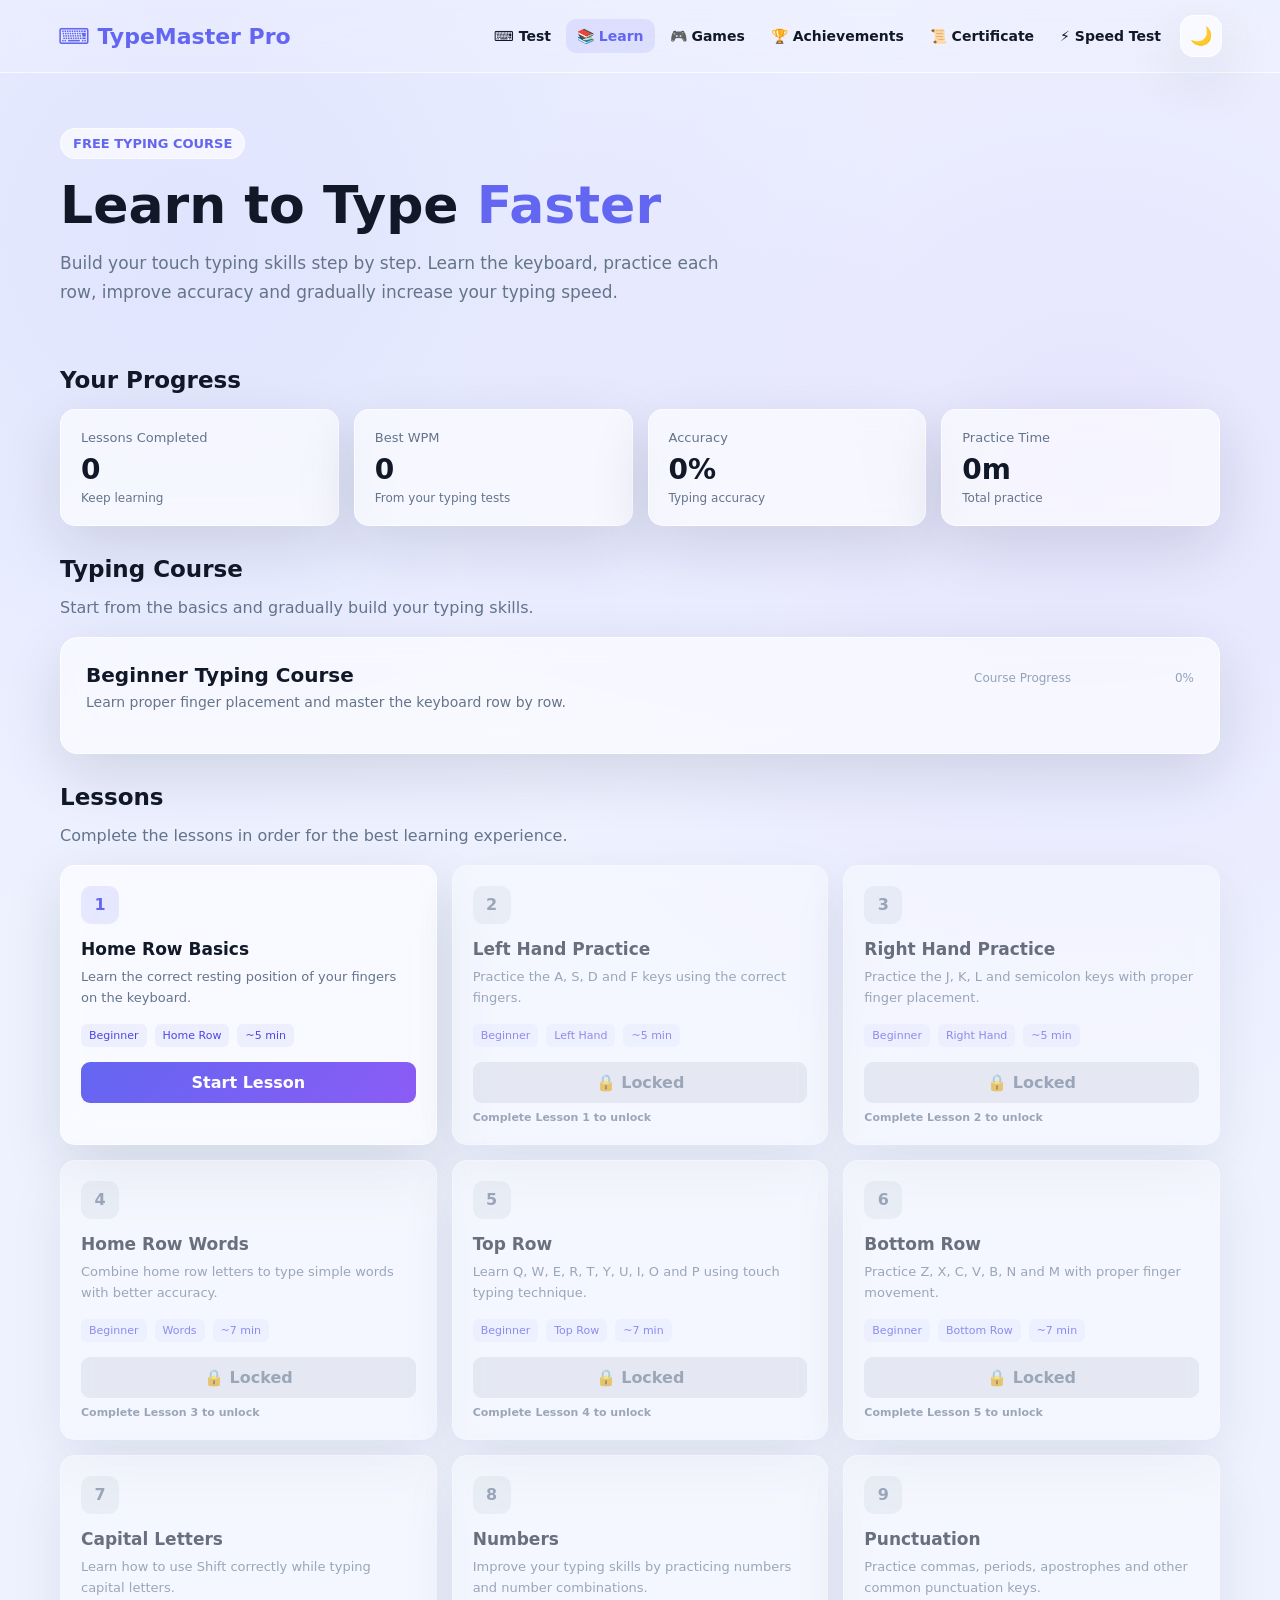
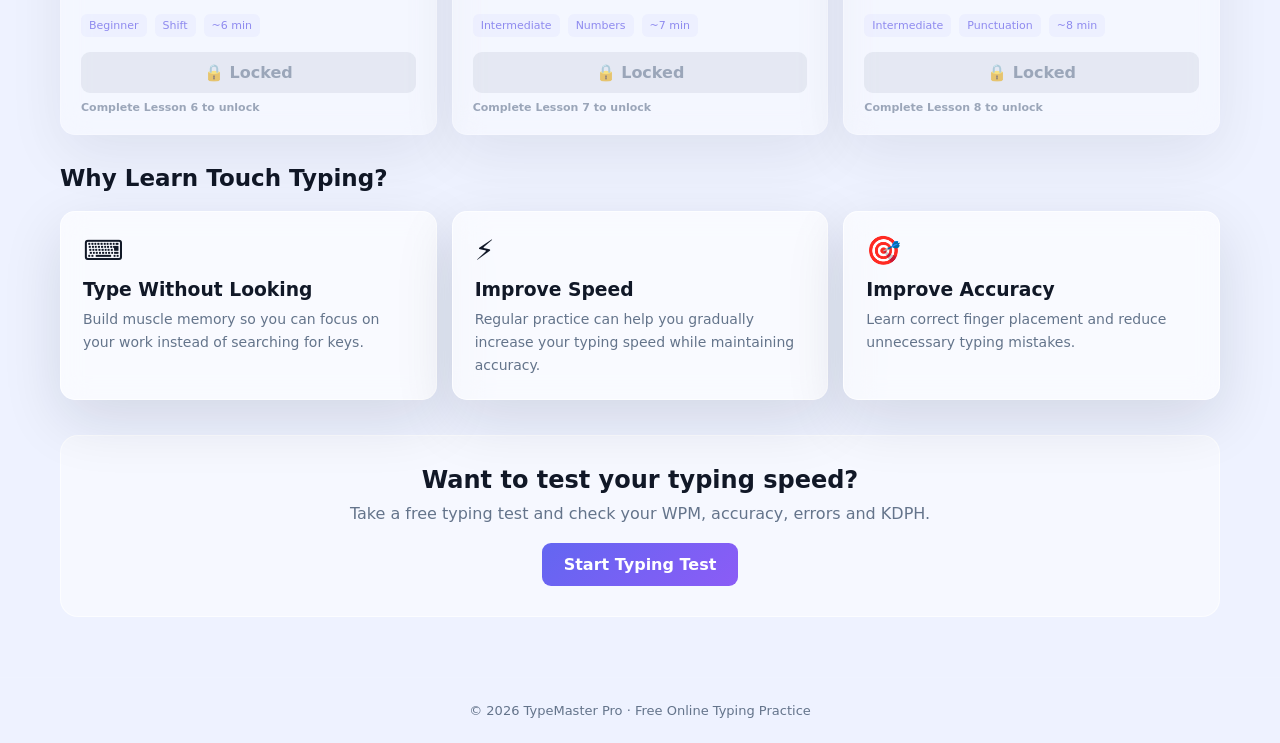
<file: learn.html>
<!DOCTYPE html>
<html lang="en">
<head>
<meta charset="UTF-8">

<meta name="viewport" content="width=device-width, initial-scale=1.0">

<title>Learn Typing – Free Typing Lessons | TypeMaster Pro</title>

<meta name="description" content="Learn touch typing for free with TypeMaster Pro. Practice home row, top row, bottom row, numbers and punctuation with step-by-step typing lessons.">

<meta name="robots" content="index, follow">

<link rel="stylesheet" href="theme.css">
    
<link rel="canonical" href="https://ajpartner420.github.io/TypeMaster-Pro/learn.html">

<style>

:root {
    --tm-bg: #eef2ff;
    --tm-bg2: #eef2ff;
    --tm-text: #111827;
    --tm-muted: #64748b;
    --tm-card: rgba(255,255,255,.62);
    --tm-border: rgba(255,255,255,.70);
}

body.dark-mode {
    --tm-bg: #080b16;
    --tm-bg2: #080b16;
    --tm-text: #f8fafc;
    --tm-muted: #94a3b8;
    --tm-card: rgba(15,23,42,.62);
    --tm-border: rgba(255,255,255,.10);
}

body {
    background:
        radial-gradient(circle at 15% 10%, rgba(99,102,241,.10), transparent 30%),
        radial-gradient(circle at 85% 20%, rgba(124,58,237,.08), transparent 30%),
        linear-gradient(135deg, var(--tm-bg), var(--tm-bg2));
    color: var(--tm-text);
}

.stat-card,
.course-card,
.lesson,
.info-card {
    background: var(--tm-card);
    border-color: var(--tm-border);
    color: var(--tm-text);
}
    
* {
    box-sizing: border-box;
    margin: 0;
    padding: 0;
}

body {
    font-family: Inter, system-ui, -apple-system, BlinkMacSystemFont, "Segoe UI", sans-serif;
    background:
        radial-gradient(circle at 15% 10%, rgba(99,102,241,.10), transparent 30%),
        radial-gradient(circle at 85% 20%, rgba(124,58,237,.08), transparent 30%),
        linear-gradient(135deg, var(--bg), var(--bg2));
    color: var(--text);
    min-height: 100vh;
    transition: background .25s ease, color .25s ease;
}

/* ================= HEADER ================= */

.header {
    width: 100%;
    border-bottom: 1px solid var(--border);
    background: var(--header);
    backdrop-filter: blur(14px);
    -webkit-backdrop-filter: blur(14px);
    position: sticky;
    top: 0;
    z-index: 100;
}

.nav {
    max-width: 1200px;
    margin: auto;
    padding: 16px 20px;
    display: flex;
    align-items: center;
    justify-content: space-between;
    gap: 20px;
}

.logo {
    text-decoration: none;
    color: var(--text);
    font-size: 23px;
    font-weight: 800;
    letter-spacing: .3px;
}

.logo span {
    color: #60a5fa;
}

.nav-links {
    display: flex;
    align-items: center;
    gap: 8px;
}

.nav-links a {
    color: var(--text);
    text-decoration: none;
    padding: 9px 13px;
    border-radius: 10px;
    font-size: 14px;
    transition: .2s;
}

.nav-links a:hover {
    background: rgba(99,102,241,.12);
    color: var(--accent);
}

.nav-links .active {
    background: rgba(99,102,241,.12);
    color: var(--accent);
}

/* ================= HERO ================= */

.hero {
    max-width: 1200px;
    margin: auto;
    padding: 55px 20px 30px;
}

.hero-badge {
    display: inline-block;
    padding: 7px 12px;
    border-radius: 20px;
    background: rgba(96,165,250,.12);
    border: 1px solid rgba(96,165,250,.25);
    color: #93c5fd;
    font-size: 13px;
    font-weight: 600;
    margin-bottom: 18px;
}

.hero h1 {
    font-size: clamp(32px, 5vw, 52px);
    line-height: 1.1;
    margin-bottom: 15px;
}

.hero h1 span {
    color: #60a5fa;
}

.hero p {
    max-width: 700px;
    color: #aebbd0;
    font-size: 17px;
    line-height: 1.7;
}

/* ================= DASHBOARD ================= */

.container {
    max-width: 1200px;
    margin: auto;
    padding: 0 20px 60px;
}

.section-title {
    font-size: 23px;
    margin: 30px 0 16px;
}

.section-subtitle {
    color: #94a3b8;
    margin-bottom: 20px;
}

/* ================= STATS ================= */

.stats {
    display: grid;
    grid-template-columns: repeat(4, 1fr);
    gap: 15px;
}

.stat-card {
    background: var(--card);
    border: 1px solid var(--card);
    border-radius: 15px;
    padding: 20px;
    backdrop-filter: blur(10px);
}

.stat-label {
    color: #94a3b8;
    font-size: 13px;
    margin-bottom: 8px;
}

.stat-value {
    font-size: 28px;
    font-weight: 800;
}

.stat-small {
    color: #64748b;
    font-size: 12px;
    margin-top: 5px;
}

/* ================= COURSE CARD ================= */

.course-card {
    background: var(--card);
    border: 1px solid var(--card);
    border-radius: 18px;
    padding: 25px;
    margin-top: 20px;
}

.course-top {
    display: flex;
    align-items: center;
    justify-content: space-between;
    gap: 20px;
    margin-bottom: 18px;
}

.course-title {
    font-size: 20px;
    font-weight: 700;
}

.course-description {
    color: #94a3b8;
    margin-top: 7px;
    font-size: 14px;
}

.progress-area {
    min-width: 220px;
}

.progress-text {
    display: flex;
    justify-content: space-between;
    color: #94a3b8;
    font-size: 12px;
    margin-bottom: 7px;
}

.progress-bar {
    width: 100%;
    height: 9px;
    border-radius: 10px;
    background: rgba(255,255,255,.08);
    overflow: hidden;
}

.progress-fill {
    height: 100%;
    width: 0%;
    background: linear-gradient(90deg, #3b82f6, #60a5fa);
    border-radius: inherit;
    transition: width .4s ease;
}

/* ================= LESSONS ================= */

.lessons {
    display: grid;
    grid-template-columns: repeat(3, 1fr);
    gap: 15px;
    margin-top: 20px;
}

.lesson {
    background: var(--card);
    border: 1px solid var(--card);
    border-radius: 15px;
    padding: 20px;
    position: relative;
    transition: transform .2s, border-color .2s, background .2s;
}

.lesson:hover {
    transform: translateY(-3px);
    border-color: rgba(96,165,250,.45);
    background: rgba(255,255,255,.065);
}

.lesson-number {
    width: 38px;
    height: 38px;
    border-radius: 10px;
    background: rgba(96,165,250,.12);
    color: #93c5fd;
    display: flex;
    align-items: center;
    justify-content: center;
    font-weight: 800;
    margin-bottom: 15px;
}

.lesson h3 {
    font-size: 17px;
    margin-bottom: 8px;
}

.lesson p {
    color: #94a3b8;
    font-size: 13px;
    line-height: 1.6;
    min-height: 42px;
}

.lesson-meta {
    display: flex;
    gap: 8px;
    margin: 15px 0;
    flex-wrap: wrap;
}

.tag {
    background: rgba(255,255,255,.07);
    color: #cbd5e1;
    border-radius: 6px;
    padding: 5px 8px;
    font-size: 11px;
}

.lesson-btn {
    display: block;
    width: 100%;
    border: 0;
    border-radius: 9px;
    padding: 11px;
    background: #2563eb;
    color: white;
    text-decoration: none;
    text-align: center;
    font-weight: 700;
    cursor: pointer;
    transition: .2s;
}

.lesson-btn:hover {
    background: #3b82f6;
}

/* ================= INFO ================= */

.info-grid {
    display: grid;
    grid-template-columns: repeat(3, 1fr);
    gap: 15px;
    margin-top: 20px;
}

.info-card {
    padding: 22px;
    border-radius: 15px;
    border: 1px solid var(--card);
    background: var(--card);
}

.info-icon {
    font-size: 28px;
    margin-bottom: 12px;
}

.info-card h3 {
    margin-bottom: 8px;
}

.info-card p {
    color: #94a3b8;
    font-size: 14px;
    line-height: 1.65;
}

/* ================= CTA ================= */

.cta {
    margin-top: 35px;
    padding: 30px;
    border-radius: 18px;
    text-align: center;
    background:
        linear-gradient(
            135deg,
            rgba(37,99,235,.18),
            rgba(14,165,233,.10)
        );
    border: 1px solid rgba(96,165,250,.20);
}

.cta h2 {
    margin-bottom: 10px;
}

.cta p {
    color: #94a3b8;
    margin-bottom: 20px;
}

.cta-btn {
    display: inline-block;
    padding: 12px 22px;
    background: #2563eb;
    color: white;
    border-radius: 9px;
    text-decoration: none;
    font-weight: 700;
}

.cta-btn:hover {
    background: #3b82f6;
}

/* ================= FOOTER ================= */

.footer {
    border-top: 1px solid rgba(255,255,255,.08);
    text-align: center;
    padding: 25px 20px;
    color: #64748b;
    font-size: 13px;
}

/* ================= MOBILE ================= */

@media (max-width: 850px) {

    .stats {
        grid-template-columns: repeat(2, 1fr);
    }

    .lessons {
        grid-template-columns: repeat(2, 1fr);
    }

    .info-grid {
        grid-template-columns: 1fr;
    }

    .course-top {
        flex-direction: column;
        align-items: flex-start;
    }

    .progress-area {
        width: 100%;
    }
}

@media (max-width: 600px) {

    .nav {
        padding: 13px 15px;
    }

    .logo {
        font-size: 19px;
    }

    .nav-links {
        gap: 2px;
    }

    .nav-links a {
        padding: 7px 8px;
        font-size: 12px;
    }

    .hero {
        padding: 35px 15px 20px;
    }

    .container {
        padding: 0 15px 45px;
    }

    .stats {
        grid-template-columns: 1fr 1fr;
        gap: 10px;
    }

    .stat-card {
        padding: 15px;
    }

    .stat-value {
        font-size: 23px;
    }

    .lessons {
        grid-template-columns: 1fr;
    }

    .course-card {
        padding: 18px;
    }
}

/* ===== TYPEMASTER PRO - INDEX THEME ===== */

body {
    background:
        radial-gradient(circle at 15% 10%, rgba(99,102,241,.10), transparent 30%),
        radial-gradient(circle at 85% 20%, rgba(124,58,237,.08), transparent 30%),
        linear-gradient(135deg, #eef2ff, #eef2ff) !important;

    color: #111827 !important;
}

body.dark-mode {
    background:
        radial-gradient(circle at 15% 10%, rgba(99,102,241,.12), transparent 30%),
        radial-gradient(circle at 85% 20%, rgba(124,58,237,.10), transparent 30%),
        #080b16 !important;

    color: #f8fafc !important;
}


/* ===== LOGO ===== */

.tm-logo {
    color: #6366f1 !important;
}


/* ===== NAVIGATION ===== */

.tm-menu a {
    color: #111827 !important;
}

.tm-menu a:hover,
.tm-menu a.active {
    color: #6366f1 !important;
    background: rgba(99,102,241,.12) !important;
}

body.dark-mode .tm-menu a {
    color: #f8fafc !important;
}

body.dark-mode .tm-menu a:hover,
body.dark-mode .tm-menu a.active {
    color: #a5b4fc !important;
    background: rgba(99,102,241,.15) !important;
}


/* ===== HERO ===== */

.hero h1 span {
    color: #6366f1 !important;
}

.hero-badge {
    background: rgba(255,255,255,.65) !important;
    border: 1px solid rgba(255,255,255,.75) !important;
    color: #6366f1 !important;
}

.hero p {
    color: #64748b !important;
}

body.dark-mode .hero p {
    color: #94a3b8 !important;
}


/* ===== ALL CARDS ===== */

.stat-card,
.course-card,
.lesson,
.info-card {
    background: rgba(255,255,255,.62) !important;
    border: 1px solid rgba(255,255,255,.70) !important;
    box-shadow: 0 20px 60px rgba(15,23,42,.12) !important;
    backdrop-filter: blur(14px) !important;
    -webkit-backdrop-filter: blur(14px) !important;
}

body.dark-mode .stat-card,
body.dark-mode .course-card,
body.dark-mode .lesson,
body.dark-mode .info-card {
    background: rgba(15,23,42,.62) !important;
    border: 1px solid rgba(255,255,255,.10) !important;
    box-shadow: 0 20px 60px rgba(0,0,0,.35) !important;
}


/* ===== SECONDARY TEXT ===== */

.stat-label,
.stat-small,
.course-description,
.section-subtitle,
.lesson p,
.info-card p,
.cta p {
    color: #64748b !important;
}

body.dark-mode .stat-label,
body.dark-mode .stat-small,
body.dark-mode .course-description,
body.dark-mode .section-subtitle,
body.dark-mode .lesson p,
body.dark-mode .info-card p,
body.dark-mode .cta p {
    color: #94a3b8 !important;
}


/* ===== PROGRESS ===== */

.progress-fill {
    background: linear-gradient(
        90deg,
        #6366f1,
        #8b5cf6
    ) !important;
}


/* ===== LESSON NUMBER ===== */

.lesson-number {
    background: rgba(99,102,241,.12) !important;
    color: #6366f1 !important;
}


/* ===== TAGS ===== */

.tag {
    background: rgba(99,102,241,.08) !important;
    color: #4f46e5 !important;
}

body.dark-mode .tag {
    background: rgba(99,102,241,.15) !important;
    color: #a5b4fc !important;
}


/* ===== BUTTONS ===== */

.lesson-btn,
.cta-btn {
    background: linear-gradient(
        135deg,
        #6366f1,
        #8b5cf6
    ) !important;

    color: #fff !important;
}

.lesson-btn:hover,
.cta-btn:hover {
    opacity: .92 !important;
}


/* ===== CTA ===== */

.cta {
    background: rgba(255,255,255,.45) !important;
    border: 1px solid rgba(255,255,255,.70) !important;
}

body.dark-mode .cta {
    background: rgba(15,23,42,.50) !important;
    border: 1px solid rgba(255,255,255,.10) !important;
}


/* ===== FOOTER ===== */

.footer {
    color: #64748b !important;
}

body.dark-mode .footer {
    color: #94a3b8 !important;
}

/* ==========================================
   LESSON PROGRESS SYSTEM
========================================== */

.lesson.completed{
    border-color:rgba(34,197,94,.35) !important;
}

.lesson.completed .lesson-number{
    background:rgba(34,197,94,.14) !important;
    color:#16a34a !important;
}

.lesson.completed .lesson-btn{
    background:linear-gradient(
        135deg,
        #16a34a,
        #22c55e
    ) !important;

    cursor:default !important;
}

.lesson.locked{
    opacity:.60;
    cursor:not-allowed;
}

.lesson.locked:hover{
    transform:none !important;
    border-color:var(--tm-border) !important;
}

.lesson.locked .lesson-number{
    background:rgba(100,116,139,.12) !important;
    color:#64748b !important;
}

.lesson.locked .lesson-btn{
    background:rgba(100,116,139,.18) !important;
    color:#64748b !important;
    cursor:not-allowed !important;
}

.lesson-status{
    margin-top:8px;
    font-size:11px;
    font-weight:800;
}

.lesson.completed .lesson-status{
    color:#16a34a;
}

.lesson.locked .lesson-status{
    color:#64748b;
}

body.dark-mode .lesson.completed{
    border-color:rgba(34,197,94,.30) !important;
}

body.dark-mode .lesson.locked .lesson-number{
    background:rgba(255,255,255,.06) !important;
    color:#94a3b8 !important;
}

body.dark-mode .lesson.locked .lesson-status{
    color:#94a3b8;
}
    
</style>
</head>

<body>

<!-- ================= HEADER ================= -->

<header class="tm-header">
    <div class="tm-nav">

        <a href="index.html" class="tm-logo">
            ⌨️ TypeMaster Pro
        </a>

        <div class="tm-nav-right">

            <nav class="tm-menu">
                <a href="index.html">⌨️ Test</a>

                <a href="learn.html">📚 Learn</a>

                <a href="games.html">🎮 Games</a>

                <a href="achievements.html">🏆 Achievements</a>

                <a href="certificate.html">📜 Certificate</a>

                <a href="typing-speed-test.html">⚡ Speed Test</a>
            </nav>

            <button
                id="tmThemeBtn"
                class="tm-theme-btn"
                onclick="toggleTMTheme()">
                🌙
            </button>

        </div>

    </div>
</header>

<!-- ================= HERO ================= -->

<section class="hero">

    <div class="hero-badge">
        FREE TYPING COURSE
    </div>

    <h1>
        Learn to Type <span>Faster</span>
    </h1>

    <p>
        Build your touch typing skills step by step.
        Learn the keyboard, practice each row, improve
        accuracy and gradually increase your typing speed.
    </p>

</section>


<!-- ================= DASHBOARD ================= -->

<main class="container">

    <h2 class="section-title">
        Your Progress
    </h2>

    <div class="stats">

        <div class="stat-card">

            <div class="stat-label">
                Lessons Completed
            </div>

            <div class="stat-value" id="completedLessons">
                0
            </div>

            <div class="stat-small">
                Keep learning
            </div>

        </div>


        <div class="stat-card">

            <div class="stat-label">
                Best WPM
            </div>

            <div class="stat-value" id="bestWpm">
                0
            </div>

            <div class="stat-small">
                From your typing tests
            </div>

        </div>


        <div class="stat-card">

            <div class="stat-label">
                Accuracy
            </div>

            <div class="stat-value" id="accuracy">
                0%
            </div>

            <div class="stat-small">
                Typing accuracy
            </div>

        </div>


        <div class="stat-card">

            <div class="stat-label">
                Practice Time
            </div>

            <div class="stat-value" id="practiceTime">
                0m
            </div>

            <div class="stat-small">
                Total practice
            </div>

        </div>

    </div>


    <!-- ================= COURSE ================= -->

    <h2 class="section-title">
        Typing Course
    </h2>

    <p class="section-subtitle">
        Start from the basics and gradually build your typing skills.
    </p>


    <div class="course-card">

        <div class="course-top">

            <div>

                <div class="course-title">
                    Beginner Typing Course
                </div>

                <div class="course-description">
                    Learn proper finger placement and master the keyboard row by row.
                </div>

            </div>


            <div class="progress-area">

                <div class="progress-text">

                    <span>
                        Course Progress
                    </span>

                    <span id="progressPercent">
                        0%
                    </span>

                </div>

                <div class="progress-bar">

                    <div
                        class="progress-fill"
                        id="progressFill">
                    </div>

                </div>

            </div>

        </div>

    </div>


    <!-- ================= LESSONS ================= -->

    <h2 class="section-title">
        Lessons
    </h2>

    <p class="section-subtitle">
        Complete the lessons in order for the best learning experience.
    </p>


    <div class="lessons">


        <!-- LESSON 1 -->

        <div class="lesson">

            <div class="lesson-number">
                1
            </div>

            <h3>
                Home Row Basics
            </h3>

            <p>
                Learn the correct resting position of your fingers on the keyboard.
            </p>

            <div class="lesson-meta">

                <span class="tag">
                    Beginner
                </span>

                <span class="tag">
                    Home Row
                </span>

                <span class="tag">
                    ~5 min
                </span>

            </div>

            <a
                href="lesson.html?id=home-row-1"
                class="lesson-btn"
                onclick="return startLesson(1, event)">
                Start Lesson
            </a>

        </div>


        <!-- LESSON 2 -->

        <div class="lesson">

            <div class="lesson-number">
                2
            </div>

            <h3>
                Left Hand Practice
            </h3>

            <p>
                Practice the A, S, D and F keys using the correct fingers.
            </p>

            <div class="lesson-meta">

                <span class="tag">
                    Beginner
                </span>

                <span class="tag">
                    Left Hand
                </span>

                <span class="tag">
                    ~5 min
                </span>

            </div>

            <a
    href="lesson.html?id=left-hand-1"
    class="lesson-btn"
    onclick="return startLesson(2, event)">
    Start Lesson
</a>

        </div>


        <!-- LESSON 3 -->

        <div class="lesson">

            <div class="lesson-number">
                3
            </div>

            <h3>
                Right Hand Practice
            </h3>

            <p>
                Practice the J, K, L and semicolon keys with proper finger placement.
            </p>

            <div class="lesson-meta">

                <span class="tag">
                    Beginner
                </span>

                <span class="tag">
                    Right Hand
                </span>

                <span class="tag">
                    ~5 min
                </span>

            </div>

            <a
    href="lesson.html?id=right-hand-1"
    class="lesson-btn"
    onclick="return startLesson(3, event)">
    Start Lesson
</a>

        </div>


        <!-- LESSON 4 -->

        <div class="lesson">

            <div class="lesson-number">
                4
            </div>

            <h3>
                Home Row Words
            </h3>

            <p>
                Combine home row letters to type simple words with better accuracy.
            </p>

            <div class="lesson-meta">

                <span class="tag">
                    Beginner
                </span>

                <span class="tag">
                    Words
                </span>

                <span class="tag">
                    ~7 min
                </span>

            </div>

            <a
    href="lesson.html?id=home-row-words"
    class="lesson-btn"
    onclick="return startLesson(4, event)">
    Start Lesson
</a>

        </div>


        <!-- LESSON 5 -->

        <div class="lesson">

            <div class="lesson-number">
                5
            </div>

            <h3>
                Top Row
            </h3>

            <p>
                Learn Q, W, E, R, T, Y, U, I, O and P using touch typing technique.
            </p>

            <div class="lesson-meta">

                <span class="tag">
                    Beginner
                </span>

                <span class="tag">
                    Top Row
                </span>

                <span class="tag">
                    ~7 min
                </span>

            </div>

            <a
    href="lesson.html?id=top-row-1"
    class="lesson-btn"
    onclick="return startLesson(5, event)">
    Start Lesson
</a>

        </div>


        <!-- LESSON 6 -->

        <div class="lesson">

            <div class="lesson-number">
                6
            </div>

            <h3>
                Bottom Row
            </h3>

            <p>
                Practice Z, X, C, V, B, N and M with proper finger movement.
            </p>

            <div class="lesson-meta">

                <span class="tag">
                    Beginner
                </span>

                <span class="tag">
                    Bottom Row
                </span>

                <span class="tag">
                    ~7 min
                </span>

            </div>

            <a
    href="lesson.html?id=bottom-row-1"
    class="lesson-btn"
    onclick="return startLesson(6, event)">
    Start Lesson
</a>

        </div>


        <!-- LESSON 7 -->

        <div class="lesson">

            <div class="lesson-number">
                7
            </div>

            <h3>
                Capital Letters
            </h3>

            <p>
                Learn how to use Shift correctly while typing capital letters.
            </p>

            <div class="lesson-meta">

                <span class="tag">
                    Beginner
                </span>

                <span class="tag">
                    Shift
                </span>

                <span class="tag">
                    ~6 min
                </span>

            </div>

            <a
    href="lesson.html?id=capital-letters"
    class="lesson-btn"
    onclick="return startLesson(7, event)">
    Start Lesson
</a>

        </div>


        <!-- LESSON 8 -->

        <div class="lesson">

            <div class="lesson-number">
                8
            </div>

            <h3>
                Numbers
            </h3>

            <p>
                Improve your typing skills by practicing numbers and number combinations.
            </p>

            <div class="lesson-meta">

                <span class="tag">
                    Intermediate
                </span>

                <span class="tag">
                    Numbers
                </span>

                <span class="tag">
                    ~7 min
                </span>

            </div>

            <a
    href="lesson.html?id=numbers-1"
    class="lesson-btn"
    onclick="return startLesson(8, event)">
    Start Lesson
</a>

        </div>


        <!-- LESSON 9 -->

        <div class="lesson">

            <div class="lesson-number">
                9
            </div>

            <h3>
                Punctuation
            </h3>

            <p>
                Practice commas, periods, apostrophes and other common punctuation keys.
            </p>

            <div class="lesson-meta">

                <span class="tag">
                    Intermediate
                </span>

                <span class="tag">
                    Punctuation
                </span>

                <span class="tag">
                    ~8 min
                </span>

            </div>

            <a
    href="lesson.html?id=punctuation-1"
    class="lesson-btn"
    onclick="return startLesson(9, event)">
    Start Lesson
</a>

        </div>


    </div>


    <!-- ================= WHY LEARN ================= -->

    <h2 class="section-title">
        Why Learn Touch Typing?
    </h2>

    <div class="info-grid">


        <div class="info-card">

            <div class="info-icon">
                ⌨️
            </div>

            <h3>
                Type Without Looking
            </h3>

            <p>
                Build muscle memory so you can focus on your work instead of searching for keys.
            </p>

        </div>


        <div class="info-card">

            <div class="info-icon">
                ⚡
            </div>

            <h3>
                Improve Speed
            </h3>

            <p>
                Regular practice can help you gradually increase your typing speed while maintaining accuracy.
            </p>

        </div>


        <div class="info-card">

            <div class="info-icon">
                🎯
            </div>

            <h3>
                Improve Accuracy
            </h3>

            <p>
                Learn correct finger placement and reduce unnecessary typing mistakes.
            </p>

        </div>


    </div>


    <!-- ================= CTA ================= -->

    <div class="cta">

        <h2>
            Want to test your typing speed?
        </h2>

        <p>
            Take a free typing test and check your WPM, accuracy, errors and KDPH.
        </p>

        <a
            href="index.html"
            class="cta-btn">
            Start Typing Test
        </a>

    </div>

</main>


<!-- ================= FOOTER ================= -->

<footer class="footer">

    © 2026 TypeMaster Pro · Free Online Typing Practice

</footer>


<script>

/* ==========================================
   TYPEMASTER PRO - LEARNING DASHBOARD
   SEQUENTIAL LESSON SYSTEM
========================================== */

const totalLessons = 9;


/* ==========================================
   LESSON COMPLETION
========================================== */

function isLessonCompleted(number){

    return localStorage.getItem(
        "tm_lesson_" + number + "_completed"
    ) === "true";

}


/* ==========================================
   COUNT COMPLETED LESSONS
========================================== */

function getCompletedLessons(){

    let completed = 0;

    for(let i = 1; i <= totalLessons; i++){

        if(isLessonCompleted(i)){
            completed++;
        }

    }

    return completed;

}


/* ==========================================
   LESSON UNLOCK SYSTEM
========================================== */

function isLessonUnlocked(number){

    /* Lesson 1 is always unlocked */

    if(number === 1){
        return true;
    }


    /* Every next lesson requires
       previous lesson completion */

    return isLessonCompleted(number - 1);

}


/* ==========================================
   DASHBOARD
========================================== */

function updateDashboard(){

    const completed =
        getCompletedLessons();


    const bestWpm =
        Number(
            localStorage.getItem("tm_best_wpm")
        ) || 0;


    const accuracy =
        Number(
            localStorage.getItem("tm_accuracy")
        ) || 0;


    const practiceMinutes =
        Number(
            localStorage.getItem("tm_practice_minutes")
        ) || 0;


    const percentage =
        Math.round(
            (completed / totalLessons) * 100
        );


    document.getElementById(
        "completedLessons"
    ).textContent = completed;


    document.getElementById(
        "bestWpm"
    ).textContent = bestWpm;


    document.getElementById(
        "accuracy"
    ).textContent =
        accuracy > 0
            ? accuracy + "%"
            : "0%";


    document.getElementById(
        "practiceTime"
    ).textContent =
        practiceMinutes + "m";


    document.getElementById(
        "progressPercent"
    ).textContent =
        percentage + "%";


    document.getElementById(
        "progressFill"
    ).style.width =
        percentage + "%";


    updateLessonCards();

}


/* ==========================================
   UPDATE ALL LESSON CARDS
========================================== */

function updateLessonCards(){

    const lessons =
        document.querySelectorAll(
            ".lesson"
        );


    lessons.forEach(
        function(card, index){

            const number =
                index + 1;


            const button =
                card.querySelector(
                    ".lesson-btn"
                );


            if(!button){
                return;
            }


            const completed =
                isLessonCompleted(number);


            const unlocked =
                isLessonUnlocked(number);


            /* Remove old states */

            card.classList.remove(
                "completed",
                "locked"
            );


            /* Remove old status */

            const oldStatus =
                card.querySelector(
                    ".lesson-status"
                );


            if(oldStatus){
                oldStatus.remove();
            }


            /* ==================================
               COMPLETED
            ================================== */

            if(completed){

                card.classList.add(
                    "completed"
                );


                button.textContent =
                    "✓ Complete";


                button.removeAttribute(
                    "aria-disabled"
                );


                const status =
                    document.createElement(
                        "div"
                    );


                status.className =
                    "lesson-status";


                status.textContent =
                    "Completed";


                card.appendChild(
                    status
                );


                return;

            }


            /* ==================================
               LOCKED
            ================================== */

            if(!unlocked){

                card.classList.add(
                    "locked"
                );


                button.textContent =
                    "🔒 Locked";


                button.setAttribute(
                    "aria-disabled",
                    "true"
                );


                const status =
                    document.createElement(
                        "div"
                    );


                status.className =
                    "lesson-status";


                status.textContent =
                    "Complete Lesson " +
                    (number - 1) +
                    " to unlock";


                card.appendChild(
                    status
                );


                return;

            }


            /* ==================================
               AVAILABLE
            ================================== */

            button.textContent =
                "Start Lesson";


            button.removeAttribute(
                "aria-disabled"
            );

        }
    );

}


/* ==========================================
   START LESSON
========================================== */

function startLesson(number, event){

    if(!isLessonUnlocked(number)){

        if(event){
            event.preventDefault();
        }


        return false;

    }


    localStorage.setItem(
        "tm_last_lesson",
        number
    );


    return true;

}


/* ==========================================
   BLOCK LOCKED LESSON CLICKS
========================================== */

document.addEventListener(
    "click",
    function(event){

        const button =
            event.target.closest(
                ".lesson-btn"
            );


        if(!button){
            return;
        }


        const card =
            button.closest(
                ".lesson"
            );


        if(!card){
            return;
        }


        if(
            card.classList.contains(
                "locked"
            )
        ){

            event.preventDefault();

            event.stopPropagation();

        }

    },
    true
);


/* ==========================================
   INITIAL LOAD
========================================== */

updateDashboard();


/* ==========================================
   REFRESH WHEN COMING BACK FROM LESSON
========================================== */

window.addEventListener(
    "pageshow",
    function(){

        updateDashboard();

    }
);


/* ==========================================
   REFRESH IF ANOTHER PAGE CHANGES STORAGE
========================================== */

window.addEventListener(
    "storage",
    function(){

        updateDashboard();

    }
);

</script>

<script src="theme.js"></script>
    
</body>
</html>
</file>
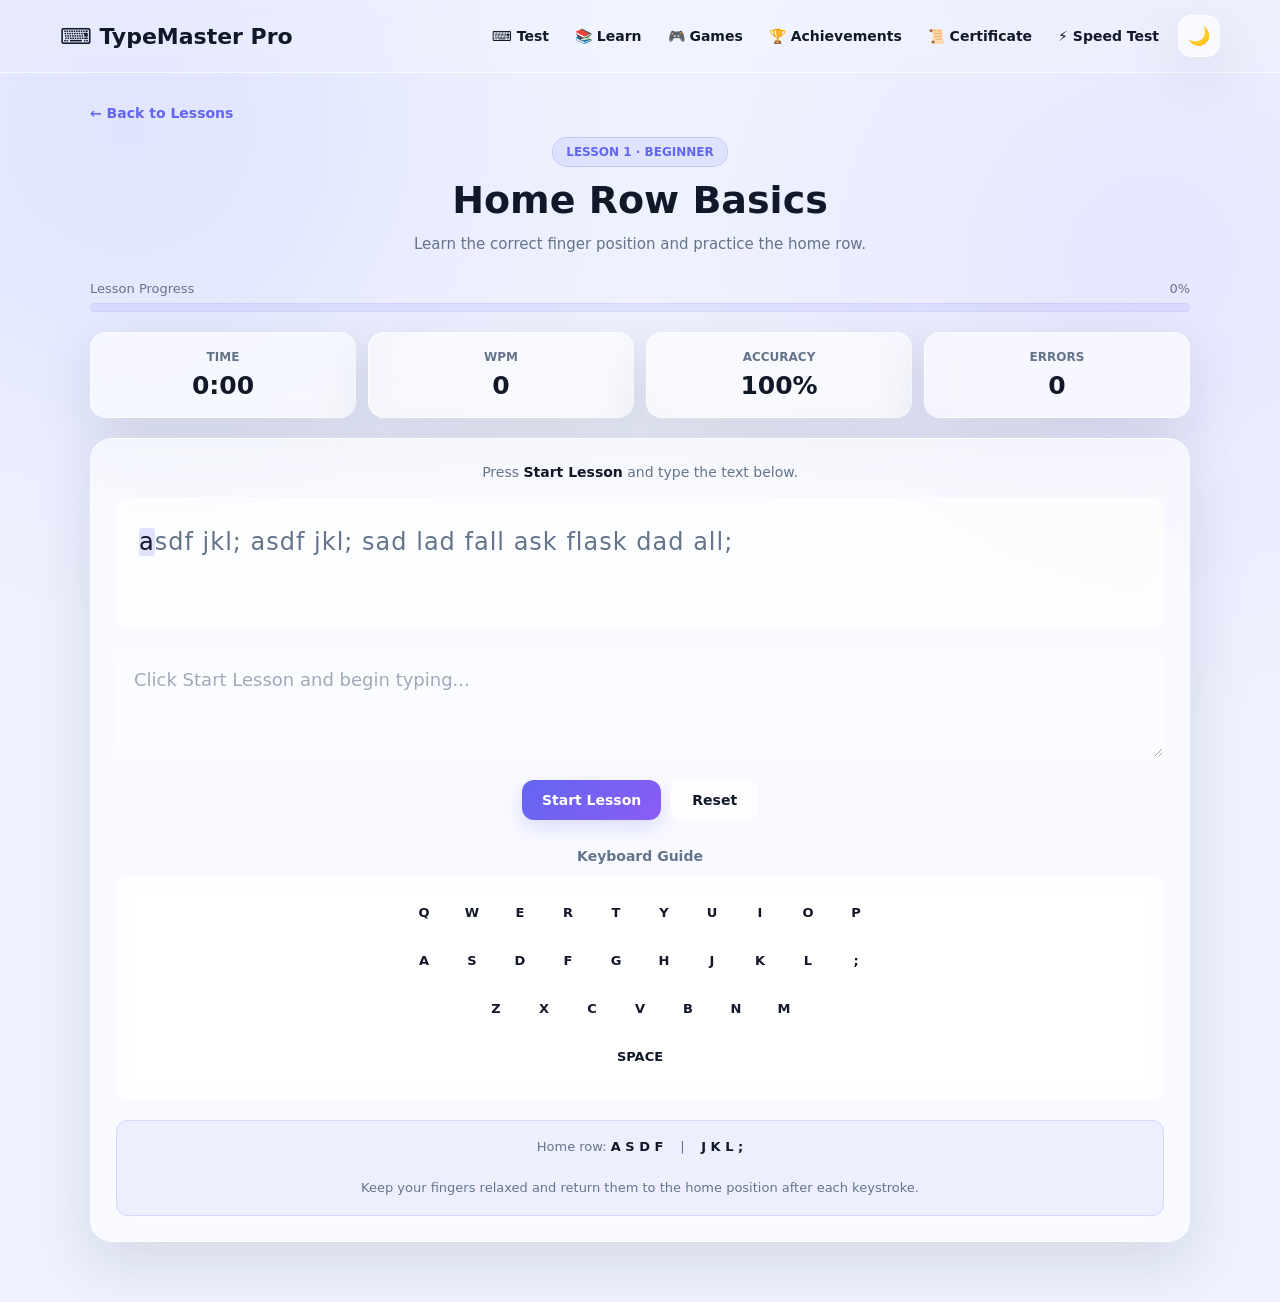
<file: lesson.html>
<!DOCTYPE html>
<html lang="en">

<head>

<meta charset="UTF-8">

<meta name="viewport" content="width=device-width, initial-scale=1.0">

<title>Home Row Typing Lesson | TypeMaster Pro</title>

<meta
    name="description"
    content="Learn home row typing with a free interactive typing lesson from TypeMaster Pro. Practice ASDF JKL and improve typing accuracy and speed."
>

<meta
    name="robots"
    content="index, follow"
>

<link
    rel="canonical"
    href="https://ajpartner420.github.io/TypeMaster-Pro/lesson.html"
>

<link
    rel="stylesheet"
    href="theme.css"
>

<script
    src="theme.js"
    defer
></script>


<style>

/* =========================================================
   RESET
========================================================= */

*{
    box-sizing:border-box;
    margin:0;
    padding:0;
}

html{
    scroll-behavior:smooth;
}


/* =========================================================
   BODY
========================================================= */

body{

    min-height:100vh;

    font-family:
        Inter,
        system-ui,
        -apple-system,
        BlinkMacSystemFont,
        "Segoe UI",
        sans-serif;

    background:
        radial-gradient(
            circle at 10% 10%,
            rgba(99,102,241,.10),
            transparent 30%
        ),
        radial-gradient(
            circle at 90% 20%,
            rgba(139,92,246,.08),
            transparent 30%
        ),
        var(--bg);

    color:var(--text);

    transition:
        background .3s ease,
        color .3s ease;
}


/* =========================================================
   HEADER
   SAME STRUCTURE AS INDEX
========================================================= */

header{

    position:sticky;

    top:0;

    z-index:1000;

    background:var(--header);

    backdrop-filter:blur(18px);

    -webkit-backdrop-filter:blur(18px);

    border-bottom:
        1px solid
        var(--border);
}


header .nav{

    width:100%;

    max-width:1200px;

    min-height:72px;

    margin:0 auto;

    padding:
        10px 20px;

    display:flex;

    align-items:center;

    justify-content:space-between;

    gap:20px;
}


/* =========================================================
   LOGO
========================================================= */

.logo{

    display:flex;

    align-items:center;

    gap:8px;

    color:var(--text);

    font-size:22px;

    font-weight:800;

    white-space:nowrap;

    text-decoration:none;

    flex:0 0 auto;
}


.logo:hover{

    color:var(--accent);

}


/* =========================================================
   NAV RIGHT
========================================================= */

.nav-right{

    display:flex;

    align-items:center;

    justify-content:flex-end;

    gap:8px;

    min-width:0;
}


/* =========================================================
   MAIN NAV
========================================================= */

.main-nav{

    display:flex;

    align-items:center;

    gap:4px;

    overflow-x:auto;

    scrollbar-width:none;

}


.main-nav::-webkit-scrollbar{

    display:none;

}


.main-nav a{

    display:block;

    text-decoration:none;

    color:var(--text);

    font-weight:700;

    font-size:14px;

    padding:
        9px 11px;

    border-radius:10px;

    white-space:nowrap;

    transition:
        background .2s ease,
        color .2s ease,
        transform .2s ease;
}


.main-nav a:hover{

    color:var(--accent);

    background:
        rgba(99,102,241,.10);

}


.main-nav a.active{

    color:var(--accent);

    background:
        rgba(99,102,241,.13);

}


/* =========================================================
   THEME BUTTON
========================================================= */

.icon-btn{

    width:42px;

    height:42px;

    min-width:42px;

    min-height:42px;

    flex:0 0 42px;

    display:flex;

    align-items:center;

    justify-content:center;

    border-radius:14px;

    border:
        1px solid
        var(--border);

    background:var(--card);

    color:var(--text);

    box-shadow:var(--shadow);

    cursor:pointer;

    font-size:18px;

    padding:0;

    transition:
        transform .2s ease,
        background .2s ease;
}


.icon-btn:hover{

    transform:translateY(-1px);

}


/* =========================================================
   MAIN CONTAINER
========================================================= */

main.container{

    width:
        min(
            1100px,
            calc(100% - 32px)
        );

    margin:0 auto;

    padding:
        30px 0 60px;
}


/* =========================================================
   BACK LINK
========================================================= */

.back-lessons{

    display:inline-flex;

    align-items:center;

    gap:5px;

    margin-bottom:16px;

    color:var(--accent);

    text-decoration:none;

    font-size:14px;

    font-weight:700;

    transition:
        color .2s ease;
}


.back-lessons:hover{

    color:var(--accent2);

}


/* =========================================================
   LESSON HEADER
========================================================= */

.lesson-header{

    text-align:center;

    margin-bottom:25px;
}


.badge{

    display:inline-block;

    padding:
        7px 13px;

    border-radius:20px;

    background:
        rgba(99,102,241,.10);

    border:
        1px solid
        rgba(99,102,241,.20);

    color:var(--accent);

    font-size:12px;

    font-weight:800;

    margin-bottom:12px;
}


.lesson-header h1{

    font-size:
        clamp(
            28px,
            5vw,
            38px
        );

    line-height:1.15;

    margin-bottom:9px;

    color:var(--text);
}


.lesson-header p{

    color:var(--muted);

    font-size:15px;

    line-height:1.6;
}


/* =========================================================
   PROGRESS
========================================================= */

.progress-box{

    margin-bottom:20px;
}


.progress-info{

    display:flex;

    align-items:center;

    justify-content:space-between;

    color:var(--muted);

    font-size:13px;

    margin-bottom:7px;
}


.progress-bar{

    width:100%;

    height:9px;

    background:
        rgba(99,102,241,.10);

    border-radius:20px;

    overflow:hidden;

    border:
        1px solid
        rgba(99,102,241,.08);
}


.progress-fill{

    width:0%;

    height:100%;

    background:
        linear-gradient(
            90deg,
            var(--accent),
            var(--accent2)
        );

    border-radius:inherit;

    transition:
        width .25s ease;
}


/* =========================================================
   STATS
========================================================= */

.stats{

    display:grid;

    grid-template-columns:
        repeat(4,1fr);

    gap:12px;

    margin-bottom:20px;
}


.stat{

    background:var(--card);

    border:
        1px solid
        var(--border);

    border-radius:16px;

    padding:17px;

    text-align:center;

    box-shadow:var(--shadow);

    backdrop-filter:blur(18px);

    -webkit-backdrop-filter:blur(18px);
}


.stat-label{

    color:var(--muted);

    font-size:12px;

    font-weight:700;

    margin-bottom:7px;
}


.stat-value{

    color:var(--text);

    font-size:25px;

    font-weight:800;
}


/* =========================================================
   TYPING CARD
========================================================= */

.typing-card{

    background:var(--card);

    border:
        1px solid
        var(--border);

    border-radius:22px;

    padding:25px;

    box-shadow:var(--shadow);

    backdrop-filter:blur(20px);

    -webkit-backdrop-filter:blur(20px);
}


/* =========================================================
   INSTRUCTION
========================================================= */

.instruction{

    text-align:center;

    color:var(--muted);

    font-size:14px;

    margin-bottom:18px;
}


.instruction strong{

    color:var(--text);
}


/* =========================================================
   TEXT DISPLAY
========================================================= */

.text-display{

    min-height:130px;

    padding:22px;

    border-radius:14px;

    background:var(--input);

    border:
        1px solid
        var(--border);

    font-size:24px;

    line-height:1.8;

    letter-spacing:1px;

    margin-bottom:20px;

    word-wrap:break-word;

    overflow-wrap:break-word;

    color:var(--text);
}


.char{

    color:var(--muted);

}


.char.current{

    color:var(--text);

    background:
        rgba(99,102,241,.18);

    border-radius:3px;
}


.char.correct{

    color:var(--success);
}


.char.wrong{

    color:var(--danger);

    background:
        rgba(239,68,68,.10);

    border-radius:2px;
}


/* =========================================================
   INPUT
========================================================= */

#typingInput{

    width:100%;

    min-height:110px;

    resize:vertical;

    padding:17px;

    border-radius:12px;

    border:
        1px solid
        var(--border);

    background:var(--input);

    color:var(--text);

    font-size:18px;

    line-height:1.5;

    outline:none;

    font-family:inherit;

    transition:
        border-color .2s ease,
        box-shadow .2s ease,
        background .2s ease;
}


#typingInput::placeholder{

    color:var(--muted);

}


#typingInput:focus{

    border-color:var(--accent);

    box-shadow:
        0 0 0 3px
        rgba(99,102,241,.12);

}


#typingInput:disabled{

    opacity:.60;

    cursor:not-allowed;

}


/* =========================================================
   CONTROLS
========================================================= */

.controls{

    display:flex;

    justify-content:center;

    gap:10px;

    margin-top:18px;

    flex-wrap:wrap;
}


.controls button{

    border:none;

    cursor:pointer;

    border-radius:12px;

    padding:
        11px 20px;

    font-weight:700;

    font-size:14px;

    font-family:inherit;

}


/* =========================================================
   START BUTTON
========================================================= */

.start-btn{

    background:
        linear-gradient(
            135deg,
            var(--accent),
            var(--accent2)
        );

    color:#fff;

    box-shadow:
        0 8px 20px
        rgba(99,102,241,.20);

    transition:
        transform .2s ease,
        opacity .2s ease;
}


.start-btn:hover{

    transform:translateY(-1px);

    opacity:.92;

}


/* =========================================================
   RESET BUTTON
========================================================= */

.reset-btn{

    background:var(--card);

    color:var(--text);

    border:
        1px solid
        var(--border) !important;

    transition:
        background .2s ease,
        transform .2s ease;
}


.reset-btn:hover{

    background:
        rgba(99,102,241,.10);

    transform:translateY(-1px);

}


/* =========================================================
   KEYBOARD
========================================================= */

.keyboard-title{

    text-align:center;

    color:var(--muted);

    margin:
        28px 0 12px;

    font-size:14px;

    font-weight:600;
}


.keyboard{

    background:var(--card);

    border:
        1px solid
        var(--border);

    border-radius:16px;

    padding:15px;

    overflow-x:auto;

    backdrop-filter:blur(14px);

    -webkit-backdrop-filter:blur(14px);
}


.key-row{

    display:flex;

    justify-content:center;

    gap:6px;

    margin-bottom:6px;

    min-width:max-content;
}


.key{

    min-width:42px;

    height:42px;

    border-radius:9px;

    background:var(--card-solid);

    border:
        1px solid
        var(--border);

    display:flex;

    justify-content:center;

    align-items:center;

    color:var(--text);

    font-weight:700;

    font-size:13px;

    transition:
        transform .1s ease,
        background .1s ease;
}


.key.active{

    background:
        linear-gradient(
            135deg,
            var(--accent),
            var(--accent2)
        );

    color:#fff;

    transform:
        translateY(-2px);

}


.key.space{

    min-width:280px;

}


/* =========================================================
   FINGER INFO
========================================================= */

.finger-info{

    margin-top:20px;

    padding:16px;

    background:
        rgba(99,102,241,.07);

    border:
        1px solid
        rgba(99,102,241,.16);

    border-radius:12px;

    text-align:center;

    color:var(--muted);

    font-size:13px;

    line-height:1.6;
}


.finger-info strong{

    color:var(--text);

}


/* =========================================================
   RESULT
========================================================= */

.result{

    display:none;

    margin-top:22px;

    padding:25px;

    border-radius:18px;

    background:var(--card);

    border:
        1px solid
        var(--border);

    box-shadow:var(--shadow);

    text-align:center;

    backdrop-filter:blur(18px);

    -webkit-backdrop-filter:blur(18px);
}


.result h2{

    margin-bottom:20px;

    color:var(--text);
}


.result-grid{

    display:grid;

    grid-template-columns:
        repeat(3,1fr);

    gap:12px;

    margin-bottom:20px;
}


.result-item{

    background:var(--input);

    padding:15px;

    border-radius:11px;

    border:
        1px solid
        var(--border);
}


.result-item span{

    display:block;

    color:var(--muted);

    font-size:12px;

    margin-bottom:5px;
}


.result-item strong{

    color:var(--text);

    font-size:22px;
}


/* =========================================================
   RESPONSIVE
========================================================= */

@media(max-width:900px){

    header .nav{

        min-height:62px;

        padding:
            8px 12px;
    }


    .logo{

        font-size:19px;
    }


    .nav-right{

        gap:8px;
    }


    .main-nav{

        max-width:68vw;

        flex-wrap:nowrap;

        overflow-x:auto;
    }

}


@media(max-width:700px){

    main.container{

        width:
            calc(100% - 24px);

        padding:
            25px 0 45px;
    }


    .stats{

        grid-template-columns:
            repeat(2,1fr);
    }


    .stat{

        padding:15px;
    }


    .stat-value{

        font-size:21px;
    }


    .typing-card{

        padding:15px;
    }


    .text-display{

        font-size:19px;

        line-height:1.7;

        padding:15px;

        min-height:110px;
    }


    #typingInput{

        font-size:16px;

        min-height:100px;
    }


    .key{

        min-width:34px;

        height:38px;

        font-size:11px;
    }


    .key.space{

        min-width:180px;
    }


    .result-grid{

        grid-template-columns:
            1fr 1fr;
    }

}


@media(max-width:600px){

    .logo{

        font-size:17px;
    }


    .main-nav{

        max-width:58vw;
    }


    .main-nav a{

        padding:
            8px 9px;

        font-size:13px;
    }


    .icon-btn{

        width:40px;

        height:40px;

        min-width:40px;

        flex-basis:40px;
    }

}


@media(max-width:420px){

    main.container{

        width:
            calc(100% - 20px);
    }


    .main-nav{

        max-width:56vw;
    }


    .main-nav a{

        padding:7px;

        font-size:12px;
    }

}

</style>

</head>


<body>


<!-- =========================================================
     HEADER
========================================================= -->

<header>

    <div class="nav">

        <a
            href="index.html"
            class="logo"
        >
            ⌨️ TypeMaster Pro
        </a>


        <div class="nav-right">

            <nav class="main-nav">

                <a href="index.html">
                    ⌨️ Test
                </a>

                <a href="learn.html">
                    📚 Learn
                </a>

                <a href="games.html">
                    🎮 Games
                </a>

                <a href="achievements.html">
                    🏆 Achievements
                </a>

                <a href="certificate.html">
                    📜 Certificate
                </a>

                <a href="typing-speed-test.html">
                    ⚡ Speed Test
                </a>

            </nav>


            <button
                class="icon-btn"
                id="tmThemeBtn"
                onclick="toggleTMTheme()"
                aria-label="Switch to Dark Mode"
                title="Switch to Dark Mode"
            >
                🌙
            </button>

        </div>

    </div>

</header>


<!-- =========================================================
     MAIN
========================================================= -->

<main class="container">


    <a
        href="learn.html"
        class="back-lessons"
    >
        ← Back to Lessons
    </a>


    <!-- LESSON HEADER -->

    <div class="lesson-header">

        <div
            class="badge"
            id="lessonBadge"
        >
            LESSON 1 · BEGINNER
        </div>


        <h1 id="lessonTitle">
            Home Row Basics
        </h1>


        <p id="lessonDescription">
            Learn the correct finger position and practice the home row.
        </p>

    </div>


    <!-- PROGRESS -->

    <div class="progress-box">

        <div class="progress-info">

            <span>
                Lesson Progress
            </span>

            <span id="progressText">
                0%
            </span>

        </div>


        <div class="progress-bar">

            <div
                class="progress-fill"
                id="progressFill"
            ></div>

        </div>

    </div>


    <!-- STATS -->

    <div class="stats">

        <div class="stat">

            <div class="stat-label">
                TIME
            </div>

            <div
                class="stat-value"
                id="time"
            >
                0:00
            </div>

        </div>


        <div class="stat">

            <div class="stat-label">
                WPM
            </div>

            <div
                class="stat-value"
                id="wpm"
            >
                0
            </div>

        </div>


        <div class="stat">

            <div class="stat-label">
                ACCURACY
            </div>

            <div
                class="stat-value"
                id="accuracy"
            >
                100%
            </div>

        </div>


        <div class="stat">

            <div class="stat-label">
                ERRORS
            </div>

            <div
                class="stat-value"
                id="errors"
            >
                0
            </div>

        </div>

    </div>


    <!-- TYPING CARD -->

    <div class="typing-card">

        <div class="instruction">

            Press
            <strong>Start Lesson</strong>
            and type the text below.

        </div>


        <div
            class="text-display"
            id="textDisplay"
        ></div>


        <textarea
            id="typingInput"
            placeholder="Click Start Lesson and begin typing..."
            disabled
            spellcheck="false"
            autocomplete="off"
            autocorrect="off"
            autocapitalize="off"
        ></textarea>


        <div class="controls">

            <button
                class="start-btn"
                id="startBtn"
                onclick="startLesson()"
            >
                Start Lesson
            </button>


            <button
                class="reset-btn"
                onclick="resetLesson()"
            >
                Reset
            </button>

        </div>


        <!-- KEYBOARD -->

        <div class="keyboard-title">
            Keyboard Guide
        </div>


        <div class="keyboard">

            <div class="key-row">

                <div class="key">Q</div>
                <div class="key">W</div>
                <div class="key">E</div>
                <div class="key">R</div>
                <div class="key">T</div>
                <div class="key">Y</div>
                <div class="key">U</div>
                <div class="key">I</div>
                <div class="key">O</div>
                <div class="key">P</div>

            </div>


            <div class="key-row">

                <div class="key">A</div>
                <div class="key">S</div>
                <div class="key">D</div>
                <div class="key">F</div>
                <div class="key">G</div>
                <div class="key">H</div>
                <div class="key">J</div>
                <div class="key">K</div>
                <div class="key">L</div>
                <div class="key">;</div>

            </div>


            <div class="key-row">

                <div class="key">Z</div>
                <div class="key">X</div>
                <div class="key">C</div>
                <div class="key">V</div>
                <div class="key">B</div>
                <div class="key">N</div>
                <div class="key">M</div>

            </div>


            <div class="key-row">

                <div class="key space">
                    SPACE
                </div>

            </div>

        </div>


        <!-- FINGER INFO -->

        <div class="finger-info">

            Home row:

            <strong>
                A S D F
            </strong>

            &nbsp;&nbsp; | &nbsp;&nbsp;

            <strong>
                J K L ;
            </strong>

            <br><br>

            Keep your fingers relaxed and return them to the
            home position after each keystroke.

        </div>

    </div>


    <!-- RESULT -->

    <div
        class="result"
        id="result"
    >

        <h2>
            🎉 Lesson Complete!
        </h2>


        <div class="result-grid">

            <div class="result-item">

                <span>
                    WPM
                </span>

                <strong id="resultWpm">
                    0
                </strong>

            </div>


            <div class="result-item">

                <span>
                    Accuracy
                </span>

                <strong id="resultAccuracy">
                    0%
                </strong>

            </div>


            <div class="result-item">

                <span>
                    Errors
                </span>

                <strong id="resultErrors">
                    0
                </strong>

            </div>

        </div>


        <button
            class="start-btn"
            onclick="resetLesson()"
        >
            Practice Again
        </button>

    </div>

</main>


<!-- =========================================================
     LESSON ENGINE
========================================================= -->

<script>

/* =========================================================
   LESSON DATA
========================================================= */

const lessons = {

    "home-row-1": {
        number:1,
        title:"Home Row Basics",
        level:"BEGINNER",
        description:
            "Learn the correct finger position and practice the home row.",
        text:
            "asdf jkl; asdf jkl; sad lad fall ask flask dad all;"
    },

    "left-hand-1": {
        number:2,
        title:"Left Hand Practice",
        level:"BEGINNER",
        description:
            "Practice the A, S, D and F keys using the correct fingers.",
        text:
            "asdf sad dad fad ask flask salad fall all dad"
    },

    "right-hand-1": {
        number:3,
        title:"Right Hand Practice",
        level:"BEGINNER",
        description:
            "Practice the J, K, L and semicolon keys with proper finger placement.",
        text:
            "jkl; jak kill jail like lake all; ask lad"
    },

    "home-row-words": {
        number:4,
        title:"Home Row Words",
        level:"BEGINNER",
        description:
            "Combine home row letters to type simple words.",
        text:
            "sad dad lad all fall ask flask salad lass"
    },

    "top-row-1": {
        number:5,
        title:"Top Row",
        level:"BEGINNER",
        description:
            "Practice the top row of the keyboard.",
        text:
            "qwerty ytrewq we were write type quite power"
    },

    "bottom-row-1": {
        number:6,
        title:"Bottom Row",
        level:"BEGINNER",
        description:
            "Practice the bottom row of the keyboard.",
        text:
            "zxcv bnm zxcv bnm move zone zoom box van"
    },

    "capital-letters": {
        number:7,
        title:"Capital Letters",
        level:"BEGINNER",
        description:
            "Learn how to use Shift correctly while typing capital letters.",
        text:
            "Hello World This Is TypeMaster Pro Learn Typing"
    },

    "numbers-1": {
        number:8,
        title:"Numbers",
        level:"INTERMEDIATE",
        description:
            "Practice numbers and number combinations.",
        text:
            "12345 67890 12345 67890 2026 123 456 789"
    },

    "punctuation-1": {
        number:9,
        title:"Punctuation",
        level:"INTERMEDIATE",
        description:
            "Practice common punctuation keys.",
        text:
            "Hello, world. How are you? I am learning typing!"
    }

};


/* =========================================================
   GET CURRENT LESSON
========================================================= */

const params =
    new URLSearchParams(
        window.location.search
    );


const lessonId =
    params.get("id") ||
    "home-row-1";


const currentLesson =
    lessons[lessonId] ||
    lessons["home-row-1"];


/* =========================================================
   VARIABLES
========================================================= */

let started = false;

let finished = false;

let startTime = null;

let timerInterval = null;

let totalErrors = 0;


/* =========================================================
   ELEMENTS
========================================================= */

const lessonBadge =
    document.getElementById(
        "lessonBadge"
    );

const lessonTitle =
    document.getElementById(
        "lessonTitle"
    );

const lessonDescription =
    document.getElementById(
        "lessonDescription"
    );

const textDisplay =
    document.getElementById(
        "textDisplay"
    );

const typingInput =
    document.getElementById(
        "typingInput"
    );

const timeDisplay =
    document.getElementById(
        "time"
    );

const wpmDisplay =
    document.getElementById(
        "wpm"
    );

const accuracyDisplay =
    document.getElementById(
        "accuracy"
    );

const errorsDisplay =
    document.getElementById(
        "errors"
    );

const progressFill =
    document.getElementById(
        "progressFill"
    );

const progressText =
    document.getElementById(
        "progressText"
    );

const result =
    document.getElementById(
        "result"
    );

const startButton =
    document.getElementById(
        "startBtn"
    );


/* =========================================================
   UPDATE LESSON HEADER
========================================================= */

lessonBadge.textContent =
    "LESSON " +
    currentLesson.number +
    " · " +
    currentLesson.level;


lessonTitle.textContent =
    currentLesson.title;


lessonDescription.textContent =
    currentLesson.description;


/* =========================================================
   RENDER TEXT
========================================================= */

function renderText(){

    textDisplay.innerHTML = "";


    for(
        let i = 0;
        i < currentLesson.text.length;
        i++
    ){

        const span =
            document.createElement(
                "span"
            );


        span.className =
            "char";


        span.textContent =
            currentLesson.text[i];


        textDisplay.appendChild(
            span
        );

    }


    updateCurrentCharacter();

}


/* =========================================================
   START LESSON
========================================================= */

function startLesson(){

    if(started){

        typingInput.focus();

        return;

    }


    started = true;

    finished = false;

    startTime = Date.now();

    totalErrors = 0;


    typingInput.disabled = false;

    typingInput.value = "";

    typingInput.focus();


    startButton.textContent =
        "Typing...";


    timerInterval =
        setInterval(
            updateStats,
            250
        );

}


/* =========================================================
   INPUT
========================================================= */

typingInput.addEventListener(
    "input",
    function(){

        if(
            !started ||
            finished
        ){

            return;

        }


        const typed =
            typingInput.value;


        totalErrors = 0;


        for(
            let i = 0;
            i < typed.length;
            i++
        ){

            if(
                i >= currentLesson.text.length ||
                typed[i] !== currentLesson.text[i]
            ){

                totalErrors++;

            }

        }


        updateCharacterColors();

        updateCurrentCharacter();

        updateStats();


        const progress =
            Math.min(
                100,
                Math.round(
                    (
                        typed.length /
                        currentLesson.text.length
                    ) * 100
                )
            );


        progressFill.style.width =
            progress + "%";


        progressText.textContent =
            progress + "%";


        if(
            typed.length >=
            currentLesson.text.length
        ){

            finishLesson();

        }

    }
);


/* =========================================================
   CHARACTER COLORS
========================================================= */

function updateCharacterColors(){

    const typed =
        typingInput.value;


    const chars =
        textDisplay.querySelectorAll(
            ".char"
        );


    chars.forEach(
        function(char,index){

            char.classList.remove(
                "correct",
                "wrong"
            );


            if(
                index < typed.length
            ){

                if(
                    typed[index] ===
                    currentLesson.text[index]
                ){

                    char.classList.add(
                        "correct"
                    );

                }
                else{

                    char.classList.add(
                        "wrong"
                    );

                }

            }

        }
    );

}


/* =========================================================
   CURRENT CHARACTER
========================================================= */

function updateCurrentCharacter(){

    const typedLength =
        typingInput.value.length;


    const chars =
        textDisplay.querySelectorAll(
            ".char"
        );


    chars.forEach(
        function(char){

            char.classList.remove(
                "current"
            );

        }
    );


    if(
        typedLength <
        chars.length
    ){

        chars[
            typedLength
        ].classList.add(
            "current"
        );

    }

}


/* =========================================================
   STATS
========================================================= */

function updateStats(){

    if(!startTime){

        return;

    }


    const elapsedSeconds =
        Math.max(
            1,
            (
                Date.now() -
                startTime
            ) / 1000
        );


    const minutes =
        elapsedSeconds / 60;


    const typed =
        typingInput.value;


    /* TIME */

    const minutesPart =
        Math.floor(
            elapsedSeconds / 60
        );


    const secondsPart =
        Math.floor(
            elapsedSeconds % 60
        );


    timeDisplay.textContent =
        minutesPart +
        ":" +
        String(
            secondsPart
        ).padStart(
            2,
            "0"
        );


    /* WPM */

    const correctCharacters =
        calculateCorrectCharacters();


    const wpm =
        Math.round(
            (
                correctCharacters / 5
            ) / minutes
        );


    wpmDisplay.textContent =
        Math.max(
            0,
            wpm
        );


    /* ACCURACY */

    let accuracy = 100;


    if(
        typed.length > 0
    ){

        accuracy =
            Math.round(
                (
                    (
                        typed.length -
                        totalErrors
                    ) /
                    typed.length
                ) * 100
            );

    }


    accuracy =
        Math.max(
            0,
            Math.min(
                100,
                accuracy
            )
        );


    accuracyDisplay.textContent =
        accuracy + "%";


    errorsDisplay.textContent =
        totalErrors;

}


/* =========================================================
   CORRECT CHARACTERS
========================================================= */

function calculateCorrectCharacters(){

    const typed =
        typingInput.value;


    let correct = 0;


    for(
        let i = 0;
        i < typed.length;
        i++
    ){

        if(
            i <
            currentLesson.text.length &&
            typed[i] ===
            currentLesson.text[i]
        ){

            correct++;

        }

    }


    return correct;

}


/* =========================================================
   FINISH LESSON
========================================================= */

function finishLesson(){

    if(finished){

        return;

    }


    finished = true;


    clearInterval(
        timerInterval
    );


    typingInput.disabled = true;


    startButton.textContent =
        "Completed";


    updateStats();


    const finalWpm =
        parseInt(
            wpmDisplay.textContent
        ) || 0;


    const finalAccuracy =
        accuracyDisplay.textContent;


    const finalErrors =
        totalErrors;


    document.getElementById(
        "resultWpm"
    ).textContent =
        finalWpm;


    document.getElementById(
        "resultAccuracy"
    ).textContent =
        finalAccuracy;


    document.getElementById(
        "resultErrors"
    ).textContent =
        finalErrors;


    result.style.display =
        "block";


    /* SAVE COMPLETION */

    saveProgress(
        currentLesson.number,
        finalWpm
    );

}


/* =========================================================
   SAVE PROGRESS
========================================================= */

function saveProgress(
    lessonNumber,
    wpm
){

    /* SAVE THIS LESSON */

    localStorage.setItem(
        "tm_lesson_" +
        lessonNumber +
        "_completed",
        "true"
    );


    /* SAVE WPM */

    localStorage.setItem(
        "tm_lesson_" +
        lessonNumber +
        "_wpm",
        String(wpm)
    );


    /* COUNT COMPLETED LESSONS */

    let completed = 0;


    for(
        let i = 1;
        i <= 9;
        i++
    ){

        if(
            localStorage.getItem(
                "tm_lesson_" +
                i +
                "_completed"
            ) === "true"
        ){

            completed++;

        }

    }


    localStorage.setItem(
        "tm_completed_lessons",
        String(completed)
    );


    /* SAVE GLOBAL BEST WPM */

    let best =
        Number(
            localStorage.getItem(
                "tm_best_wpm"
            )
        ) || 0;


    if(
        wpm > best
    ){

        localStorage.setItem(
            "tm_best_wpm",
            String(wpm)
        );

    }

}


/* =========================================================
   RESET
========================================================= */

function resetLesson(){

    clearInterval(
        timerInterval
    );


    started = false;

    finished = false;

    startTime = null;

    timerInterval = null;

    totalErrors = 0;


    typingInput.value = "";

    typingInput.disabled = true;


    timeDisplay.textContent =
        "0:00";


    wpmDisplay.textContent =
        "0";


    accuracyDisplay.textContent =
        "100%";


    errorsDisplay.textContent =
        "0";


    progressFill.style.width =
        "0%";


    progressText.textContent =
        "0%";


    startButton.textContent =
        "Start Lesson";


    result.style.display =
        "none";


    document
        .querySelectorAll(".key")
        .forEach(
            function(key){

                key.classList.remove(
                    "active"
                );

            }
        );


    renderText();

}


/* =========================================================
   KEYBOARD HIGHLIGHT
========================================================= */

document.addEventListener(
    "keydown",
    function(event){

        if(
            !started ||
            finished
        ){

            return;

        }


        let key =
            event.key.toUpperCase();


        if(
            event.key === " "
        ){

            key = "SPACE";

        }


        document
            .querySelectorAll(".key")
            .forEach(
                function(k){

                    if(
                        k.textContent.trim() ===
                        key
                    ){

                        k.classList.add(
                            "active"
                        );

                    }

                }
            );

    }
);


document.addEventListener(
    "keyup",
    function(){

        document
            .querySelectorAll(".key")
            .forEach(
                function(k){

                    k.classList.remove(
                        "active"
                    );

                }
            );

    }
);


/* =========================================================
   ACTIVE NAVIGATION
========================================================= */

(function(){

    const currentPage =
        location.pathname
            .split("/")
            .pop() ||
        "index.html";


    document
        .querySelectorAll(
            ".main-nav a, .tm-menu a"
        )
        .forEach(
            function(link){

                const href =
                    link.getAttribute("href") || "";


                const page =
                    href
                        .split("/")
                        .pop()
                        .split("?")[0];


                if(
                    page === currentPage
                ){

                    link.classList.add(
                        "active"
                    );

                }

            }
        );

})();


/* =========================================================
   INITIALIZE
========================================================= */

renderText();

</script>


</body>

</html>
</file>
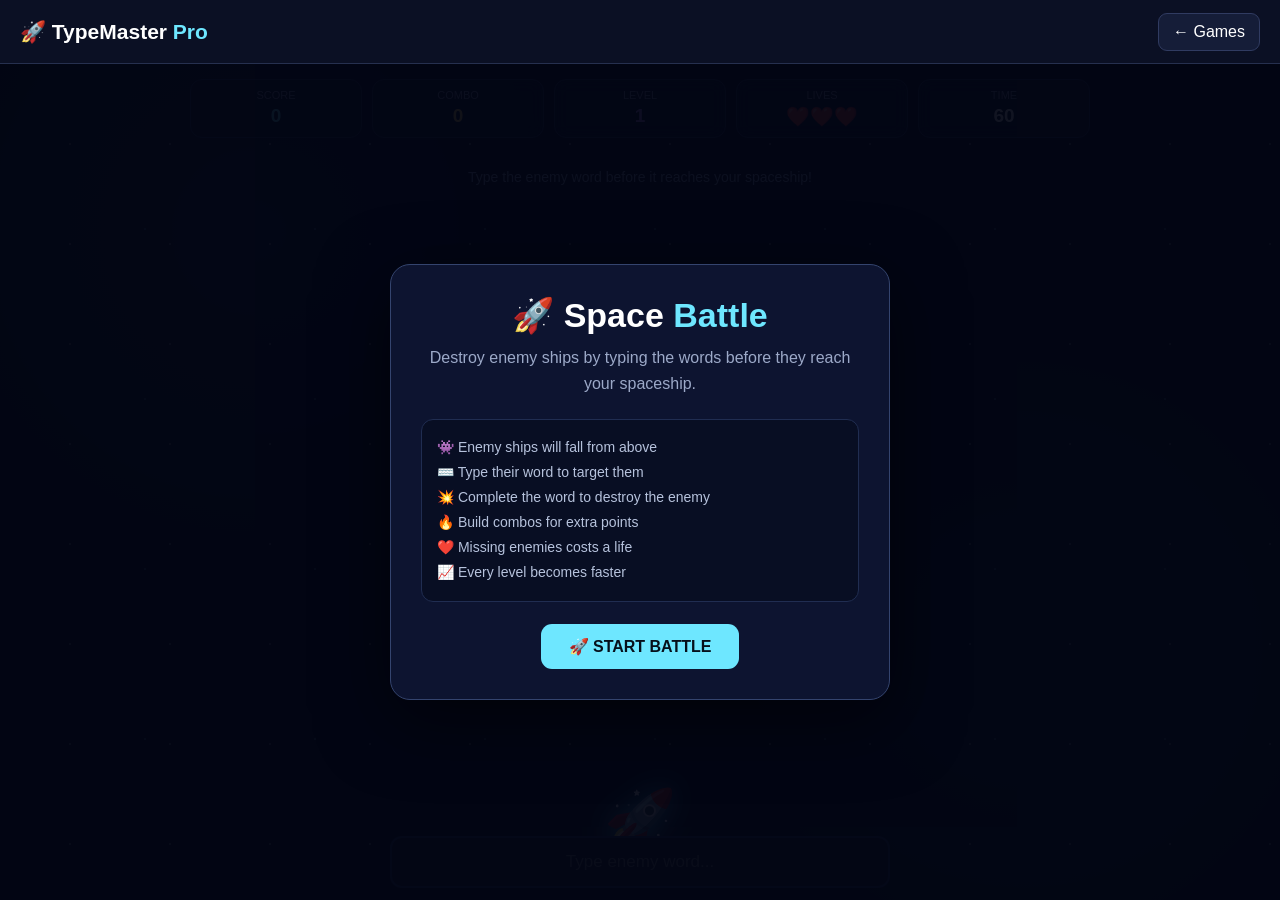
<file: space-battle.html>
<!DOCTYPE html>
<html lang="en">
<head>
<meta charset="UTF-8">
<meta name="viewport" content="width=device-width, initial-scale=1.0">
<title>Space Battle - TypeMaster Pro</title>

<style>
*{
    box-sizing:border-box;
    margin:0;
    padding:0;
}

body{
    font-family:Arial,Helvetica,sans-serif;
    background:#050816;
    color:white;
    min-height:100vh;
    overflow:hidden;
}

.topbar{
    height:64px;
    background:#0b1024;
    border-bottom:1px solid #26304f;
    display:flex;
    align-items:center;
    justify-content:space-between;
    padding:0 20px;
    position:relative;
    z-index:20;
}

.logo{
    font-size:21px;
    font-weight:800;
}

.logo span{
    color:#6ee7ff;
}

.back{
    color:white;
    text-decoration:none;
    background:#151d38;
    border:1px solid #303b61;
    padding:9px 14px;
    border-radius:9px;
}

.game{
    height:calc(100vh - 64px);
    position:relative;
    overflow:hidden;
    background:
        radial-gradient(circle at 20% 20%,rgba(70,100,255,.12),transparent 25%),
        radial-gradient(circle at 80% 70%,rgba(0,220,255,.08),transparent 25%),
        #050816;
}

.stars{
    position:absolute;
    inset:0;
    background-image:
        radial-gradient(circle,#fff 1px,transparent 1px),
        radial-gradient(circle,#8edcff 1px,transparent 1px);
    background-size:100px 100px,170px 170px;
    background-position:20px 30px,60px 80px;
    opacity:.35;
    animation:starsMove 12s linear infinite;
}

@keyframes starsMove{
    from{transform:translateY(0)}
    to{transform:translateY(100px)}
}

.hud{
    position:absolute;
    top:15px;
    left:50%;
    transform:translateX(-50%);
    width:min(900px,94%);
    display:grid;
    grid-template-columns:repeat(5,1fr);
    gap:10px;
    z-index:10;
}

.stat{
    background:rgba(12,18,42,.88);
    border:1px solid #29375e;
    border-radius:12px;
    padding:9px;
    text-align:center;
    backdrop-filter:blur(8px);
}

.stat small{
    display:block;
    color:#8e9bbd;
    font-size:11px;
    margin-bottom:4px;
}

.stat strong{
    font-size:19px;
}

#score{color:#6ee7ff}
#combo{color:#ffd166}
#level{color:#b58cff}
#lives{color:#ff6b81}

.enemy{
    position:absolute;
    min-width:105px;
    padding:10px 13px;
    border-radius:12px;
    border:2px solid #ff5577;
    background:linear-gradient(145deg,#351329,#171025);
    box-shadow:0 0 20px rgba(255,50,100,.25);
    text-align:center;
    font-weight:800;
    z-index:5;
    transition:transform .08s;
}

.enemy .ship{
    font-size:24px;
    display:block;
    margin-bottom:4px;
}

.enemy .word{
    font-size:15px;
    letter-spacing:.5px;
}

.enemy .typed{
    color:#6ee7ff;
}

.target{
    border-color:#6ee7ff;
    box-shadow:0 0 28px rgba(110,231,255,.5);
}

.combo-pop{
    position:absolute;
    z-index:25;
    color:#ffd166;
    font-size:22px;
    font-weight:900;
    text-shadow:0 0 12px rgba(255,209,102,.8);
    pointer-events:none;
    animation:comboPop .7s ease-out forwards;
}

@keyframes comboPop{
    0%{
        transform:translateY(0) scale(.7);
        opacity:0;
    }
    20%{
        transform:translateY(-5px) scale(1.15);
        opacity:1;
    }
    100%{
        transform:translateY(-55px) scale(1);
        opacity:0;
    }
}

.combo-active{
    animation:comboPulse .3s ease-out;
}

@keyframes comboPulse{
    0%{transform:scale(1);}
    50%{transform:scale(1.18);}
    100%{transform:scale(1);}
}
    
.player{
    position:absolute;
    bottom:32px;
    left:50%;
    transform:translateX(-50%);
    text-align:center;
    z-index:8;
}

.ship-player{
    font-size:58px;
    filter:drop-shadow(0 0 14px #48d9ff);
}

.player-name{
    font-size:11px;
    color:#7f91bd;
    margin-top:3px;
}

.laser{
    position:absolute;
    width:5px;
    height:70px;
    background:#6ee7ff;
    box-shadow:0 0 15px #6ee7ff;
    border-radius:10px;
    z-index:6;
    animation:laserMove .28s linear forwards;
}

@keyframes laserMove{
    from{transform:translateY(0)}
    to{transform:translateY(-300px);opacity:0}
}

.explosion{
    position:absolute;
    font-size:38px;
    z-index:15;
    animation:explode .45s ease-out forwards;
}

@keyframes explode{
    0%{
        transform:scale(.4);
        opacity:1;
    }
    100%{
        transform:scale(1.8);
        opacity:0;
    }
}

.message{
    position:absolute;
    top:105px;
    left:50%;
    transform:translateX(-50%);
    color:#9aabd2;
    font-size:14px;
    z-index:9;
    text-align:center;
}

.input-area{
    position:absolute;
    bottom:12px;
    left:50%;
    transform:translateX(-50%);
    width:min(500px,90%);
    z-index:20;
}

#typingInput{
    width:100%;
    padding:14px 16px;
    border-radius:12px;
    border:2px solid #29375e;
    background:#0b1024;
    color:white;
    outline:none;
    font-size:17px;
    text-align:center;
}

#typingInput:focus{
    border-color:#6ee7ff;
    box-shadow:0 0 18px rgba(110,231,255,.15);
}

.start-screen,
.result-screen{
    position:absolute;
    inset:0;
    z-index:30;
    background:rgba(3,6,20,.94);
    display:flex;
    align-items:center;
    justify-content:center;
    padding:20px;
}

.panel{
    width:min(500px,100%);
    background:#0d1430;
    border:1px solid #34446e;
    border-radius:20px;
    padding:30px;
    text-align:center;
    box-shadow:0 20px 70px rgba(0,0,0,.5);
}

.panel h1{
    font-size:34px;
    margin-bottom:10px;
}

.panel h1 span{
    color:#6ee7ff;
}

.panel p{
    color:#9ca9c8;
    line-height:1.6;
    margin:10px 0 22px;
}

.start-btn,
.restart-btn{
    border:0;
    background:#6ee7ff;
    color:#06101b;
    font-weight:800;
    font-size:16px;
    padding:13px 28px;
    border-radius:11px;
    cursor:pointer;
}

.instructions{
    text-align:left;
    background:#080e23;
    border:1px solid #202d51;
    border-radius:12px;
    padding:15px;
    margin-bottom:22px;
    color:#b6c2dc;
    font-size:14px;
    line-height:1.8;
}

.result-grid{
    display:grid;
    grid-template-columns:repeat(2,1fr);
    gap:10px;
    margin:20px 0;
}

.result-box{
    background:#080e23;
    border:1px solid #202d51;
    border-radius:10px;
    padding:12px;
}

.result-box small{
    display:block;
    color:#7f8bab;
    margin-bottom:5px;
}

.result-box strong{
    font-size:21px;
}

.hidden{
    display:none!important;
}

@media(max-width:600px){

    .topbar{
        padding:0 12px;
        height:58px;
    }

    .logo{
        font-size:17px;
    }

    .game{
        height:calc(100vh - 58px);
    }

    .hud{
        grid-template-columns:repeat(3,1fr);
        top:10px;
        gap:6px;
    }

    .stat{
        padding:7px 4px;
    }

    .stat strong{
        font-size:15px;
    }

    .stat small{
        font-size:9px;
    }

    .message{
        top:125px;
        font-size:12px;
        width:90%;
    }

    .enemy{
        min-width:90px;
        padding:8px 10px;
    }

    .enemy .ship{
        font-size:20px;
    }

    .enemy .word{
        font-size:13px;
    }

    .player{
        bottom:65px;
    }

    .ship-player{
        font-size:48px;
    }

    .input-area{
        bottom:8px;
    }

    .panel{
        padding:23px 18px;
    }

    .panel h1{
        font-size:27px;
    }
}

.power-up{
    position:absolute;
    font-size:38px;
    font-weight:bold;
    z-index:7;
    filter:drop-shadow(0 0 12px rgba(255,0,0,.8));
    animation:powerPulse .6s infinite alternate;
    user-select:none;
}

@keyframes powerPulse{
    from{
        transform:scale(1);
    }
    to{
        transform:scale(1.18);
    }
}
    
    .time-buster{
        position:absolute;
        font-size:38px;
        font-weight:bold;
        z-index:7;
        filter:drop-shadow(0 0 14px rgba(80,180,255,.95));
        animation:timePulse .55s infinite alternate;
        user-select:none;
    }

    @keyframes timePulse{
        from{ transform:scale(1); }
        to{ transform:scale(1.2); }
    }

</style>
</head>

<body>

<header class="topbar">
    <div class="logo">🚀 TypeMaster <span>Pro</span></div>
    <a class="back" href="games.html">← Games</a>
</header>

<div class="game">

    <div class="stars"></div>

    <div class="hud">
        <div class="stat">
            <small>SCORE</small>
            <strong id="score">0</strong>
        </div>

        <div class="stat">
            <small>COMBO</small>
            <strong id="combo">0</strong>
        </div>

        <div class="stat">
            <small>LEVEL</small>
            <strong id="level">1</strong>
        </div>

        <div class="stat">
            <small>LIVES</small>
            <strong id="lives">❤️❤️❤️</strong>
        </div>

        <div class="stat">
            <small>TIME</small>
            <strong id="time">60</strong>
        </div>
    </div>

    <div class="message">
        Type the enemy word before it reaches your spaceship!
    </div>

    <div class="player">
        <div class="ship-player">🚀</div>
        <div class="player-name">YOUR SHIP</div>
    </div>

    <div class="input-area">
        <input
            id="typingInput"
            type="text"
            autocomplete="off"
            autocapitalize="off"
            spellcheck="false"
            placeholder="Type enemy word..."
            disabled
        >
    </div>

    <!-- START -->
    <div class="start-screen" id="startScreen">
        <div class="panel">

            <h1>🚀 Space <span>Battle</span></h1>

            <p>
                Destroy enemy ships by typing the words before
                they reach your spaceship.
            </p>

            <div class="instructions">
                👾 Enemy ships will fall from above<br>
                ⌨️ Type their word to target them<br>
                💥 Complete the word to destroy the enemy<br>
                🔥 Build combos for extra points<br>
                ❤️ Missing enemies costs a life<br>
                📈 Every level becomes faster
            </div>

            <button class="start-btn" id="startBtn">
                🚀 START BATTLE
            </button>

        </div>
    </div>

    <!-- RESULT -->
    <div class="result-screen hidden" id="resultScreen">
        <div class="panel">

            <h1>🏆 Battle <span>Complete</span></h1>

            <div class="result-grid">

                <div class="result-box">
                    <small>Score</small>
                    <strong id="finalScore">0</strong>
                </div>

                <div class="result-box">
                    <small>WPM</small>
                    <strong id="finalWpm">0</strong>
                </div>

                <div class="result-box">
                    <small>Accuracy</small>
                    <strong id="finalAccuracy">0%</strong>
                </div>

                <div class="result-box">
                    <small>Destroyed</small>
                    <strong id="finalDestroyed">0</strong>
                </div>

                <div class="result-box">
                    <small>Missed</small>
                    <strong id="finalMissed">0</strong>
                </div>

                <div class="result-box">
                    <small>Best Combo</small>
                    <strong id="finalCombo">0</strong>
                </div>

            </div>

            <button class="restart-btn" id="restartBtn">
                🚀 PLAY AGAIN
            </button>

        </div>
    </div>

</div>

<script>

const words = [
    // LEVEL 1 — very easy
    "cat","dog","sun","red","box","car","map","run",
    "pen","top","man","hat","cup","key","bus","big",
    "hot","new","win","fun",

    // LEVEL 2
    "book","home","game","star","moon","fish","tree",
    "road","time","word","type","fast","blue","green",
    "fire","ship","ball","door","milk","hand",

    // LEVEL 3
    "space","battle","rocket","planet","galaxy","laser",
    "speed","power","target","attack","shield","fighter",
    "typing","master","future","energy","mission",

    // LEVEL 4+
    "keyboard","asteroid","satellite","universe",
    "explorer","computer","defense","technology",
    "challenge","adventure"
];

const game = document.querySelector(".game");
const input = document.getElementById("typingInput");

const scoreEl = document.getElementById("score");
const comboEl = document.getElementById("combo");
const levelEl = document.getElementById("level");
const livesEl = document.getElementById("lives");
const timeEl = document.getElementById("time");

const startScreen = document.getElementById("startScreen");
const resultScreen = document.getElementById("resultScreen");

let score = 0;
let powerUp = null;
let powerUpTimer = 0;

let timeBuster = null;
let timeBusterStage = 0;
let combo = 0;
let bestCombo = 0;
let lives = 3;
let level = 1;
let time = 60;

let destroyed = 0;
let missed = 0;

let totalTyped = 0;
let correctCharacters = 0;

let startTime = 0;
let gameRunning = false;

let timerInterval;
let spawnInterval;

let enemies = [];
let currentTarget = null;


/* =========================
   GET WORD BY LEVEL
========================= */

function getWord(){

    let availableWords;

    if(level === 1){

        availableWords =
            words.filter(word => word.length <= 3);

    }
    else if(level === 2){

        availableWords =
            words.filter(word => word.length >= 3 && word.length <= 5);

    }
    else if(level === 3){

        availableWords =
            words.filter(word => word.length >= 4 && word.length <= 7);

    }
    else{

        availableWords =
            words.filter(word => word.length >= 5);

    }

    if(availableWords.length === 0){
        availableWords = words;
    }

    return availableWords[
        Math.floor(Math.random() * availableWords.length)
    ];
}


/* =========================
   HUD
========================= */

function updateHUD(){

    scoreEl.textContent = score;
    comboEl.textContent = combo;
    levelEl.textContent = level;
    timeEl.textContent = time;

    livesEl.textContent =
        "❤️".repeat(lives) +
        "🖤".repeat(Math.max(0, 5 - lives));
}


/* =========================
   CREATE ENEMY
========================= */

function createPowerUp(){

    if(powerUp !== null) return;

    const item = document.createElement("div");
    item.className = "power-up";
    item.textContent = "❤️";

    const x = Math.random() * (game.clientWidth - 50);

    item.style.left = x + "px";
    item.style.top = "95px";

    game.appendChild(item);

    powerUp = {
        element: item,
        x: x,
        y: 95,
        speed: 0.30
    };
    }
    
function createTimeBuster(stage){

    if(timeBuster !== null) return;

    const item = document.createElement("div");
    item.className = "time-buster";
    item.textContent = "⏱️";

    const x = Math.random() * Math.max(20, game.clientWidth - 50);

    item.style.left = x + "px";
    item.style.top = "95px";

    game.appendChild(item);

    timeBuster = {
        element: item,
        x: x,
        y: 95,
        speed: 1.10,
        stage: stage
    };
}


function removeTimeBuster(){

    if(timeBuster && timeBuster.element){
        timeBuster.element.remove();
    }

    timeBuster = null;
}


function checkTimeBuster(){

    if(!gameRunning) return;

    if(time <= 25 && timeBusterStage === 0){
        timeBusterStage = 1;
        createTimeBuster(1);
        return;
    }

    if(time <= 15 && timeBusterStage === 1){
        removeTimeBuster();
        timeBusterStage = 2;
        createTimeBuster(2);
        return;
    }

    if(time <= 5 && timeBusterStage === 2){
        removeTimeBuster();
        timeBusterStage = 3;
        createTimeBuster(3);
        return;
    }
}


function collectTimeBuster(){

    if(!timeBuster) return;

    time = Math.min(time + 30, 60);

    removeTimeBuster();

    timeBusterStage = 0;

    updateHUD();
}


function createEnemy(){

    if(!gameRunning) return;

    /*
       Level 1:
       Only 1 enemy

       Level 2:
       Maximum 2

       Level 3+:
       Maximum 3
    */

    let maxEnemies = 1;

    if(level >= 2) maxEnemies = 2;
    if(level >= 4) maxEnemies = 3;

    if(enemies.length >= maxEnemies) return;


    const enemy = document.createElement("div");

    enemy.className = "enemy";

    const word = getWord();

    enemy.dataset.word = word;

    enemy.innerHTML = `
        <span class="ship">👾</span>
        <span class="word">${word}</span>
    `;


    /*
       Keep enemies away from screen edges
    */

    const gameWidth = game.clientWidth;

    const enemyWidth = 120;

    const left =
        20 +
        Math.random() *
        Math.max(20, gameWidth - enemyWidth - 40);

    enemy.style.left = left + "px";
    enemy.style.top = "95px";

    game.appendChild(enemy);


    /*
       MUCH SLOWER SPEED
    */

    let speed = 0.35;

    if(level === 2){
        speed = 0.35;
    }
    else if(level === 3){
        speed = 0.40;
    }
    else if(level === 4){
        speed = 0.49;
    }
    else if(level >= 5){
        speed = 0.59 + ((level - 5) * 0.04);
    }


    const obj = {
        el: enemy,
        word: word,
        y: 95,
        speed: speed
    };

    enemies.push(obj);
}


/* =========================
   DESTROY ENEMY
========================= */

function destroyEnemy(obj){

    if(!obj) return;

    const rect =
        obj.el.getBoundingClientRect();


    /* Explosion */

    const explosion =
        document.createElement("div");

    explosion.className = "explosion";
    explosion.textContent = "💥";

    explosion.style.left =
        (rect.left + rect.width / 2 - 20) + "px";

    explosion.style.top =
        (rect.top + rect.height / 2 - 20) + "px";

    document.body.appendChild(explosion);

    setTimeout(() => {
        explosion.remove();
    },450);


    /* Laser */

    createLaser(
        rect.left + rect.width / 2
    );


    obj.el.remove();

    enemies =
        enemies.filter(e => e !== obj);


    destroyed++;

    combo++;

    if(combo > bestCombo){
        bestCombo = combo;
    }


    /* Combo scoring */

    let multiplier = 1;

    if(combo >= 20){
        multiplier = 4;
    }
    else if(combo >= 10){
        multiplier = 3;
    }
    else if(combo >= 5){
        multiplier = 2;
    }


    score += 10 * multiplier;

    if(combo >= 5){

    const pop = document.createElement("div");

    pop.className = "combo-pop";

    pop.textContent =
        "🔥 " + combo + " COMBO! +" +
        (10 * multiplier) + " POINTS";

    pop.style.left = "50%";
    pop.style.top = "150px";

    game.appendChild(pop);

    setTimeout(() => {
        pop.remove();
    },700);

    comboEl.classList.remove("combo-active");

    void comboEl.offsetWidth;

    comboEl.classList.add("combo-active");
    }


    /*
       LEVEL UP

       First level needs only 5 kills.
    */

    if(destroyed >= 5 && level === 1){
        level = 2;
    }

    if(destroyed >= 12 && level === 2){
        level = 3;
    }

    if(destroyed >= 22 && level === 3){
        level = 4;
    }

    if(destroyed >= 35 && level === 4){
        level = 5;
    }


    currentTarget = null;

    input.value = "";

    updateHUD();
}


/* =========================
   LASER
========================= */

function createLaser(x){

    const laser =
        document.createElement("div");

    laser.className = "laser";

    laser.style.left =
        (x - 2) + "px";

    laser.style.bottom =
        "95px";

    game.appendChild(laser);

    setTimeout(() => {
        laser.remove();
    },300);
}


/* =========================
   MISSED ENEMY
========================= */

function missEnemy(obj){

    if(!obj) return;

    obj.el.remove();

    enemies =
        enemies.filter(e => e !== obj);

    missed++;

    lives--;

    combo = 0;

    updateHUD();


    if(lives <= 0){

        endGame();

    }
}


/* =========================
   GAME LOOP
========================= */

function gameLoop(){

    if(!gameRunning) return;


    /*
       Give player more time.

       Enemy can reach near bottom
       before being counted as missed.
    */

    const bottomLimit =
        game.clientHeight - 125;


    /*
       Copy array so removal
       doesn't cause issues.
    */

    [...enemies].forEach(obj => {

        obj.y += obj.speed;

        obj.el.style.top =
            obj.y + "px";


        const rect =
            obj.el.getBoundingClientRect();


        if(
            obj.y >
            bottomLimit
        ){

            missEnemy(obj);

        }

    });

/* ❤️ POWER-UP MOVEMENT */

if(powerUp){

    powerUp.y += powerUp.speed;

    powerUp.element.style.top =
        powerUp.y + "px";

    if(powerUp.y > bottomLimit){

        powerUp.element.remove();

        powerUp = null;

    }
}
    
powerUpTimer++;

if(powerUpTimer >= 900){
    createPowerUp();
    powerUpTimer = 0;
}
    
    /* ⏱️ TIME BUSTER MOVEMENT */

    if(timeBuster){

        timeBuster.y += timeBuster.speed;

        timeBuster.element.style.top =
            timeBuster.y + "px";

        if(timeBuster.y > bottomLimit){

            removeTimeBuster();

            if(timeBusterStage === 3){
                timeBusterStage = 4;
            }
        }
    }

    checkTimeBuster();

    requestAnimationFrame(gameLoop);
}


/* =========================
   FIND TARGET
========================= */

function findTarget(value){

    if(!value){

        currentTarget = null;

        enemies.forEach(obj => {
            obj.el.classList.remove("target");
        });

        return;
    }


    /*
       Find enemy whose word
       starts with what user typed
    */

    let target =
        enemies.find(obj =>
            obj.word.startsWith(value)
        );


    enemies.forEach(obj => {
        obj.el.classList.remove("target");
    });


    if(target){

        currentTarget = target;

        target.el.classList.add("target");

    }
    else{

        currentTarget = null;

    }
}


/* =========================
   TYPING INPUT
========================= */

input.addEventListener("input", () => {

    if(!gameRunning) return;


    const value =
        input.value.toLowerCase();

    /* ⏱️ TIME BUSTER */

    if(timeBuster && value === "time"){

        collectTimeBuster();
        input.value = "";
        return;
    }

    /* ❤️ EXTRA LIFE POWER-UP */

if(powerUp && value === "life"){

    lives = Math.min(lives + 1, 5);

if(powerUp.element){    
    powerUp.element.remove();
}
    
    powerUp = null;

    input.value = "";

    updateHUD();

    return;
}

    /*
       Count characters
    */

    totalTyped++;


    /*
       Find target
    */

    findTarget(value);


    /*
       Correct character
    */

    if(currentTarget){

        const targetWord =
            currentTarget.word;


        /*
           Every typed character
           that matches target
        */

        if(
            value.length > 0 &&
            targetWord.startsWith(value)
        ){

            correctCharacters++;

        }


        /*
           COMPLETE WORD
        */

        if(value === targetWord){

            destroyEnemy(currentTarget);

        }

    }

});


/* =========================
   ENTER DISABLED
========================= */

input.addEventListener("keydown", e => {

    if(e.key === "Enter"){

        e.preventDefault();

    }

});


/* =========================
   START GAME
========================= */

function startGame(){

    powerUpTimer = 0;

    if(powerUp && powerUp.element){
        powerUp.element.remove();
    }
    powerUp = null;

    removeTimeBuster();
    timeBusterStage = 0;
    score = 0;
    combo = 0;
    bestCombo = 0;

    lives = 3;

    level = 1;

    time = 60;

    destroyed = 0;
    missed = 0;

    totalTyped = 0;
    correctCharacters = 0;

    enemies.forEach(e => {
        e.el.remove();
    });

    enemies = [];

    currentTarget = null;

    gameRunning = true;

    startTime = Date.now();


    startScreen.classList.add("hidden");

    resultScreen.classList.add("hidden");


    input.disabled = false;

    input.value = "";

    input.focus();


    updateHUD();


    clearInterval(timerInterval);
    clearInterval(spawnInterval);


    /*
       TIMER
    */

    timerInterval =
        setInterval(() => {

            if(!gameRunning) return;

            time--;

            checkTimeBuster();

            updateHUD();


            if(time <= 0){

                endGame();

            }

        },1000);


    /*
       MUCH SLOWER SPAWN

       Level 1 = 2.5 sec
       Level 2 = 2.0 sec
       Level 3 = 1.6 sec
       Level 4+ = 1.3 sec
    */

    spawnInterval =
        setInterval(() => {

            createEnemy();

        },2500);


    /*
       First enemy
    */

    setTimeout(() => {

        if(gameRunning){
            createEnemy();
        }

    },500);


    requestAnimationFrame(gameLoop);
}


/* =========================
   END GAME
========================= */

function endGame(){

    if(!gameRunning) return;

    gameRunning = false;


    clearInterval(timerInterval);
    clearInterval(spawnInterval);

    if(powerUp && powerUp.element){
        powerUp.element.remove();
    }
    powerUp = null;

    removeTimeBuster();
    timeBusterStage = 4;


    input.disabled = true;


    enemies.forEach(e => {
        e.el.remove();
    });

    enemies = [];

    currentTarget = null;


    /*
       WPM

       Destroyed words × average
       word length / 5
    */

    const elapsedMinutes =
        Math.max(
            (Date.now() - startTime) / 60000,
            1 / 60
        );


    const totalCharacters =
        destroyed * 5;


    const wpm =
        Math.round(
            (totalCharacters / 5) /
            elapsedMinutes
        );


    /*
       Accuracy
    */

    const accuracy =
        totalTyped > 0
        ? Math.round(
            (correctCharacters / totalTyped) * 100
        )
        : 0;


    /*
       BEST SCORE
    */

    const oldBest =
        Number(
            localStorage.getItem(
                "tm_space_battle_best"
            ) || 0
        );


    const oldBestWpm =
        Number(
            localStorage.getItem(
                "tm_space_battle_best_wpm"
            ) || 0
        );


    if(score > oldBest){

        localStorage.setItem(
            "tm_space_battle_best",
            score
        );

    }


    if(wpm > oldBestWpm){

        localStorage.setItem(
            "tm_space_battle_best_wpm",
            wpm
        );

    }


    /*
       SAVE ACCURACY
    */

    const oldBestAccuracy =
        Number(
            localStorage.getItem(
                "tm_space_battle_best_accuracy"
            ) || 0
        );


    if(accuracy > oldBestAccuracy){

        localStorage.setItem(
            "tm_space_battle_best_accuracy",
            accuracy
        );

    }


    /*
       RESULT
    */

    document.getElementById(
        "finalScore"
    ).textContent = score;


    document.getElementById(
        "finalWpm"
    ).textContent = wpm;


    document.getElementById(
        "finalAccuracy"
    ).textContent =
        accuracy + "%";


    document.getElementById(
        "finalDestroyed"
    ).textContent =
        destroyed;


    document.getElementById(
        "finalMissed"
    ).textContent =
        missed;


    document.getElementById(
        "finalCombo"
    ).textContent =
        bestCombo;


    resultScreen.classList.remove(
        "hidden"
    );

}


/* =========================
   BUTTONS
========================= */

document.getElementById("startBtn")
.addEventListener(
    "click",
    startGame
);


document.getElementById("restartBtn")
.addEventListener(
    "click",
    startGame
);

</script>

</body>
</html>
</file>
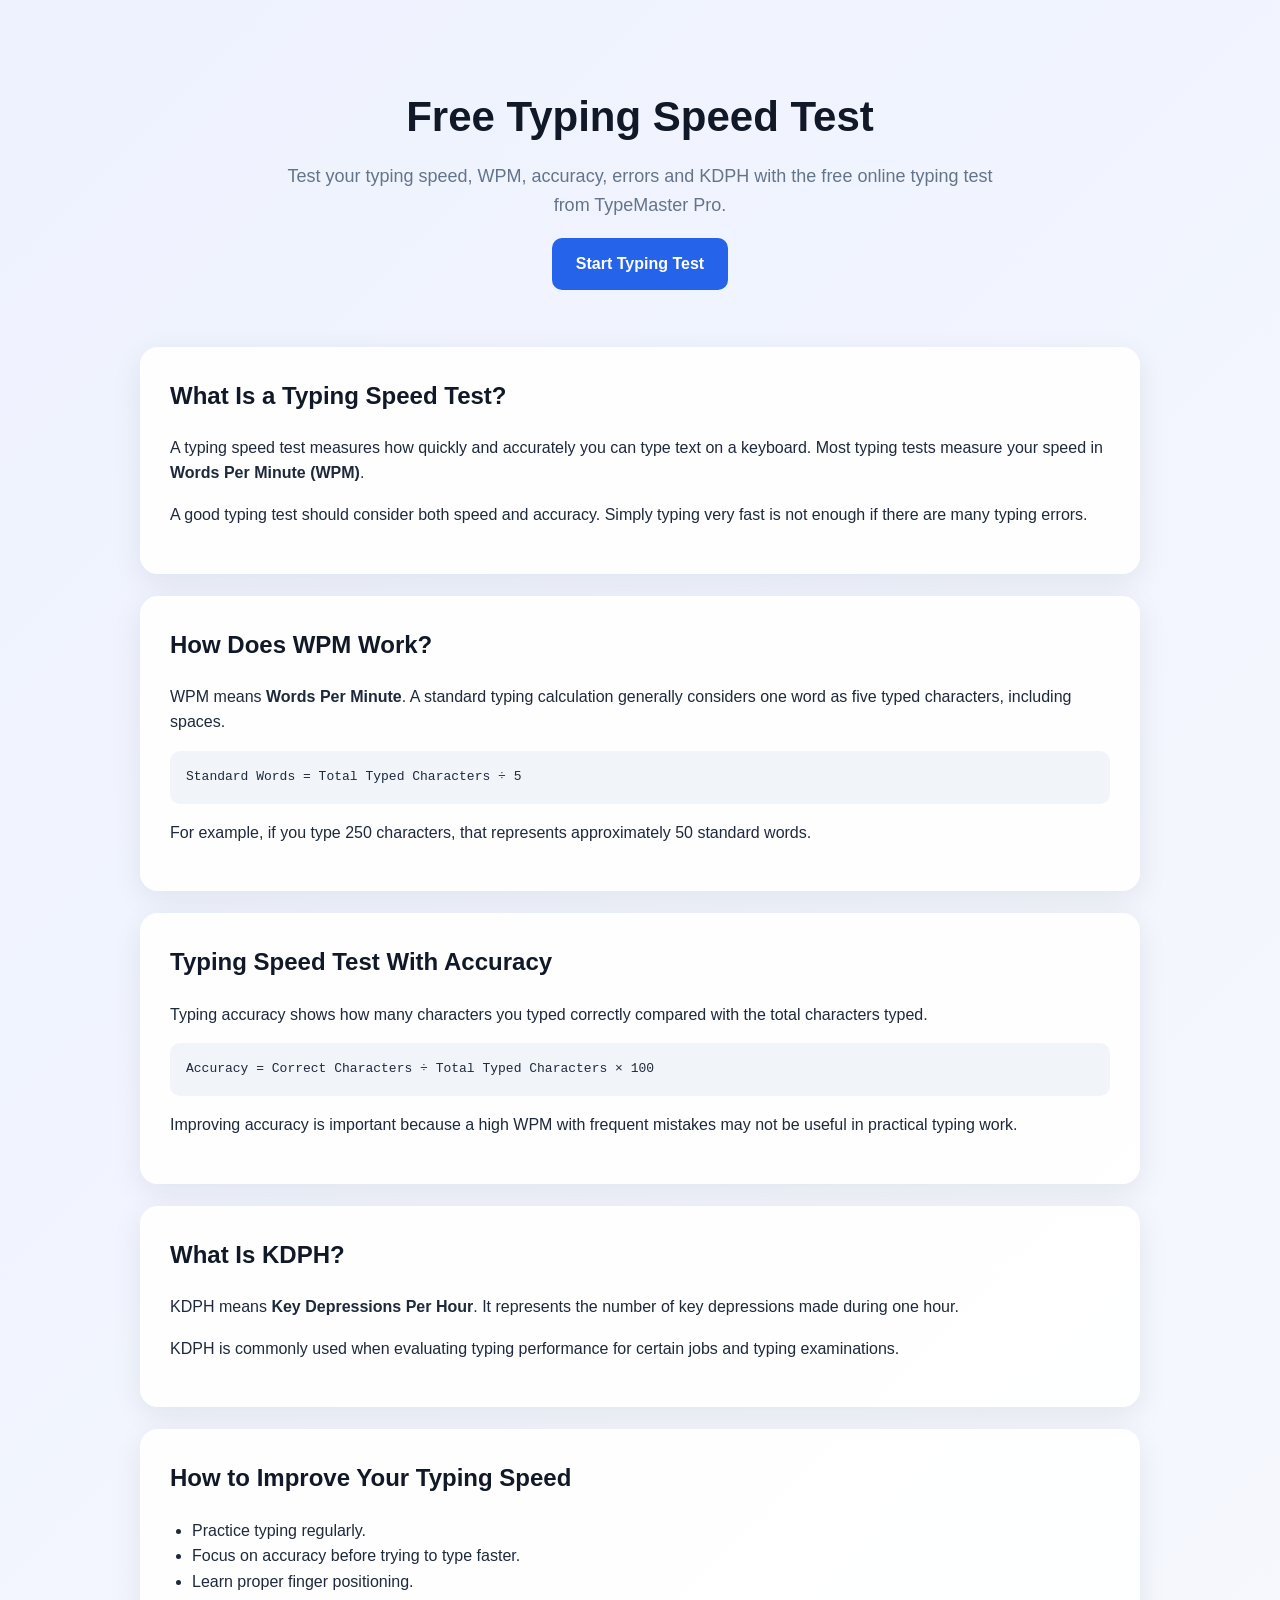
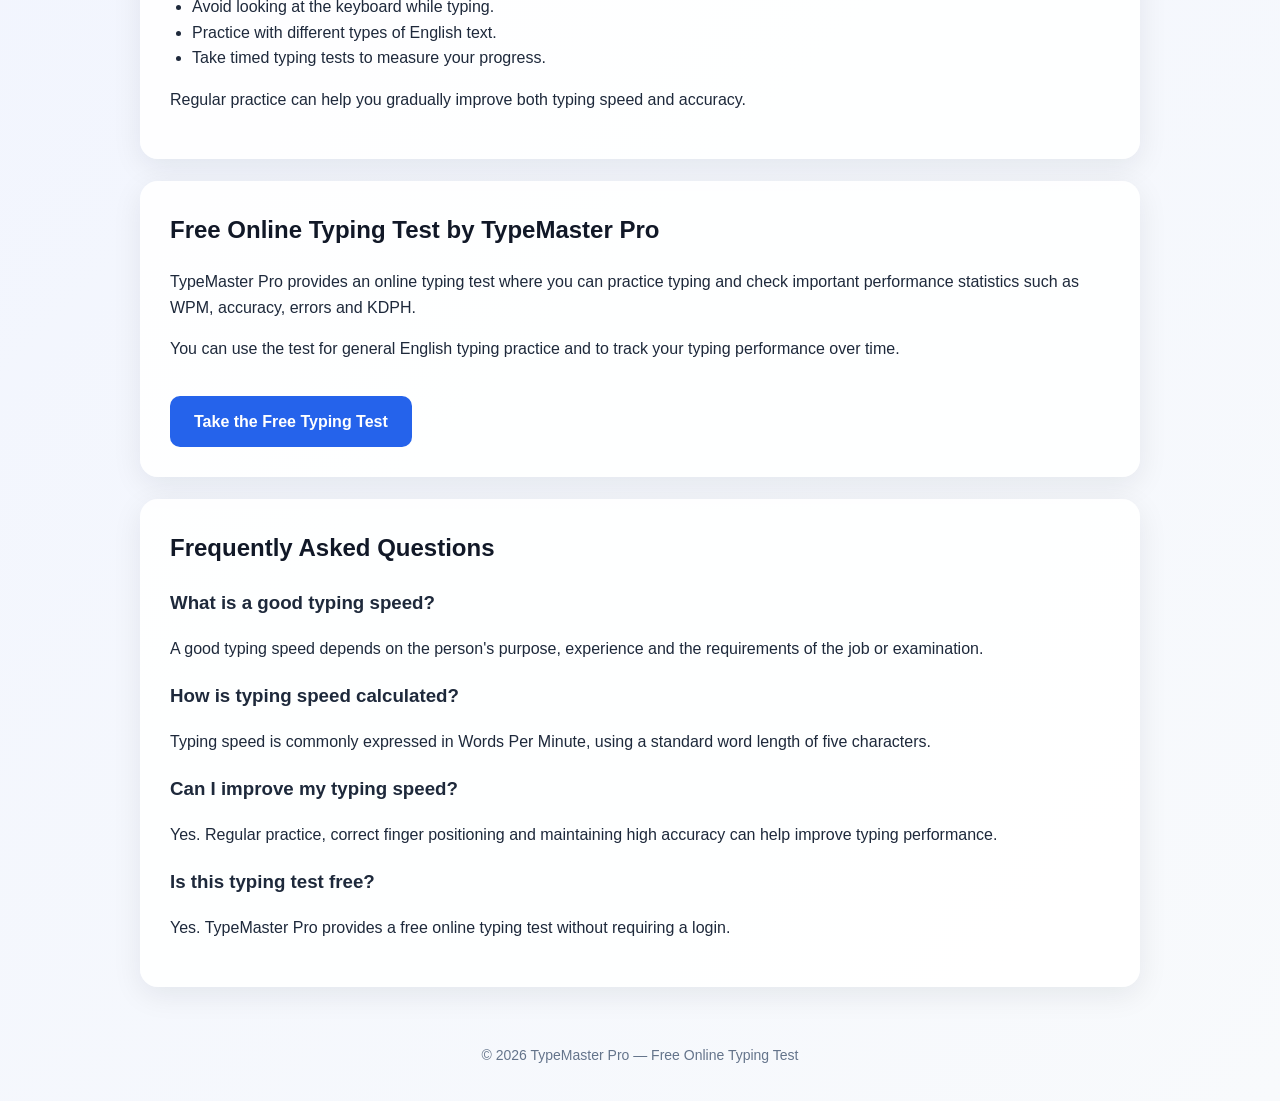
<file: typing-speed-test.html>
<!DOCTYPE html>
<html lang="en">
<head>
    <meta charset="UTF-8">

    <meta name="viewport" content="width=device-width, initial-scale=1.0">

    <title>Typing Speed Test – Free Online WPM Test | TypeMaster Pro</title>

    <meta name="description"
          content="Take a free online typing speed test and check your WPM, typing accuracy, errors and KDPH. Practice English typing and improve your typing speed with TypeMaster Pro.">

    <meta name="robots" content="index, follow">

    <link rel="canonical"
          href="https://ajpartner420.github.io/TypeMaster-Pro/typing-speed-test.html">

    <style>
        * {
            box-sizing: border-box;
        }

        body {
            margin: 0;
            font-family: Arial, sans-serif;
            background: linear-gradient(135deg, #eef2ff, #f8fafc);
            color: #1e293b;
            line-height: 1.6;
        }

        .container {
            width: min(1000px, 92%);
            margin: auto;
        }

        header {
            padding: 55px 0 35px;
            text-align: center;
        }

        h1 {
            font-size: 42px;
            margin-bottom: 12px;
            color: #111827;
        }

        .subtitle {
            font-size: 18px;
            color: #64748b;
            max-width: 720px;
            margin: auto;
        }

        .card {
            background: rgba(255,255,255,0.95);
            border-radius: 18px;
            padding: 30px;
            margin: 22px 0;
            box-shadow: 0 8px 30px rgba(15,23,42,0.08);
        }

        h2 {
            color: #111827;
            margin-top: 0;
        }

        h3 {
            color: #1e293b;
        }

        .button {
            display: inline-block;
            margin-top: 18px;
            padding: 13px 24px;
            background: #2563eb;
            color: white;
            text-decoration: none;
            border-radius: 10px;
            font-weight: bold;
        }

        .button:hover {
            background: #1d4ed8;
        }

        .formula {
            background: #f1f5f9;
            padding: 16px;
            border-radius: 10px;
            font-family: monospace;
            overflow-x: auto;
        }

        ul {
            padding-left: 22px;
        }

        footer {
            text-align: center;
            padding: 35px 0;
            color: #64748b;
            font-size: 14px;
        }

        @media (max-width: 600px) {
            h1 {
                font-size: 32px;
            }

            .card {
                padding: 22px;
            }
        }
    </style>
</head>

<body>

<div class="container">

    <header>
        <h1>Free Typing Speed Test</h1>

        <p class="subtitle">
            Test your typing speed, WPM, accuracy, errors and KDPH
            with the free online typing test from TypeMaster Pro.
        </p>

        <a class="button"
           href="https://ajpartner420.github.io/TypeMaster-Pro/">
            Start Typing Test
        </a>
    </header>


    <section class="card">
        <h2>What Is a Typing Speed Test?</h2>

        <p>
            A typing speed test measures how quickly and accurately
            you can type text on a keyboard. Most typing tests measure
            your speed in <strong>Words Per Minute (WPM)</strong>.
        </p>

        <p>
            A good typing test should consider both speed and accuracy.
            Simply typing very fast is not enough if there are many
            typing errors.
        </p>
    </section>


    <section class="card">
        <h2>How Does WPM Work?</h2>

        <p>
            WPM means <strong>Words Per Minute</strong>. A standard
            typing calculation generally considers one word as
            five typed characters, including spaces.
        </p>

        <div class="formula">
            Standard Words = Total Typed Characters ÷ 5
        </div>

        <p>
            For example, if you type 250 characters, that represents
            approximately 50 standard words.
        </p>
    </section>


    <section class="card">
        <h2>Typing Speed Test With Accuracy</h2>

        <p>
            Typing accuracy shows how many characters you typed
            correctly compared with the total characters typed.
        </p>

        <div class="formula">
            Accuracy = Correct Characters ÷ Total Typed Characters × 100
        </div>

        <p>
            Improving accuracy is important because a high WPM with
            frequent mistakes may not be useful in practical typing work.
        </p>
    </section>


    <section class="card">
        <h2>What Is KDPH?</h2>

        <p>
            KDPH means <strong>Key Depressions Per Hour</strong>.
            It represents the number of key depressions made during
            one hour.
        </p>

        <p>
            KDPH is commonly used when evaluating typing performance
            for certain jobs and typing examinations.
        </p>
    </section>


    <section class="card">
        <h2>How to Improve Your Typing Speed</h2>

        <ul>
            <li>Practice typing regularly.</li>
            <li>Focus on accuracy before trying to type faster.</li>
            <li>Learn proper finger positioning.</li>
            <li>Avoid looking at the keyboard while typing.</li>
            <li>Practice with different types of English text.</li>
            <li>Take timed typing tests to measure your progress.</li>
        </ul>

        <p>
            Regular practice can help you gradually improve both
            typing speed and accuracy.
        </p>
    </section>


    <section class="card">
        <h2>Free Online Typing Test by TypeMaster Pro</h2>

        <p>
            TypeMaster Pro provides an online typing test where you
            can practice typing and check important performance
            statistics such as WPM, accuracy, errors and KDPH.
        </p>

        <p>
            You can use the test for general English typing practice
            and to track your typing performance over time.
        </p>

        <a class="button"
           href="https://ajpartner420.github.io/TypeMaster-Pro/">
            Take the Free Typing Test
        </a>
    </section>


    <section class="card">
        <h2>Frequently Asked Questions</h2>

        <h3>What is a good typing speed?</h3>
        <p>
            A good typing speed depends on the person's purpose,
            experience and the requirements of the job or examination.
        </p>

        <h3>How is typing speed calculated?</h3>
        <p>
            Typing speed is commonly expressed in Words Per Minute,
            using a standard word length of five characters.
        </p>

        <h3>Can I improve my typing speed?</h3>
        <p>
            Yes. Regular practice, correct finger positioning and
            maintaining high accuracy can help improve typing performance.
        </p>

        <h3>Is this typing test free?</h3>
        <p>
            Yes. TypeMaster Pro provides a free online typing test
            without requiring a login.
        </p>
    </section>

</div>


<footer>
    © 2026 TypeMaster Pro — Free Online Typing Test
</footer>

</body>
</html>
</file>
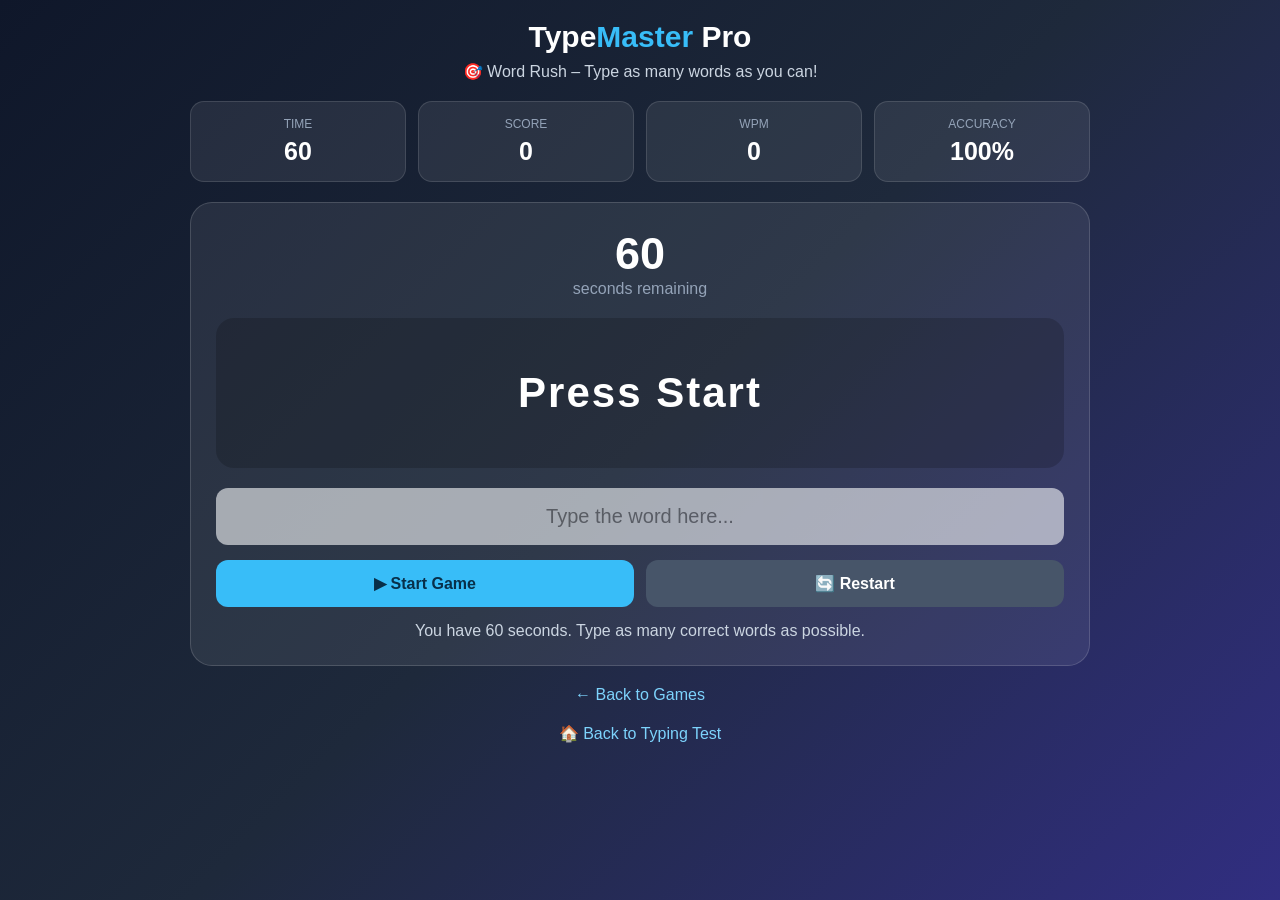
<file: word-rush.html>
<!DOCTYPE html>
<html lang="en">
<head>
<meta charset="UTF-8">
<meta name="viewport" content="width=device-width, initial-scale=1.0">

<title>Word Rush – Free Typing Game | TypeMaster Pro</title>

<meta name="description" content="Play Word Rush, a free typing game by TypeMaster Pro. Test your typing speed, accuracy and score in 60 seconds.">

<style>
*{
    box-sizing:border-box;
    margin:0;
    padding:0;
}

body{
    font-family:Arial,sans-serif;
    min-height:100vh;
    background:linear-gradient(135deg,#0f172a,#1e293b,#312e81);
    color:white;
    padding:20px;
}

.container{
    max-width:900px;
    margin:auto;
}

.header{
    text-align:center;
    margin-bottom:20px;
}

.logo{
    font-size:30px;
    font-weight:800;
}

.logo span{
    color:#38bdf8;
}

.subtitle{
    color:#cbd5e1;
    margin-top:8px;
}

.stats{
    display:grid;
    grid-template-columns:repeat(4,1fr);
    gap:12px;
    margin-bottom:20px;
}

.stat{
    background:rgba(255,255,255,.08);
    border:1px solid rgba(255,255,255,.12);
    border-radius:14px;
    padding:15px;
    text-align:center;
}

.stat-label{
    font-size:12px;
    color:#94a3b8;
    margin-bottom:6px;
}

.stat-value{
    font-size:25px;
    font-weight:bold;
}

.game-box{
    background:rgba(255,255,255,.08);
    border:1px solid rgba(255,255,255,.15);
    border-radius:22px;
    padding:25px;
}

.timer{
    text-align:center;
    margin-bottom:20px;
}

.timer-value{
    font-size:45px;
    font-weight:bold;
}

.timer-label{
    color:#94a3b8;
}

.word-area{
    min-height:150px;
    display:flex;
    align-items:center;
    justify-content:center;
    margin-bottom:20px;
    padding:20px;
    background:rgba(0,0,0,.18);
    border-radius:18px;
}

.word{
    font-size:42px;
    font-weight:bold;
    letter-spacing:2px;
}

.input-box{
    width:100%;
    padding:17px;
    border:none;
    outline:none;
    border-radius:12px;
    font-size:20px;
    text-align:center;
    background:#f8fafc;
    color:#0f172a;
}

.input-box:disabled{
    opacity:.6;
}

.buttons{
    display:flex;
    gap:12px;
    margin-top:15px;
}

button{
    flex:1;
    padding:14px;
    border:none;
    border-radius:12px;
    font-size:16px;
    font-weight:bold;
    cursor:pointer;
}

.start-btn{
    background:#38bdf8;
    color:#082f49;
}

.restart-btn{
    background:#475569;
    color:white;
}

.result{
    display:none;
    margin-top:20px;
    padding:22px;
    border-radius:16px;
    background:rgba(56,189,248,.1);
    text-align:center;
}

.result h2{
    margin-bottom:15px;
}

.result-grid{
    display:grid;
    grid-template-columns:repeat(3,1fr);
    gap:12px;
}

.result-item{
    padding:14px;
    background:rgba(255,255,255,.07);
    border-radius:12px;
}

.result-number{
    font-size:25px;
    font-weight:bold;
}

.result-label{
    color:#94a3b8;
    font-size:12px;
    margin-top:5px;
}

.message{
    text-align:center;
    margin-top:15px;
    color:#cbd5e1;
}

.back{
    display:block;
    text-align:center;
    color:#7dd3fc;
    text-decoration:none;
    margin-top:20px;
}

@media(max-width:650px){

    .stats{
        grid-template-columns:repeat(2,1fr);
    }

    .word{
        font-size:32px;
    }

    .result-grid{
        grid-template-columns:1fr;
    }

    .game-box{
        padding:15px;
    }
}
</style>
</head>

<body>

<div class="container">

    <div class="header">
        <div class="logo">
            Type<span>Master</span> Pro
        </div>

        <div class="subtitle">
            🎯 Word Rush – Type as many words as you can!
        </div>
    </div>


    <div class="stats">

        <div class="stat">
            <div class="stat-label">TIME</div>
            <div class="stat-value" id="time">60</div>
        </div>

        <div class="stat">
            <div class="stat-label">SCORE</div>
            <div class="stat-value" id="score">0</div>
        </div>

        <div class="stat">
            <div class="stat-label">WPM</div>
            <div class="stat-value" id="wpm">0</div>
        </div>

        <div class="stat">
            <div class="stat-label">ACCURACY</div>
            <div class="stat-value" id="accuracy">100%</div>
        </div>

    </div>


    <div class="game-box">

        <div class="timer">
            <div class="timer-value" id="timerDisplay">60</div>
            <div class="timer-label">seconds remaining</div>
        </div>


        <div class="word-area">

            <div class="word" id="word">
                Press Start
            </div>

        </div>


        <input
            type="text"
            id="typingInput"
            class="input-box"
            placeholder="Type the word here..."
            autocomplete="off"
            disabled
        >


        <div class="buttons">

            <button
                class="start-btn"
                id="startBtn"
                onclick="startGame()">
                ▶ Start Game
            </button>

            <button
                class="restart-btn"
                onclick="restartGame()">
                🔄 Restart
            </button>

        </div>


        <div class="message" id="message">
            You have 60 seconds. Type as many correct words as possible.
        </div>


        <div class="result" id="result">

            <h2>🏆 Game Over!</h2>

            <div class="result-grid">

                <div class="result-item">
                    <div class="result-number" id="finalScore">0</div>
                    <div class="result-label">SCORE</div>
                </div>

                <div class="result-item">
                    <div class="result-number" id="finalWpm">0</div>
                    <div class="result-label">WPM</div>
                </div>

                <div class="result-item">
                    <div class="result-number" id="finalAccuracy">0%</div>
                    <div class="result-label">ACCURACY</div>
                </div>

            </div>

            <br>

            <div id="bestMessage"></div>

        </div>

    </div>


    <a class="back" href="games.html">
        ← Back to Games
    </a>

    <a class="back" href="index.html">
        🏠 Back to Typing Test
    </a>

</div>


<script>

const words = [

"apple","orange","banana","computer","keyboard","mouse",
"screen","window","school","student","teacher","typing",
"practice","learning","future","success","speed","accuracy",
"challenge","master","online","website","internet","program",
"coding","javascript","browser","information","office","company",
"worker","manager","project","system","technology","business",
"people","country","world","simple","better","strong","power",
"quick","smart","happy","great","today","morning","evening",
"friend","family","house","water","music","game","player",
"score","level","target","result","answer","question","language",
"english","india","gujarat","typingmaster","lesson","exercise",
"correct","focus","finger","letter","number","word","sentence"

];

let currentWord = "";
let timeLeft = 60;
let score = 0;
let correctWords = 0;
let totalAttempts = 0;
let gameRunning = false;
let timerInterval;


/* ELEMENTS */

const timeElement =
    document.getElementById("time");

const timerDisplay =
    document.getElementById("timerDisplay");

const scoreElement =
    document.getElementById("score");

const wpmElement =
    document.getElementById("wpm");

const accuracyElement =
    document.getElementById("accuracy");

const wordElement =
    document.getElementById("word");

const inputElement =
    document.getElementById("typingInput");

const startButton =
    document.getElementById("startBtn");

const messageElement =
    document.getElementById("message");

const resultElement =
    document.getElementById("result");


/* RANDOM WORD */

function randomWord(){

    const index =
        Math.floor(Math.random() * words.length);

    return words[index];

}


/* NEXT WORD */

function showNextWord(){

    currentWord = randomWord();

    wordElement.textContent = currentWord;

    inputElement.value = "";

}


/* START GAME */

function startGame(){

    if(gameRunning) return;

    gameRunning = true;

    timeLeft = 60;
    score = 0;
    correctWords = 0;
    totalAttempts = 0;

    resultElement.style.display = "none";

    inputElement.disabled = false;

    inputElement.focus();

    startButton.disabled = true;

    startButton.textContent =
        "🎮 Game Running";

    scoreElement.textContent = "0";

    wpmElement.textContent = "0";

    accuracyElement.textContent = "100%";

    timeElement.textContent = "60";

    timerDisplay.textContent = "60";

    messageElement.textContent =
        "Go! Type the words as quickly and accurately as possible.";

    showNextWord();


    timerInterval = setInterval(function(){

        timeLeft--;

        timeElement.textContent =
            timeLeft;

        timerDisplay.textContent =
            timeLeft;

        updateWPM();


        if(timeLeft <= 0){

            endGame();

        }

    },1000);

}


/* ENTER KEY */

inputElement.addEventListener(
    "keydown",
    function(event){

        if(!gameRunning) return;

        if(event.key === "Enter"){

            event.preventDefault();

            checkWord();

        }

    }
);


/* CHECK WORD */

function checkWord(){

    const typed =
        inputElement.value.trim();

    if(typed === "") return;

    totalAttempts++;


    if(
        typed.toLowerCase() ===
        currentWord.toLowerCase()
    ){

        correctWords++;

        score += 10;

        messageElement.textContent =
            "✅ Correct!";

    }
    else{

        messageElement.textContent =
            "❌ Wrong word!";

    }


    scoreElement.textContent =
        score;

    updateAccuracy();

    showNextWord();

}


/* ACCURACY */

function updateAccuracy(){

    if(totalAttempts === 0){

        accuracyElement.textContent =
            "100%";

        return;

    }


    const accuracy =
        Math.round(
            (correctWords / totalAttempts) * 100
        );


    accuracyElement.textContent =
        accuracy + "%";

}


/* WPM */

function updateWPM(){

    const elapsedSeconds =
        60 - timeLeft;

    if(elapsedSeconds <= 0){

        wpmElement.textContent = "0";

        return;

    }


    const minutes =
        elapsedSeconds / 60;


    const wpm =
        Math.round(correctWords / minutes);


    wpmElement.textContent =
        wpm;

}


/* ACHIEVEMENT SYSTEM */

function unlockAchievement(id){

    const key =
        "tm_achievement_" + id;

    const alreadyUnlocked =
        localStorage.getItem(key) === "true";


    if(!alreadyUnlocked){

        localStorage.setItem(key,"true");

        showAchievementPopup(id);

    }

}


/* ACHIEVEMENT POPUP */

function showAchievementPopup(id){

    const names = {

        firstGame:
            "🎮 First Game",

        tenWords:
            "🎯 Word Starter",

        twentyWpm:
            "⚡ Speed Runner",

        thirtyWpm:
            "🔥 Fast Typist",

        fiftyWpm:
            "🚀 Speed Master",

        accuracy95:
            "🎯 Sharp Fingers",

        accuracy100:
            "💯 Perfect Typist",

        score100:
            "🏆 Score Hunter",

        typingMaster:
            "👑 Typing Master"

    };


    const popup =
        document.createElement("div");


    popup.style.position = "fixed";

    popup.style.top = "25px";

    popup.style.right = "25px";

    popup.style.zIndex = "9999";

    popup.style.background =
        "rgba(15,23,42,.97)";

    popup.style.border =
        "1px solid rgba(56,189,248,.5)";

    popup.style.borderRadius = "16px";

    popup.style.padding = "18px 22px";

    popup.style.boxShadow =
        "0 15px 40px rgba(0,0,0,.4)";

    popup.style.color = "white";

    popup.style.fontWeight = "bold";

    popup.innerHTML =
        "🏆 Achievement Unlocked!<br><br>" +
        (names[id] || id);


    document.body.appendChild(popup);


    setTimeout(function(){

        popup.style.transition =
            "opacity .5s";

        popup.style.opacity = "0";


        setTimeout(function(){

            popup.remove();

        },500);

    },2500);

}


/* CHECK ACHIEVEMENTS */

function checkAchievements(){

    const finalWPM =
        parseInt(wpmElement.textContent) || 0;


    const finalAccuracy =
        parseInt(
            accuracyElement.textContent
        ) || 0;


    /* First Game */

    unlockAchievement("firstGame");


    /* 10 CORRECT WORDS */

    if(correctWords >= 10){

        unlockAchievement("tenWords");

    }


    /* WPM */

    if(finalWPM >= 20){

        unlockAchievement("twentyWpm");

    }


    if(finalWPM >= 30){

        unlockAchievement("thirtyWpm");

    }


    if(finalWPM >= 50){

        unlockAchievement("fiftyWpm");

    }


    /* ACCURACY */

    if(finalAccuracy >= 95){

        unlockAchievement("accuracy95");

    }


    if(finalAccuracy === 100){

        unlockAchievement("accuracy100");

    }


    /* SCORE */

    if(score >= 100){

        unlockAchievement("score100");

    }


    /* TYPING MASTER */

    let unlockedCount = 0;


    const achievementList = [

        "firstGame",
        "tenWords",
        "twentyWpm",
        "thirtyWpm",
        "fiftyWpm",
        "accuracy95",
        "accuracy100",
        "score100"

    ];


    achievementList.forEach(function(id){

        if(
            localStorage.getItem(
                "tm_achievement_" + id
            ) === "true"
        ){

            unlockedCount++;

        }

    });


    if(unlockedCount >= 5){

        unlockAchievement(
            "typingMaster"
        );

    }

}


/* END GAME */

function endGame(){

    clearInterval(timerInterval);

    gameRunning = false;

    inputElement.disabled = true;

    startButton.disabled = false;

    startButton.textContent =
        "▶ Start Game";

    wordElement.textContent =
        "GAME OVER";

    messageElement.textContent =
        "Great job! Try again and beat your high score.";


    updateAccuracy();

    updateWPM();


    const finalWPM =
        parseInt(wpmElement.textContent) || 0;


    const finalAccuracy =
        accuracyElement.textContent;


    document.getElementById(
        "finalScore"
    ).textContent = score;


    document.getElementById(
        "finalWpm"
    ).textContent = finalWPM;


    document.getElementById(
        "finalAccuracy"
    ).textContent = finalAccuracy;


    let bestScore =
        parseInt(
            localStorage.getItem(
                "tm_word_rush_best"
            ) || "0"
        );


    if(score > bestScore){

        bestScore = score;

        localStorage.setItem(
            "tm_word_rush_best",
            bestScore
        );

        document.getElementById(
            "bestMessage"
        ).textContent =
            "🎉 NEW HIGH SCORE: " +
            bestScore;

    }
    else{

        document.getElementById(
            "bestMessage"
        ).textContent =
            "🏆 Best Score: " +
            bestScore;

    }


    resultElement.style.display =
        "block";


    /* SAVE BEST WPM */

    let oldBestWpm =
        parseInt(
            localStorage.getItem(
                "tm_word_rush_best_wpm"
            ) || "0"
        );


    if(finalWPM > oldBestWpm){

        localStorage.setItem(
            "tm_word_rush_best_wpm",
            finalWPM
        );

    }


    /* ACHIEVEMENTS */

    checkAchievements();

}


/* RESTART */

function restartGame(){

    clearInterval(timerInterval);

    gameRunning = false;

    timeLeft = 60;

    score = 0;

    correctWords = 0;

    totalAttempts = 0;


    inputElement.disabled = true;

    inputElement.value = "";


    startButton.disabled = false;

    startButton.textContent =
        "▶ Start Game";


    timeElement.textContent = "60";

    timerDisplay.textContent = "60";

    scoreElement.textContent = "0";

    wpmElement.textContent = "0";

    accuracyElement.textContent = "100%";

    wordElement.textContent =
        "Press Start";


    messageElement.textContent =
        "You have 60 seconds. Type as many correct words as possible.";


    resultElement.style.display =
        "none";

}

</script>

</body>
</html>
</file>
<file: theme.css>
:root{
    --bg:#eef2ff;
    --bg2:#eef2ff;
    --text:#111827;
    --muted:#64748b;
    --card:rgba(255,255,255,.62);
    --card-solid:#ffffff;
    --border:rgba(255,255,255,.70);
    --input:rgba(255,255,255,.55);
    --accent:#6366f1;
    --accent2:#8b5cf6;
    --danger:#ef4444;
    --success:#16a34a;
    --shadow:0 20px 60px rgba(15,23,42,.12);
    --header:rgba(255,255,255,.15);
}

body.dark,
body.dark-mode{
    --bg:#11172a;
    --bg2:#181f38;

    --text:#f8fafc;
    --muted:#b8c2d8;

    --card:rgba(30,38,65,.88);
    --card-solid:#1e2641;

    --border:rgba(148,163,184,.22);

    --input:rgba(25,32,55,.90);

    --accent:#818cf8;
    --accent2:#a78bfa;

    --shadow:0 20px 60px rgba(0,0,0,.22);

    --header:rgba(17,23,42,.88);
}

*{box-sizing:border-box}
html{scroll-behavior:smooth}

body{
    margin:0;

    background:
        radial-gradient(
            circle at 10% 10%,
            rgba(99,102,241,.18),
            transparent 30%
        ),
        radial-gradient(
            circle at 90% 20%,
            rgba(139,92,246,.14),
            transparent 30%
        ),
        linear-gradient(
            135deg,
            var(--bg),
            var(--bg2)
        );

    color:var(--text);

    font-family:Inter,Segoe UI,Arial,sans-serif;

    min-height:100vh;

    transition:
        background .3s,
        color .3s;
}

a{color:inherit}

/* Common TypeMaster Pro Header */
.tm-header{
    position:sticky;
    top:0;
    z-index:1000;
    background:var(--header);
    backdrop-filter:blur(18px);
    -webkit-backdrop-filter:blur(18px);
    border-bottom:1px solid var(--border);
}

.tm-nav{
    max-width:1200px;
    margin:auto;
    min-height:72px;
    padding:10px 18px;
    display:flex;
    align-items:center;
    justify-content:space-between;
    gap:16px;
}

.tm-logo{
    text-decoration:none;
    font-size:22px;
    font-weight:800;
    white-space:nowrap;
    color:var(--text);
}

.tm-nav-right{
    display:flex;
    align-items:center;
    gap:8px;
    min-width:0;
}

.tm-menu{
    display:flex;
    align-items:center;
    gap:4px;
    overflow-x:auto;
    scrollbar-width:none;
}

.tm-menu::-webkit-scrollbar{display:none}

.tm-menu a{
    text-decoration:none;
    color:var(--text);
    font-weight:700;
    font-size:14px;
    padding:9px 11px;
    border-radius:10px;
    white-space:nowrap;
    transition:.2s;
}

.tm-menu a:hover,
.tm-menu a.active{
    background:rgba(99,102,241,.12);
    color:var(--accent);
}

.tm-theme-btn{
    border:1px solid var(--border);
    cursor:pointer;
    width:42px;
    height:42px;
    border-radius:14px;
    background:var(--card);
    color:var(--text);
    box-shadow:var(--shadow);
    font-size:18px;
    flex:0 0 auto;
}

/* Shared cards / buttons */
.tm-container{width:min(1120px,calc(100% - 32px));margin:0 auto}

.tm-card{
    background:var(--card);
    border:1px solid var(--border);
    border-radius:26px;
    box-shadow:var(--shadow);
    backdrop-filter:blur(22px);
    -webkit-backdrop-filter:blur(22px);
}

.tm-btn{
    display:inline-flex;
    align-items:center;
    justify-content:center;
    gap:8px;
    border:0;
    border-radius:14px;
    padding:13px 22px;
    font-weight:800;
    text-decoration:none;
    cursor:pointer;
    transition:transform .15s,box-shadow .15s;
}

.tm-btn:hover{transform:translateY(-1px)}

.tm-btn-primary{
    background:linear-gradient(135deg,var(--accent),var(--accent2));
    color:#fff;
    box-shadow:0 8px 20px rgba(99,102,241,.25);
}

.tm-btn-secondary{
    background:var(--card);
    color:var(--text);
    border:1px solid var(--border);
}

.tm-muted{color:var(--muted)}

@media(max-width:900px){
    .tm-nav{min-height:62px;padding:8px 12px}
    .tm-logo{font-size:19px}
    .tm-nav-right{flex:1;justify-content:flex-end}
    .tm-menu{max-width:68vw}
}

@media(max-width:600px){
    .tm-nav{gap:8px}
    .tm-logo{font-size:17px}
    .tm-menu{max-width:58vw}
    .tm-menu a{font-size:13px;padding:8px 9px}
    .tm-theme-btn{width:38px;height:38px}
    .tm-container{width:min(100% - 20px,1120px)}
      }
</file>
